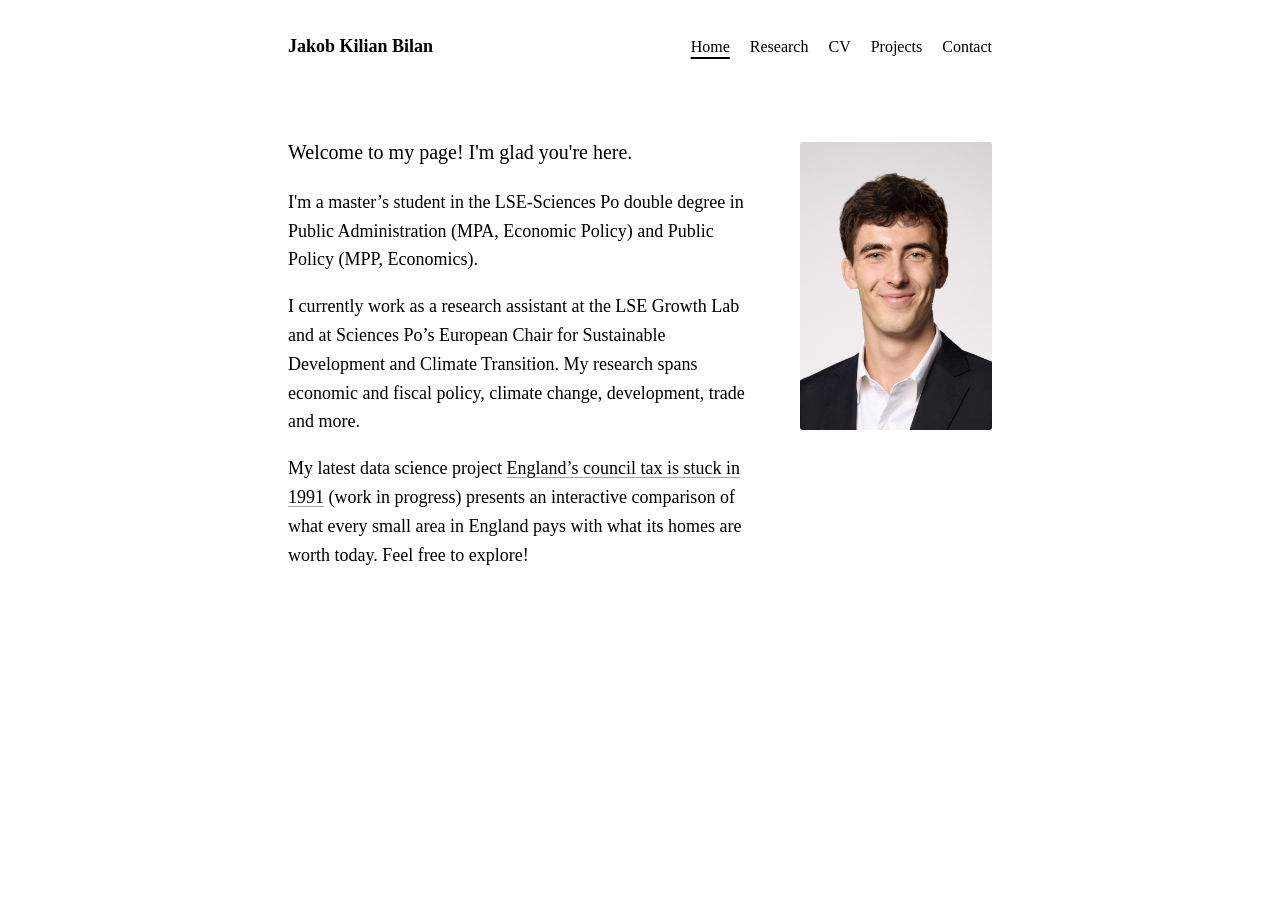
<file: index.html>
<!DOCTYPE html>
<html lang="en">

<head>
    <meta charset="utf-8">
    <meta name="viewport" content="width=device-width, initial-scale=1">
    <title>Jakob Kilian Bilan | MPP Economics, MPA Economic Policy</title>
    <meta name="description" content="Jakob Kilian Bilan studies in the LSE–Sciences Po Double Master’s in Public Policy (MPP, Economics) and Public Administration (MPA, Economic Policy). He works as a research assistant at the LSE Growth Lab and Sciences Po’s European Chair for Sustainable Development and Climate Transition.">
    <meta name="author" content="Jakob Kilian Bilan">
    <link rel="canonical" href="https://jakobbilan.github.io/">
    <meta property="og:type" content="profile">
    <meta property="og:site_name" content="Jakob Kilian Bilan">
    <meta property="og:title" content="Jakob Kilian Bilan">
    <meta property="og:description" content="Jakob Kilian Bilan studies in the LSE–Sciences Po Double Master’s in Public Policy (MPP, Economics) and Public Administration (MPA, Economic Policy). He works as a research assistant at the LSE Growth Lab and Sciences Po’s European Chair for Sustainable Development and Climate Transition.">
    <meta property="og:url" content="https://jakobbilan.github.io/">
    <meta property="og:image" content="https://jakobbilan.github.io/assets/social/site-card.png">
    <meta property="og:image:width" content="1200">
    <meta property="og:image:height" content="630">
    <meta property="og:image:alt" content="Jakob Kilian Bilan (LSE MPA in Economic Policy, Sciences Po MPP in Economics)">
    <meta property="og:locale" content="en_GB">
    <meta name="twitter:card" content="summary_large_image">
    <link rel="icon" href="favicon.ico" sizes="48x48">
    <link rel="icon" href="assets/icons/favicon.svg" type="image/svg+xml">
    <link rel="icon" href="assets/icons/favicon-96.png" type="image/png" sizes="96x96">
    <link rel="apple-touch-icon" href="assets/icons/apple-touch-icon.png">
    <meta name="theme-color" content="#ffffff">
    <script type="application/ld+json">
    {
      "@context": "https://schema.org",
      "@graph": [
        {
          "@type": "Person",
          "@id": "https://jakobbilan.github.io/#person",
          "name": "Jakob Kilian Bilan",
          "alternateName": "Jakob Bilan",
          "givenName": "Jakob",
          "familyName": "Bilan",
          "url": "https://jakobbilan.github.io/",
          "image": "https://jakobbilan.github.io/Jakob_Bilan_LSE.jpg",
          "description": "Jakob Kilian Bilan studies in the LSE–Sciences Po Double Master’s in Public Policy (MPP, Economics) and Public Administration (MPA, Economic Policy). He works as a research assistant at the LSE Growth Lab and Sciences Po’s European Chair for Sustainable Development and Climate Transition.",
          "jobTitle": "Research Assistant",
          "worksFor": [
            {
              "@type": "Organization",
              "name": "LSE Growth Lab",
              "url": "https://www.lse.ac.uk/school-of-public-policy/research/lse-growth-lab"
            },
            {
              "@type": "Organization",
              "name": "European Chair for Sustainable Development and Climate Transition, Sciences Po",
              "url": "https://www.sciencespo.fr/psia/chair-sustainable-development/"
            }
          ],
          "affiliation": [
            {
              "@type": "CollegeOrUniversity",
              "name": "London School of Economics and Political Science",
              "url": "https://www.lse.ac.uk/"
            },
            {
              "@type": "CollegeOrUniversity",
              "name": "Sciences Po",
              "url": "https://www.sciencespo.fr/"
            }
          ],
          "alumniOf": {
            "@type": "CollegeOrUniversity",
            "name": "Freie Universität Berlin",
            "url": "https://www.fu-berlin.de/"
          },
          "knowsAbout": [
            "Economic policy",
            "Climate economics",
            "Climate policy",
            "International development",
            "Public finance",
            "Data visualisation"
          ],
          "sameAs": [
            "https://www.linkedin.com/in/jakob-kilian-bilan-1225412a6/",
            "https://github.com/jakobbilan"
          ]
        },
        {
          "@type": "WebSite",
          "@id": "https://jakobbilan.github.io/#website",
          "url": "https://jakobbilan.github.io/",
          "name": "Jakob Kilian Bilan",
          "inLanguage": "en",
          "publisher": {
            "@id": "https://jakobbilan.github.io/#person"
          },
          "alternateName": "Jakob Bilan"
        },
        {
          "@type": "ProfilePage",
          "@id": "https://jakobbilan.github.io/#page",
          "url": "https://jakobbilan.github.io/",
          "name": "Jakob Kilian Bilan",
          "mainEntity": {
            "@id": "https://jakobbilan.github.io/#person"
          },
          "isPartOf": {
            "@id": "https://jakobbilan.github.io/#website"
          }
        }
      ]
    }
    </script>
    <link rel="stylesheet" href="style.css">
    <style>
        /* Home page only: the name in the header is also the page heading, so it keeps the header's size */
        .home-name {
            margin: 0;
            font-size: inherit;
            font-weight: inherit;
            line-height: inherit;
        }

        /* Portrait, right-hand side. Phones: floats beside the opening lines, text wraps around it */
        main.home {
            display: flow-root;
        }

        .portrait {
            float: right;
            width: 36%;
            max-width: 9.5rem;
            margin: 1.55rem 0 0.75rem 1.25rem;
        }

        .portrait img {
            display: block;
            width: 100%;
            height: auto;
            border-radius: 3px;
        }

        /* Tablets and computers: text in the left column, portrait in its own column on the right */
        @media (min-width: 40rem) {
            main.home {
                display: grid;
                grid-template-columns: minmax(0, 1fr) 12rem;
                column-gap: 2.75rem;
                align-items: start;
            }

            main.home > .intro {
                grid-column: 1;
                grid-row: 1;
            }

            main.home > .portrait {
                grid-column: 2;
                grid-row: 1;
                float: none;
                width: auto;
                max-width: none;
                margin: 1.6rem 0 0;
            }
        }
    </style>
</head>

<body>
    <!-- Site header, same on every page; on this page the name is also the main heading -->
    <header>
        <h1 class="home-name"><a class="site-name" href="index.html">Jakob Kilian Bilan</a></h1>
        <nav>
            <a href="index.html" aria-current="page">Home</a>
            <a href="research.html">Research</a>
            <a href="cv.html">CV</a>
            <a href="projects.html">Projects</a>
            <a href="contact.html">Contact</a>
        </nav>
    </header>

    <main class="home">
        <figure class="portrait">
            <img src="Jakob_Bilan_LSE.jpg" alt="Portrait of Jakob Kilian Bilan" width="668" height="1001" fetchpriority="high" decoding="async">
        </figure>
        <div class="intro">
            <p class="lede">Welcome to my page! I'm glad you're here.</p>
            <p>I'm a master’s student in the LSE-Sciences Po double degree in Public Administration (MPA, Economic Policy) and Public Policy (MPP, Economics).</p>
            <p>I currently work as a research assistant at the LSE Growth Lab and at Sciences Po’s European Chair for Sustainable Development and Climate Transition. My research spans economic and fiscal policy, climate change, development, trade and more.</p>
            <p>My latest data science project <a href="project.html">England’s council tax is stuck in 1991</a> (work in progress) presents an interactive comparison of what every small area in England pays with what its homes are worth today. Feel free to explore!</p>
        </div>
    </main>
</body>
</html>
</file>
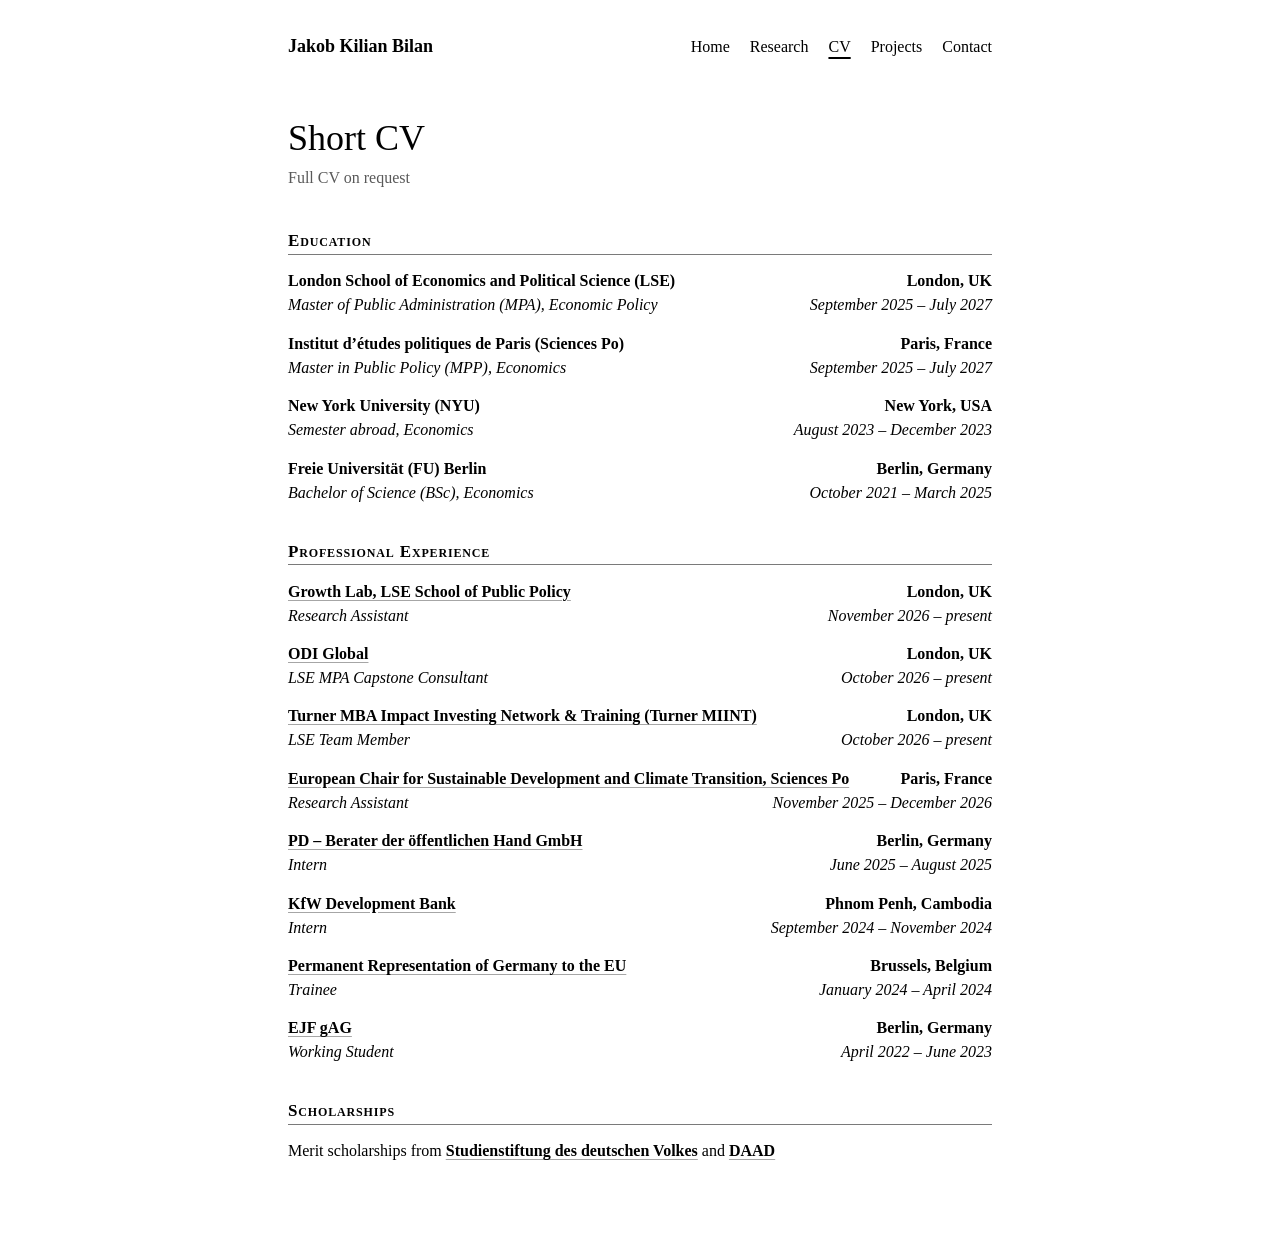
<file: cv.html>
<!DOCTYPE html>
<html lang="en">

<head>
    <meta charset="utf-8">
    <meta name="viewport" content="width=device-width, initial-scale=1">
    <title>CV | Jakob Kilian Bilan</title>
    <!-- Search and sharing -->
    <meta name="description" content="CV of Jakob Kilian Bilan: MPA in Economic Policy at LSE, MPP in Economics at Sciences Po, BSc in Economics from FU Berlin; research and policy roles.">
    <meta name="author" content="Jakob Kilian Bilan">
    <link rel="canonical" href="https://jakobbilan.github.io/cv.html">
    <meta property="og:type" content="profile">
    <meta property="og:site_name" content="Jakob Kilian Bilan">
    <meta property="og:title" content="CV">
    <meta property="og:description" content="CV of Jakob Kilian Bilan: MPA in Economic Policy at LSE, MPP in Economics at Sciences Po, BSc in Economics from FU Berlin; research and policy roles.">
    <meta property="og:url" content="https://jakobbilan.github.io/cv.html">
    <meta property="og:image" content="https://jakobbilan.github.io/assets/social/site-card.png">
    <meta property="og:image:width" content="1200">
    <meta property="og:image:height" content="630">
    <meta property="og:image:alt" content="Jakob Kilian Bilan: economic policy, LSE and Sciences Po">
    <meta property="og:locale" content="en_GB">
    <meta name="twitter:card" content="summary_large_image">
    <link rel="icon" href="favicon.ico" sizes="48x48">
    <link rel="icon" href="assets/icons/favicon.svg" type="image/svg+xml">
    <link rel="icon" href="assets/icons/favicon-96.png" type="image/png" sizes="96x96">
    <link rel="apple-touch-icon" href="assets/icons/apple-touch-icon.png">
    <meta name="theme-color" content="#ffffff">
    <script type="application/ld+json">
    {
      "@context": "https://schema.org",
      "@graph": [
        {
          "@type": "Person",
          "@id": "https://jakobbilan.github.io/#person",
          "name": "Jakob Kilian Bilan",
          "url": "https://jakobbilan.github.io/",
          "sameAs": [
            "https://www.linkedin.com/in/jakob-kilian-bilan-1225412a6/",
            "https://github.com/jakobbilan"
          ]
        },
        {
          "@type": "WebPage",
          "@id": "https://jakobbilan.github.io/cv.html#page",
          "url": "https://jakobbilan.github.io/cv.html",
          "name": "CV",
          "isPartOf": {
            "@id": "https://jakobbilan.github.io/#website"
          },
          "about": {
            "@id": "https://jakobbilan.github.io/#person"
          }
        }
      ]
    }
    </script>
    <link rel="stylesheet" href="style.css">
</head>

<body>
    <!-- Site header, same on every page; aria-current marks this page in the menu -->
    <header>
        <a class="site-name" href="index.html">Jakob Kilian Bilan</a>
        <nav>
            <a href="index.html">Home</a>
            <a href="research.html">Research</a>
            <a href="cv.html" aria-current="page">CV</a>
            <a href="projects.html">Projects</a>
            <a href="contact.html">Contact</a>
        </nav>
    </header>

    <!-- Each entry: organisation | place (bold), then role | dates (italic) -->
    <main class="cv">
        <!-- Page title with a grey note beneath, as on the portfolio page -->
        <hgroup>
            <h1>Short CV</h1>
            <p>Full CV on request</p>
        </hgroup>

        <section>
            <h2>Education</h2>

            <div class="entry">
                <div class="line org"><span>London School of Economics and Political Science (LSE)</span><span>London, UK</span></div>
                <div class="line role"><span>Master of Public Administration (MPA), Economic Policy</span><span>September 2025 – July 2027</span></div>
            </div>

            <div class="entry">
                <div class="line org"><span>Institut d’études politiques de Paris (Sciences Po)</span><span>Paris, France</span></div>
                <div class="line role"><span>Master in Public Policy (MPP), Economics</span><span>September 2025 – July 2027</span></div>
            </div>

            <div class="entry">
                <div class="line org"><span>New York University (NYU)</span><span>New York, USA</span></div>
                <div class="line role"><span>Semester abroad, Economics</span><span>August 2023 – December 2023</span></div>
            </div>

            <div class="entry">
                <div class="line org"><span>Freie Universität (FU) Berlin</span><span>Berlin, Germany</span></div>
                <div class="line role"><span>Bachelor of Science (BSc), Economics</span><span>October 2021 – March 2025</span></div>
            </div>
        </section>

        <section>
            <h2>Professional Experience</h2>

            <div class="entry">
                <div class="line org"><a href="https://www.lse.ac.uk/school-of-public-policy/research/lse-growth-lab">Growth Lab, LSE School of Public Policy</a><span>London, UK</span></div>
                <div class="line role"><span>Research Assistant</span><span>November 2026 – present</span></div>
            </div>

            <div class="entry">
                <div class="line org"><a href="https://odi.org/">ODI Global</a><span>London, UK</span></div>
                <div class="line role"><span>LSE MPA Capstone Consultant</span><span>October 2026 – present</span></div>
            </div>

            <div class="entry">
                <div class="line org"><a href="https://www.turnermiint.org/">Turner MBA Impact Investing Network &amp; Training (Turner MIINT)</a><span>London, UK</span></div>
                <div class="line role"><span>LSE Team Member</span><span>October 2026 – present</span></div>
            </div>

            <div class="entry">
                <div class="line org"><a href="https://www.sciencespo.fr/psia/chair-sustainable-development/">European Chair for Sustainable Development and Climate Transition, Sciences Po</a><span>Paris, France</span></div>
                <div class="line role"><span>Research Assistant</span><span>November 2025 – December 2026</span></div>
            </div>

            <div class="entry">
                <div class="line org"><a href="https://www.pd-g.de/en/">PD – Berater der öffentlichen Hand GmbH</a><span>Berlin, Germany</span></div>
                <div class="line role"><span>Intern</span><span>June 2025 – August 2025</span></div>
            </div>

            <div class="entry">
                <div class="line org"><a href="https://www.kfw-entwicklungsbank.de/International-financing/KfW-Entwicklungsbank/">KfW Development Bank</a><span>Phnom Penh, Cambodia</span></div>
                <div class="line role"><span>Intern</span><span>September 2024 – November 2024</span></div>
            </div>

            <div class="entry">
                <div class="line org"><a href="https://bruessel-eu.diplo.de/eu-en">Permanent Representation of Germany to the EU</a><span>Brussels, Belgium</span></div>
                <div class="line role"><span>Trainee</span><span>January 2024 – April 2024</span></div>
            </div>

            <div class="entry">
                <div class="line org"><a href="https://www.ejf.de/">EJF gAG</a><span>Berlin, Germany</span></div>
                <div class="line role"><span>Working Student</span><span>April 2022 – June 2023</span></div>
            </div>
        </section>

        <section>
            <h2>Scholarships</h2>
            <p>Merit scholarships from <a href="https://www.studienstiftung.de/en"><strong>Studienstiftung des deutschen Volkes</strong></a> and <a href="https://www.daad.de/en/"><strong>DAAD</strong></a></p>
        </section>
    </main>
</body>
</html>
</file>
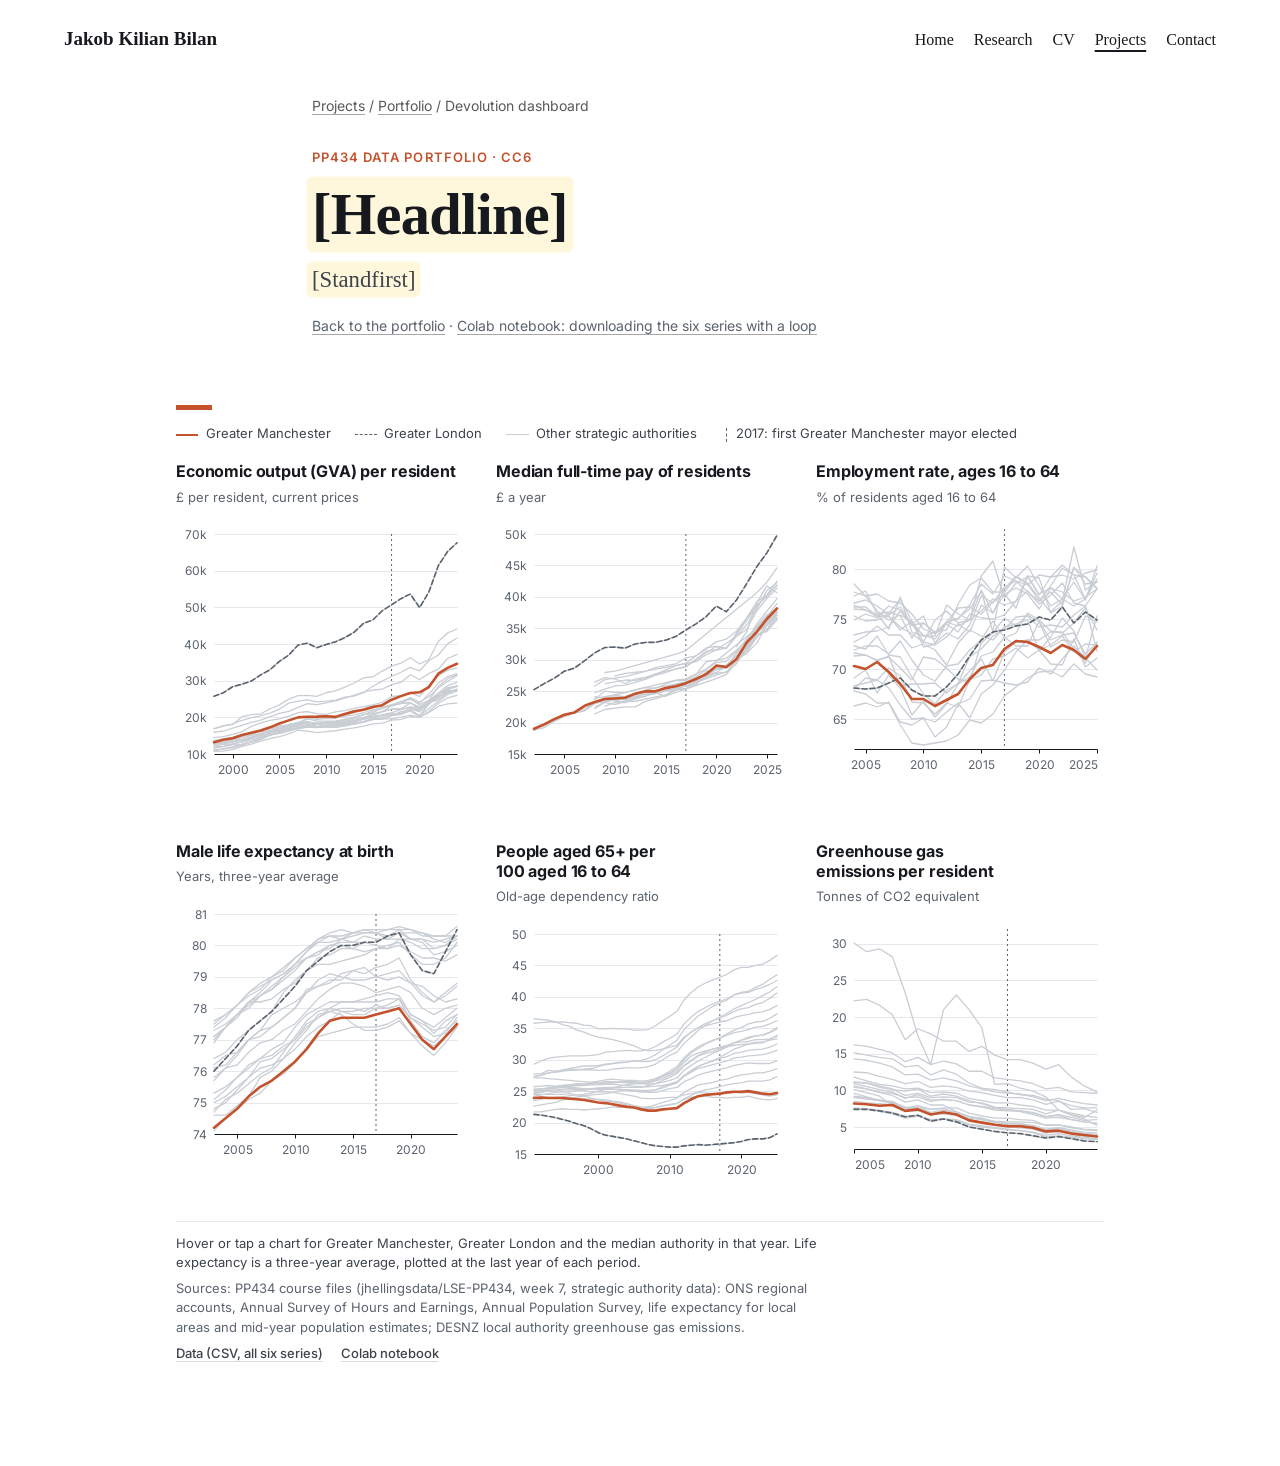
<file: DevolutionDashboard.html>
<!DOCTYPE html>
<html lang="en-GB">
<head>
    <meta charset="utf-8">
    <meta name="viewport" content="width=device-width, initial-scale=1">
    <title>Devolution dashboard | Jakob Kilian Bilan</title>
    <meta name="description" content="PP434 portfolio, CC6: Greater Manchester among England's strategic authorities, six indicators.">
    <meta name="author" content="Jakob Kilian Bilan">
    <link rel="canonical" href="https://jakobbilan.github.io/DevolutionDashboard.html">
    <link rel="icon" href="favicon.ico" sizes="48x48">
    <link rel="icon" href="assets/icons/favicon.svg" type="image/svg+xml">
    <link rel="icon" href="assets/icons/favicon-96.png" type="image/png" sizes="96x96">
    <link rel="apple-touch-icon" href="assets/icons/apple-touch-icon.png">
    <meta name="theme-color" content="#ffffff">
    <link rel="preload" href="project/fonts/inter-latin-wght-normal.woff2" as="font" type="font/woff2" crossorigin>
    <!-- Same design as the project page: site styles, project styles, then the portfolio's additions -->
    <link rel="stylesheet" href="style.css">
    <link rel="stylesheet" href="project/css/project.css">
    <link rel="stylesheet" href="css/portfolio.css">
    <!-- Vega, Vega-Lite and vega-embed: the project page's pinned copies, served from this repository -->
    <script src="project/vendor/vega-5.33.1.min.js" defer></script>
    <script src="project/vendor/vega-lite-5.23.0.min.js" defer></script>
    <script src="project/vendor/vega-embed-6.29.0.min.js" defer></script>
</head>
<body class="project-page">
    <div class="progress" aria-hidden="true"></div>
    <!-- Site header, same on every page; aria-current marks Projects, the parent page -->
    <header>
        <a class="site-name" href="index.html">Jakob Kilian Bilan</a>
        <nav>
            <a href="index.html">Home</a>
            <a href="research.html">Research</a>
            <a href="cv.html">CV</a>
            <a href="projects.html" aria-current="true">Projects</a>
            <a href="contact.html">Contact</a>
        </nav>
    </header>
    <main class="project portfolio" id="top">
        <div class="hero">
            <p class="breadcrumb"><a href="projects.html">Projects</a> / <a href="portfolio.html">Portfolio</a> / Devolution dashboard</p>
            <p class="kicker">PP434 data portfolio · CC6</p>
            <h1><span class="draft">[Headline]</span></h1>
            <p class="standfirst"><span class="draft">[Standfirst]</span></p>
            <p class="byline"><a href="portfolio.html#cc6">Back to the portfolio</a> ·
                <a href="https://colab.research.google.com/drive/1u_sDdEF_oGuNeZIoCYr9Q37NAkil97ks?usp=sharing" class="notebook">Colab notebook: downloading the six series with a loop</a></p>
        </div>
        <figure class="chart wide dash" aria-label="Six indicators for England's strategic authorities">
            <p class="dash-key">
                <span><span class="swatch"></span>Greater Manchester</span>
                <span><span class="swatch london"></span>Greater London</span>
                <span><span class="swatch others"></span>Other strategic authorities</span>
                <span><span class="swatch mayor"></span>2017: first Greater Manchester mayor elected</span>
            </p>
            <!-- Six places for charts, c1 to c6, filled by the loop below -->
            <div class="dash-grid">
                <div class="dash-cell">
                    <div class="chart-head">
                        <h3 class="chart-title" id="title-c1"></h3>
                        <p class="chart-subtitle" id="unit-c1"></p>
                    </div>
                    <div class="chart-body" id="c1" data-height="220 220" role="img" aria-labelledby="title-c1"></div>
                </div>
                <div class="dash-cell">
                    <div class="chart-head">
                        <h3 class="chart-title" id="title-c2"></h3>
                        <p class="chart-subtitle" id="unit-c2"></p>
                    </div>
                    <div class="chart-body" id="c2" data-height="220 220" role="img" aria-labelledby="title-c2"></div>
                </div>
                <div class="dash-cell">
                    <div class="chart-head">
                        <h3 class="chart-title" id="title-c3"></h3>
                        <p class="chart-subtitle" id="unit-c3"></p>
                    </div>
                    <div class="chart-body" id="c3" data-height="220 220" role="img" aria-labelledby="title-c3"></div>
                </div>
                <div class="dash-cell">
                    <div class="chart-head">
                        <h3 class="chart-title" id="title-c4"></h3>
                        <p class="chart-subtitle" id="unit-c4"></p>
                    </div>
                    <div class="chart-body" id="c4" data-height="220 220" role="img" aria-labelledby="title-c4"></div>
                </div>
                <div class="dash-cell">
                    <div class="chart-head">
                        <h3 class="chart-title" id="title-c5"></h3>
                        <p class="chart-subtitle" id="unit-c5"></p>
                    </div>
                    <div class="chart-body" id="c5" data-height="220 220" role="img" aria-labelledby="title-c5"></div>
                </div>
                <div class="dash-cell">
                    <div class="chart-head">
                        <h3 class="chart-title" id="title-c6"></h3>
                        <p class="chart-subtitle" id="unit-c6"></p>
                    </div>
                    <div class="chart-body" id="c6" data-height="220 220" role="img" aria-labelledby="title-c6"></div>
                </div>
            </div>
            <footer class="chart-foot">
                <p class="chart-key">Hover or tap a chart for Greater Manchester, Greater London and the median authority in that year. Life expectancy is a three-year average, plotted at the last year of each period.</p>
                <p>Sources: PP434 course files (jhellingsdata/LSE-PP434, week 7, strategic authority data): ONS regional accounts, Annual Survey of Hours and Earnings, Annual Population Survey, life expectancy for local areas and mid-year population estimates; DESNZ local authority greenhouse gas emissions.</p>
                <p class="chart-actions">
                    <a href="data/cc9_strategic_authorities.csv" download>Data (CSV, all six series)</a>
                    <a href="https://colab.research.google.com/drive/1u_sDdEF_oGuNeZIoCYr9Q37NAkil97ks?usp=sharing">Colab notebook</a>
                </p>
            </footer>
        </figure>
    </main>
    <script>
        // 1. WHERE THE SIX JSON FILES ARE: raw GitHub links to the files saved by the Python loop,
        //    with the local data folder as a fallback.
        const RAW_BASE = "https://raw.githubusercontent.com/jakobbilan/jakobbilan.github.io/main/data/devolution/";
        const LOCAL_BASE = "data/devolution/";

        // 2. THE LIST TO LOOP OVER: one entry per chart
        const SERIES = [
            { file: "gva_per_head.json",         title: "Economic output (GVA) per resident",    unit: "£ per resident, current prices" },
            { file: "pay_fulltime.json",         title: "Median full-time pay of residents",     unit: "£ a year" },
            { file: "employment_rate.json",      title: "Employment rate, ages 16 to 64",        unit: "% of residents aged 16 to 64" },
            { file: "life_expectancy_male.json", title: "Male life expectancy at birth",         unit: "Years, three-year average" },
            { file: "old_age_dependency.json",   title: "People aged 65+ per 100 aged 16 to 64", unit: "Old-age dependency ratio" },
            { file: "emissions_per_head.json",   title: "Greenhouse gas emissions per resident", unit: "Tonnes of CO2 equivalent" }
        ];

        // 3. A TEMPLATE CHART, the same for every series except the data link. Its look (fonts, axes, colours)
        //    comes from the project's theme, project/charts/theme.json, as on the project page.
        const TEMPLATE = {
            "$schema": "https://vega.github.io/schema/vega-lite/v5.json",
            "description": "Line chart of one indicator for England's strategic authorities: Greater Manchester in red, Greater London dashed grey, the others light grey, and a marker at 2017, the first Greater Manchester mayoral election. Hovering shows Greater Manchester, Greater London and the median authority for the nearest year.",
            "width": "container",
            "height": 220,
            "data": { "url": "", "format": { "type": "json", "property": "data" } },
            "encoding": {
                "x": { "field": "year", "type": "quantitative", "title": null, "scale": { "zero": false, "nice": false },
                       "axis": { "format": "d", "tickCount": 4 } },
                "y": { "field": "value", "type": "quantitative", "scale": { "zero": false },
                       "axis": { "labelExpr": "abs(datum.value) >= 10000 ? format(datum.value / 1000, ',.0f') + 'k' : format(datum.value, ',')",
                                 "tickCount": 5, "minExtent": 34 } }
            },
            "layer": [
                { "data": { "values": [{ "year": 2017 }] },
                  "mark": { "type": "rule", "color": "#5b636d", "strokeDash": [2, 3], "strokeWidth": 1 },
                  "encoding": { "y": null } },
                { "mark": { "type": "line", "color": "#c9ced4", "strokeWidth": 1.3 },
                  "encoding": { "detail": { "field": "geo_id" } } },
                { "transform": [{ "filter": "datum.geo_id == 'MSA022'" }],
                  "mark": { "type": "line", "color": "#5b636d", "strokeWidth": 1.6, "strokeDash": [5, 3] } },
                { "transform": [{ "filter": "datum.geo_id == 'MSA001'" }],
                  "mark": { "type": "line", "color": "#c4532d", "strokeWidth": 2.6 } },
                { "transform": [
                    { "joinaggregate": [{ "op": "median", "field": "value", "as": "median" }], "groupby": ["year"] },
                    { "filter": "datum.geo_id == 'MSA001' || datum.geo_id == 'MSA022'" },
                    { "pivot": "geo_id", "value": "value", "groupby": ["year", "date", "median"] },
                    { "calculate": "{'title': datum.date, 'Greater Manchester': format(datum.MSA001, ',.3~r'), 'Greater London': format(datum.MSA022, ',.3~r'), 'Median authority': format(datum.median, ',.3~r')}", "as": "card" }],
                  "mark": { "type": "rule", "color": "#16191d", "strokeWidth": 1 },
                  "params": [{ "name": "hover", "select": { "type": "point", "fields": ["year"], "nearest": true, "on": "pointerover", "clear": "pointerout" } }],
                  "encoding": { "y": null,
                                "opacity": { "condition": { "param": "hover", "empty": false, "value": 1 }, "value": 0 },
                                "tooltip": { "field": "card", "type": "nominal" } } }
            ]
        };

        // Same embed options as the project page: no menu, £ number formats, the project's tooltip style
        const OPTIONS = {
            renderer: "svg",
            actions: false,
            formatLocale: { decimal: ".", thousands: ",", grouping: [3], currency: ["£", ""] },
            tooltip: { theme: "custom" }
        };

        // Use the raw GitHub files if they can be reached, otherwise the local folder
        async function pickBase() {
            try {
                const response = await fetch(RAW_BASE + SERIES[0].file, { method: "HEAD" });
                if (response.ok) return RAW_BASE;
            } catch (err) { /* offline or blocked */ }
            console.warn("Raw GitHub files not reachable; using " + LOCAL_BASE);
            return LOCAL_BASE;
        }

        // 4. THE LOOP: one embed call, run once per series (six times)
        async function drawDashboard() {
            const base = await pickBase();
            const theme = await fetch("project/charts/theme.json").then(r => (r.ok ? r.json() : {})).catch(() => ({}));
            for (let i = 0; i < SERIES.length; i++) {
                const spec = structuredClone(TEMPLATE);              // a fresh copy for each chart
                spec.data.url = base + SERIES[i].file;
                document.getElementById(`title-c${i + 1}`).textContent = SERIES[i].title;
                document.getElementById(`unit-c${i + 1}`).textContent = SERIES[i].unit;
                vegaEmbed(`#c${i + 1}`, spec, Object.assign({ config: theme }, OPTIONS))
                    .catch(err => console.error(`chart ${i + 1}`, err));
            }
        }

        // Tooltips on touch screens close on scroll and with Escape, as on the project page
        function hideTooltips() {
            document.querySelectorAll("#vg-tooltip-element.visible, .vg-tooltip.visible").forEach(tip => tip.classList.remove("visible"));
        }
        window.addEventListener("scroll", hideTooltips, { passive: true });
        document.addEventListener("keydown", event => { if (event.key === "Escape") hideTooltips(); });

        // the Vega scripts load with "defer", so start once the page is parsed
        document.addEventListener("DOMContentLoaded", drawDashboard);

        // For the author, in the browser console: text still marked as draft
        document.addEventListener("DOMContentLoaded", () => {
            const drafts = document.querySelectorAll(".draft");
            if (drafts.length) console.warn(drafts.length + " passages still marked as draft:", [...drafts].map(d => d.textContent.trim()).join(" "));
        });
    </script>
</body>
</html>
</file>
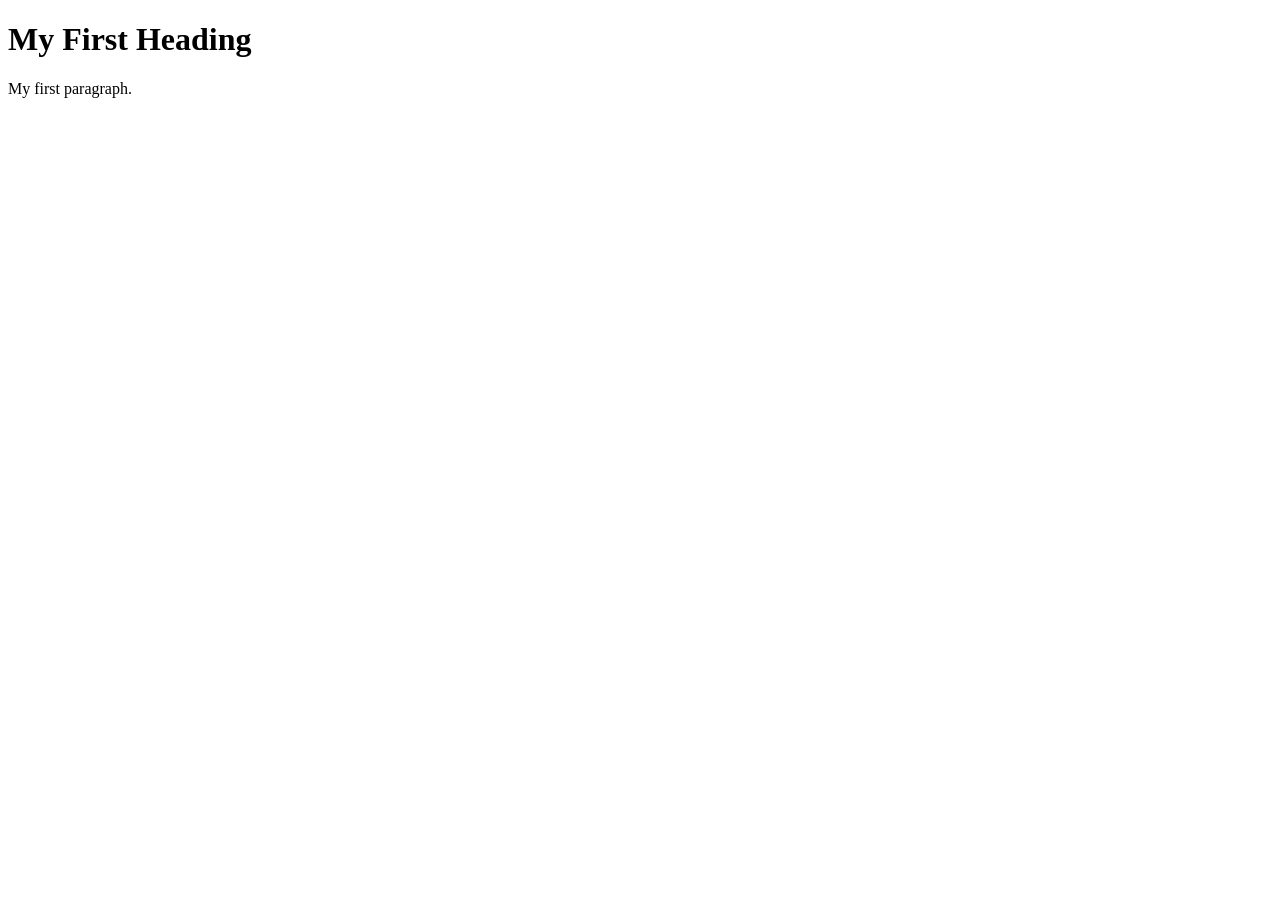
<file: Example1.html>
<!DOCTYPE html>
<html>

<!-- Richard Davies, Data Science -->

<!-- Commenting you code is vital, vital, vital -->
<!-- This is how you add comments to HTML -->

<!-- You can also include
multi - line comments
if you find that useful -->

<!-- To comment something out, use the short-cut CTRL & the "/" key (command + "/" on Mac)-->

<!-- HTML files have two fundamental parts. (1) The head, (2) The body -->

<!-- The head contains things that you do not see on the page -->

<head>
    <title>Page Title</title>
</head>

<!-- The body contains thigs you see -->
<!-- Most elements both open and close, with the content in the middle -->
<!-- Indenting is optional, but helps with readability -->
<body>
    <h1>My First Heading</h1>
    <p>My first paragraph.</p>
</body>
</html>
</file>
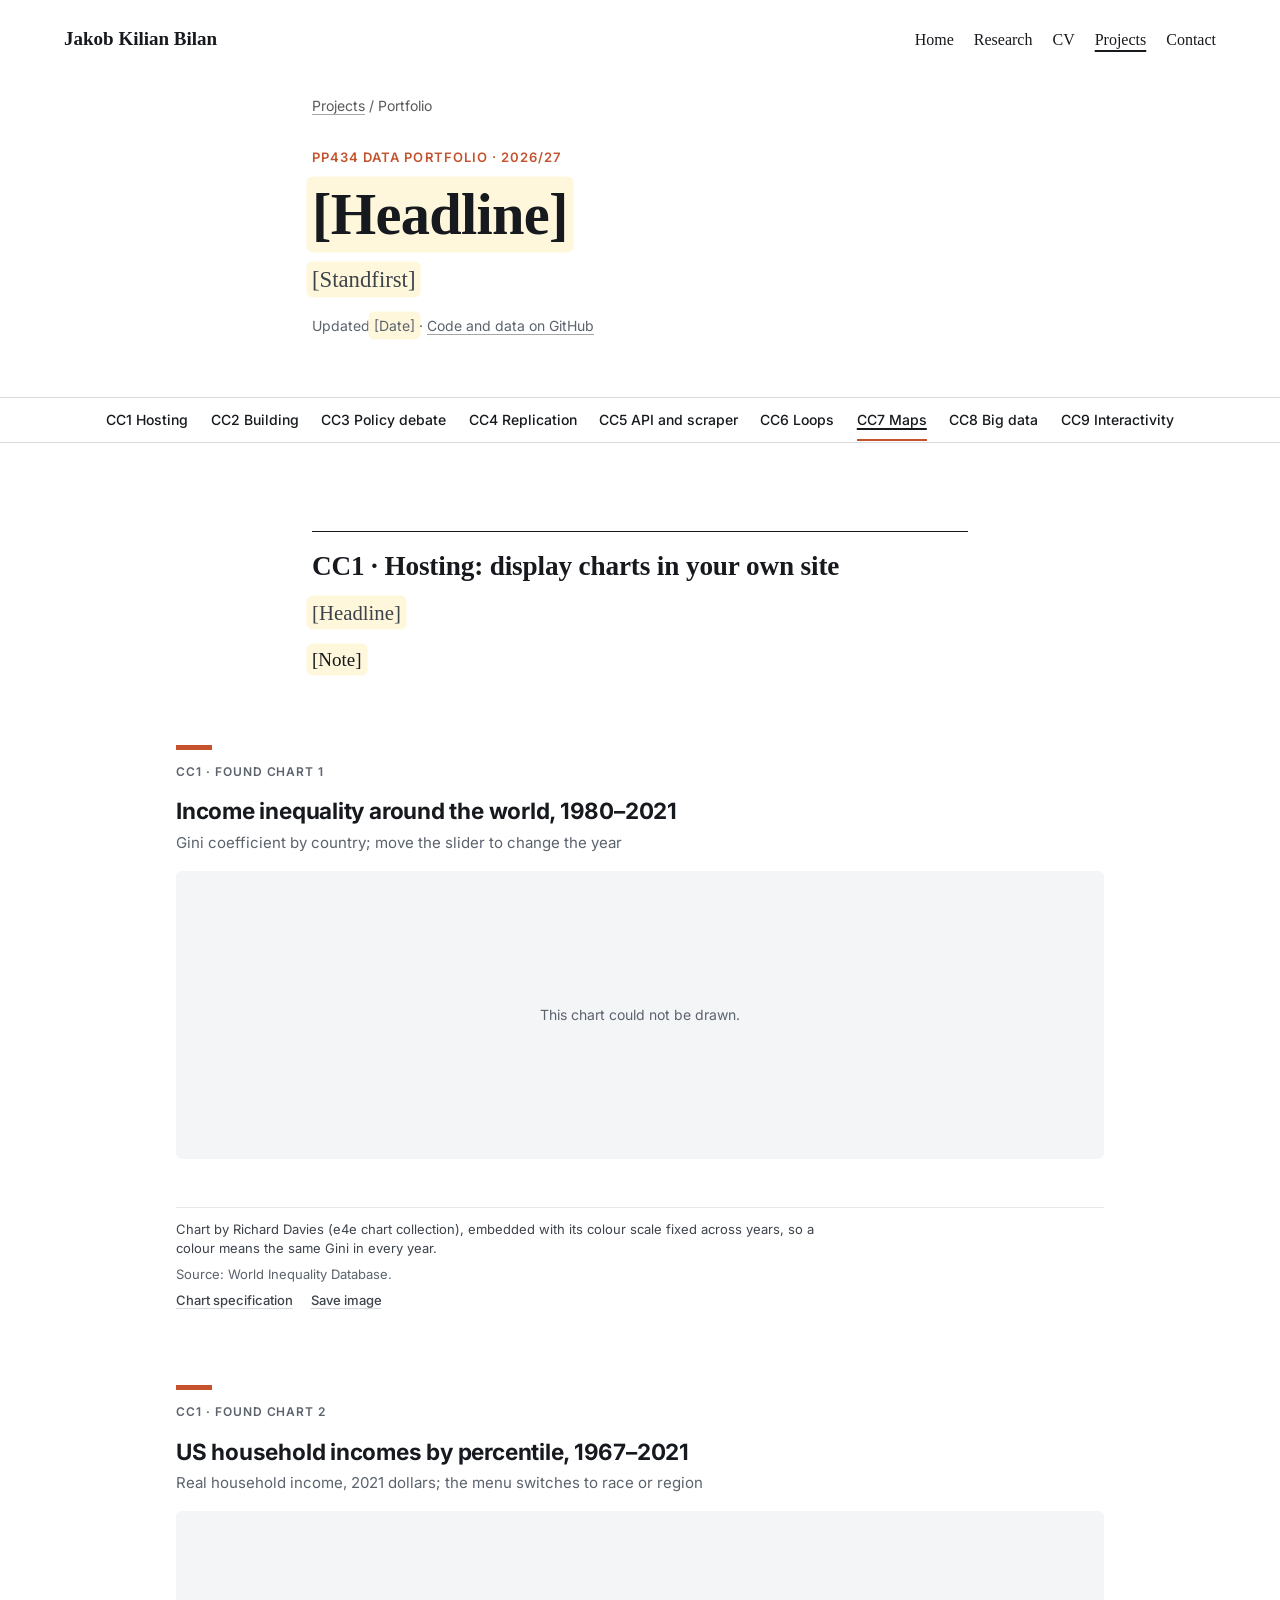
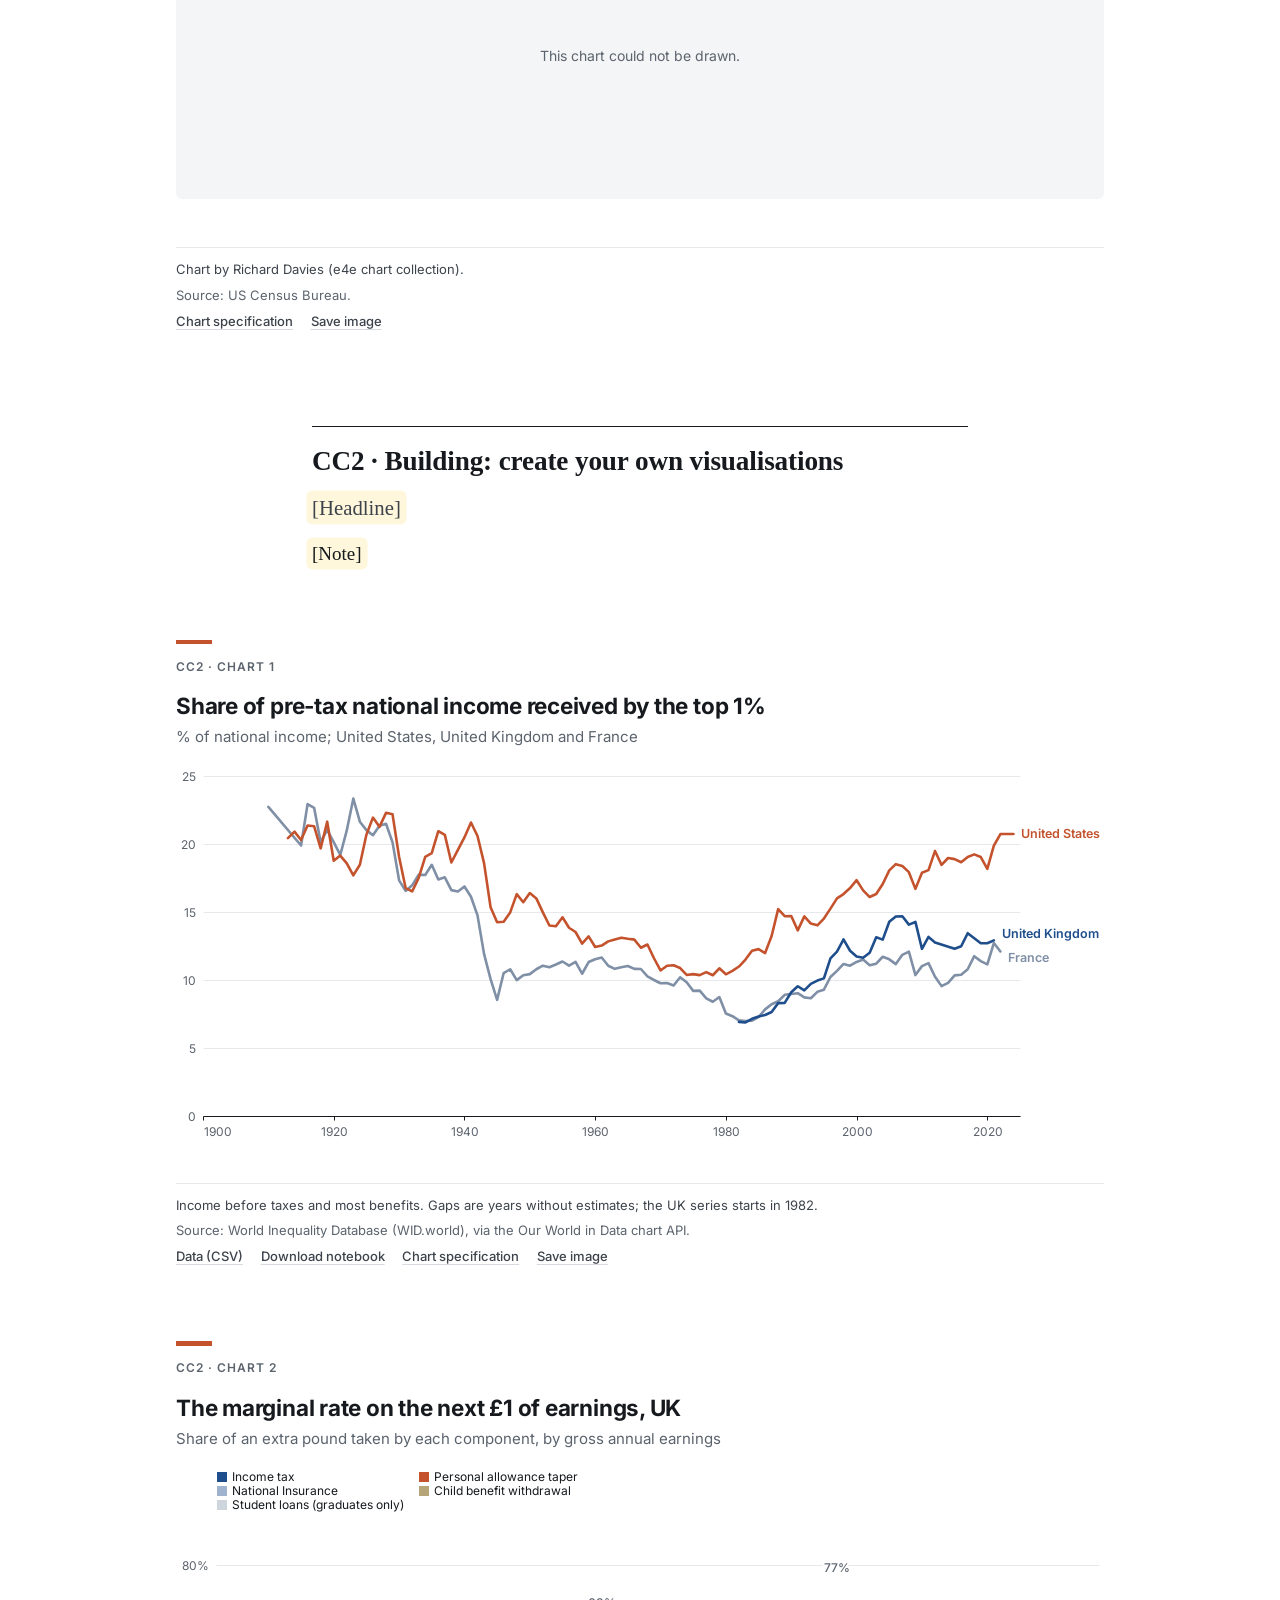
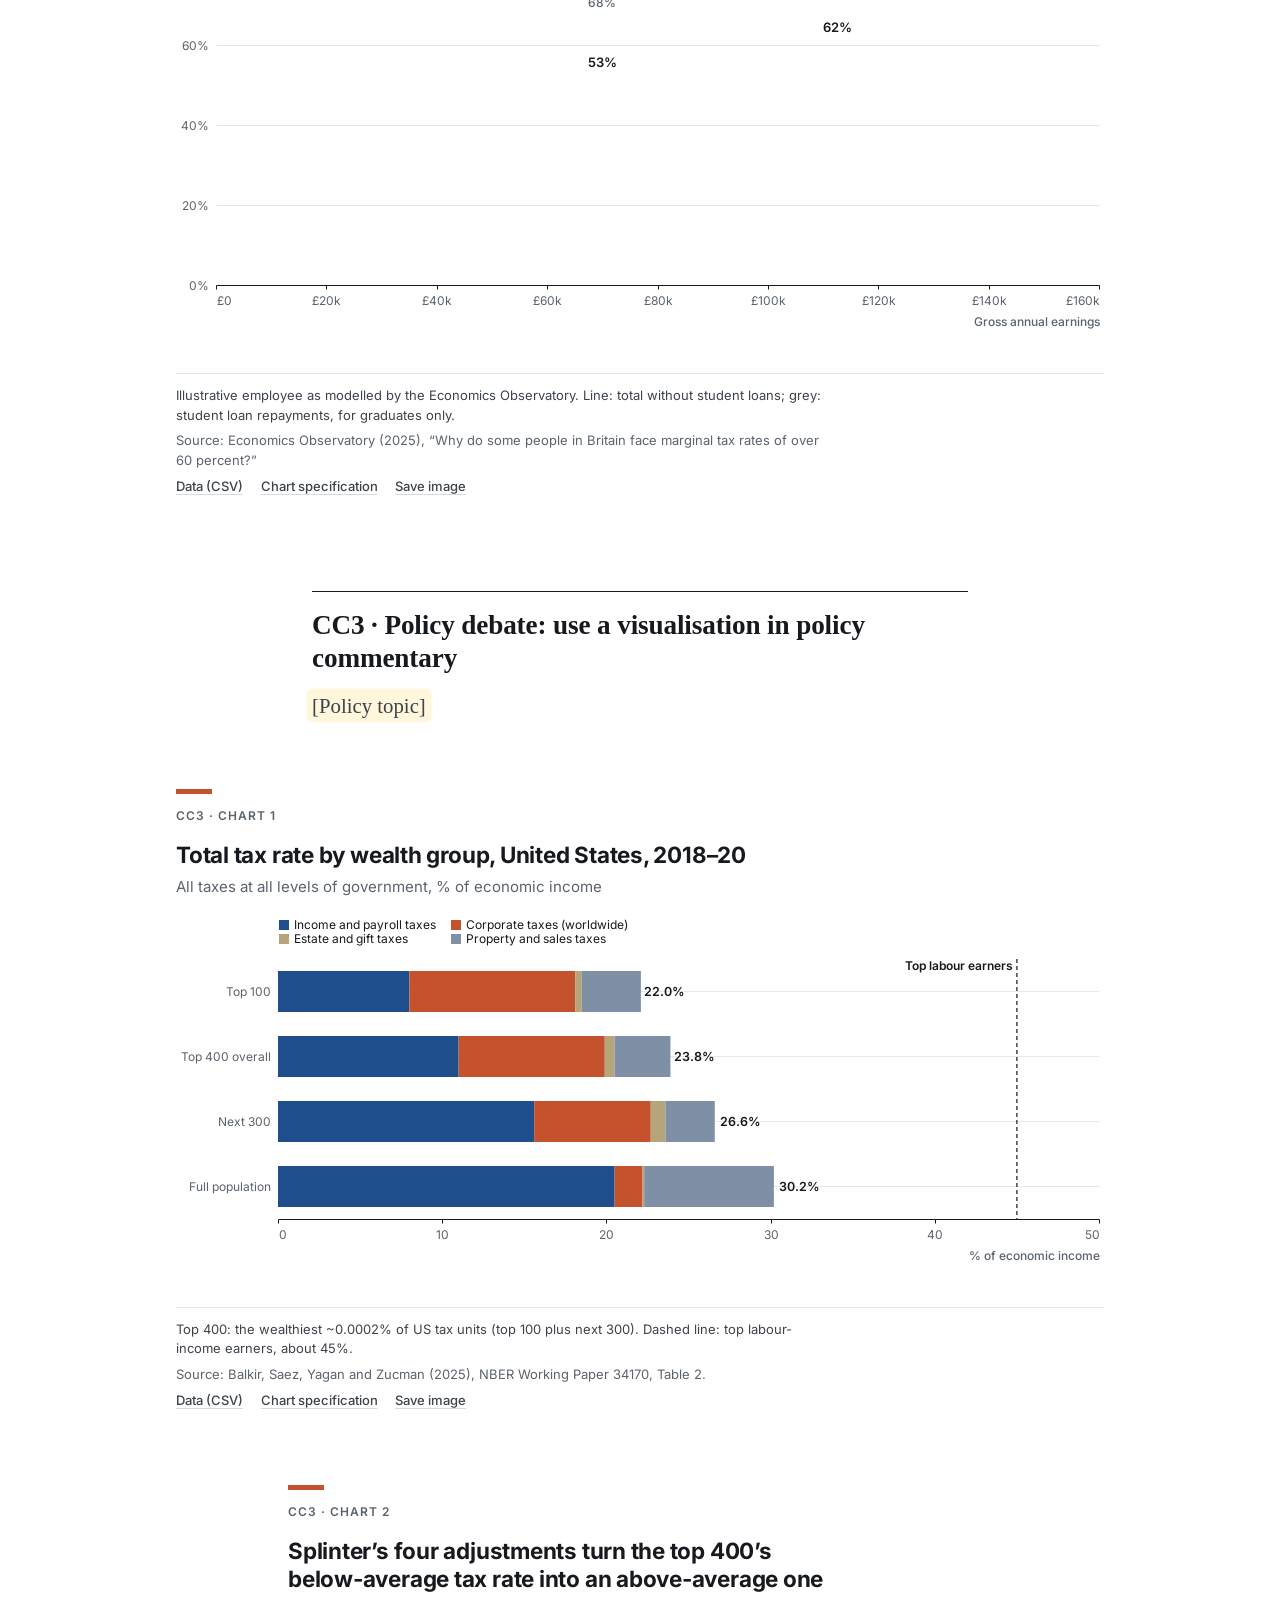
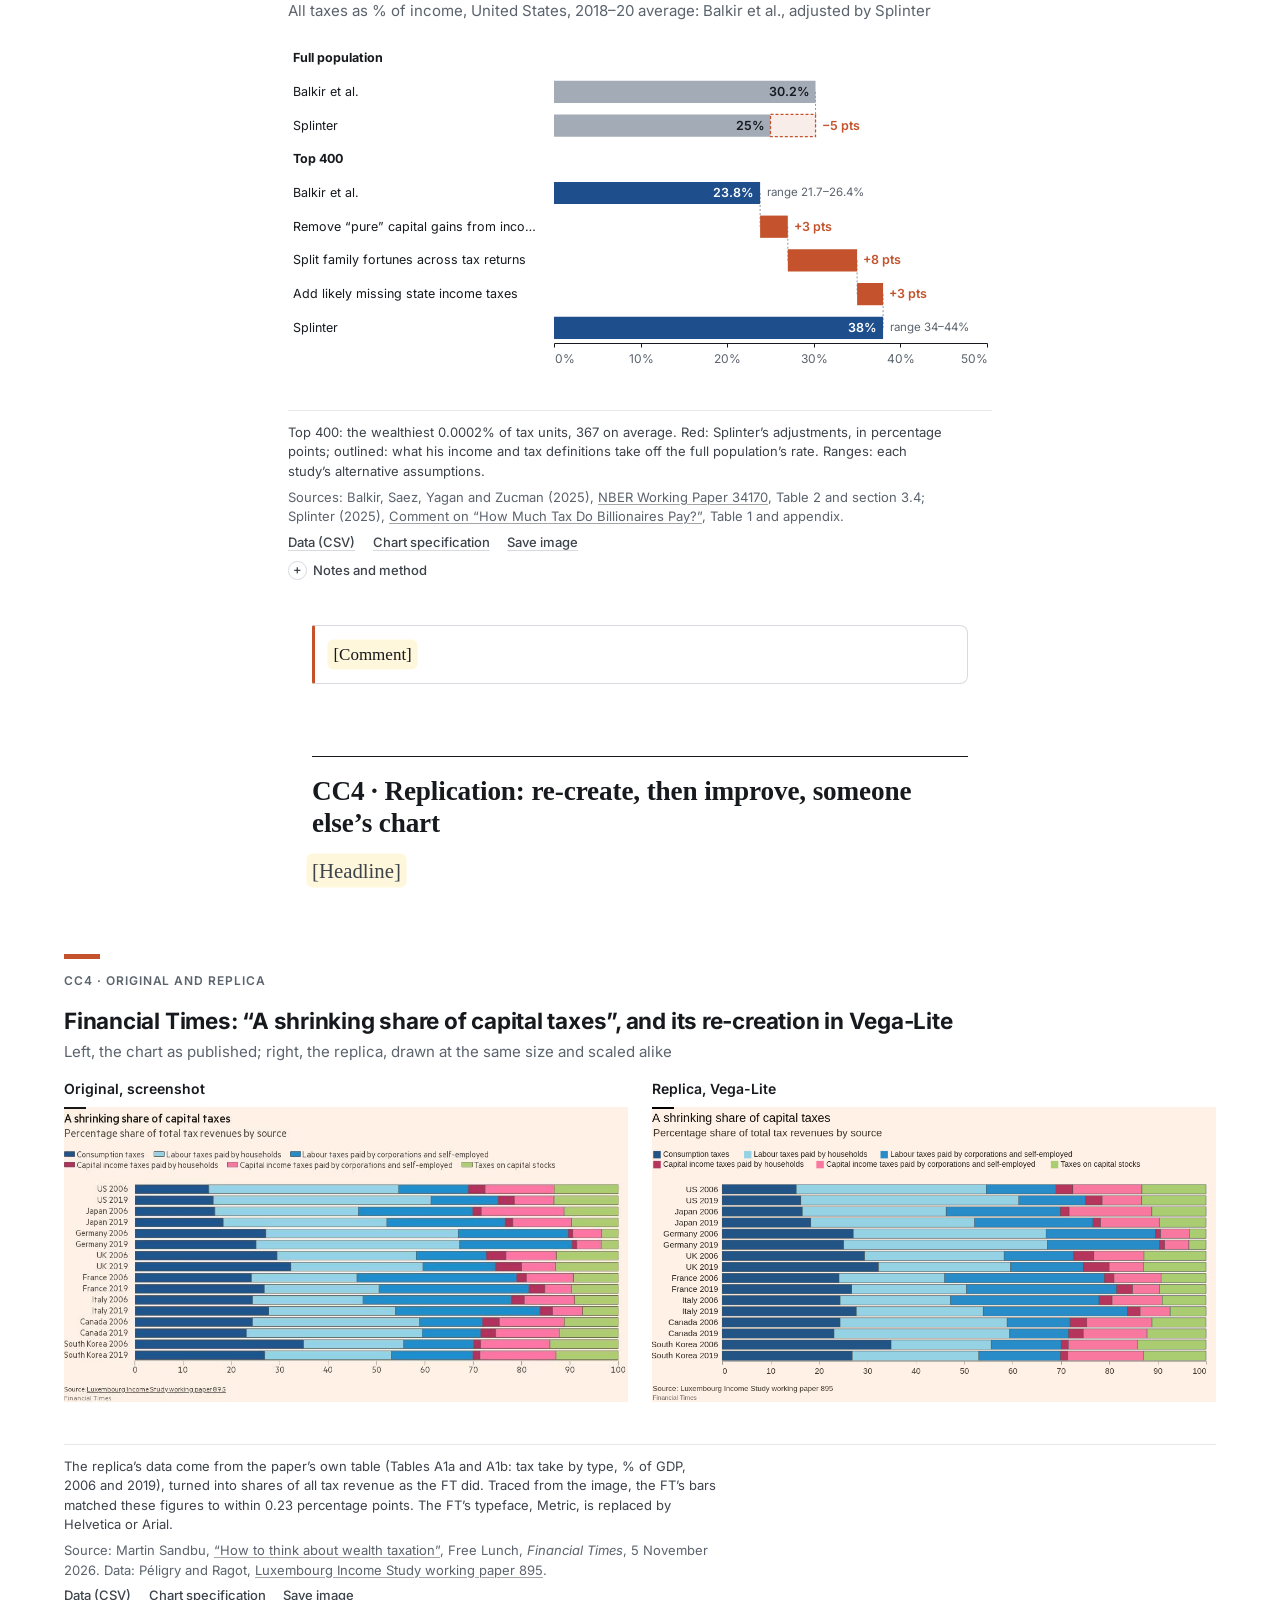
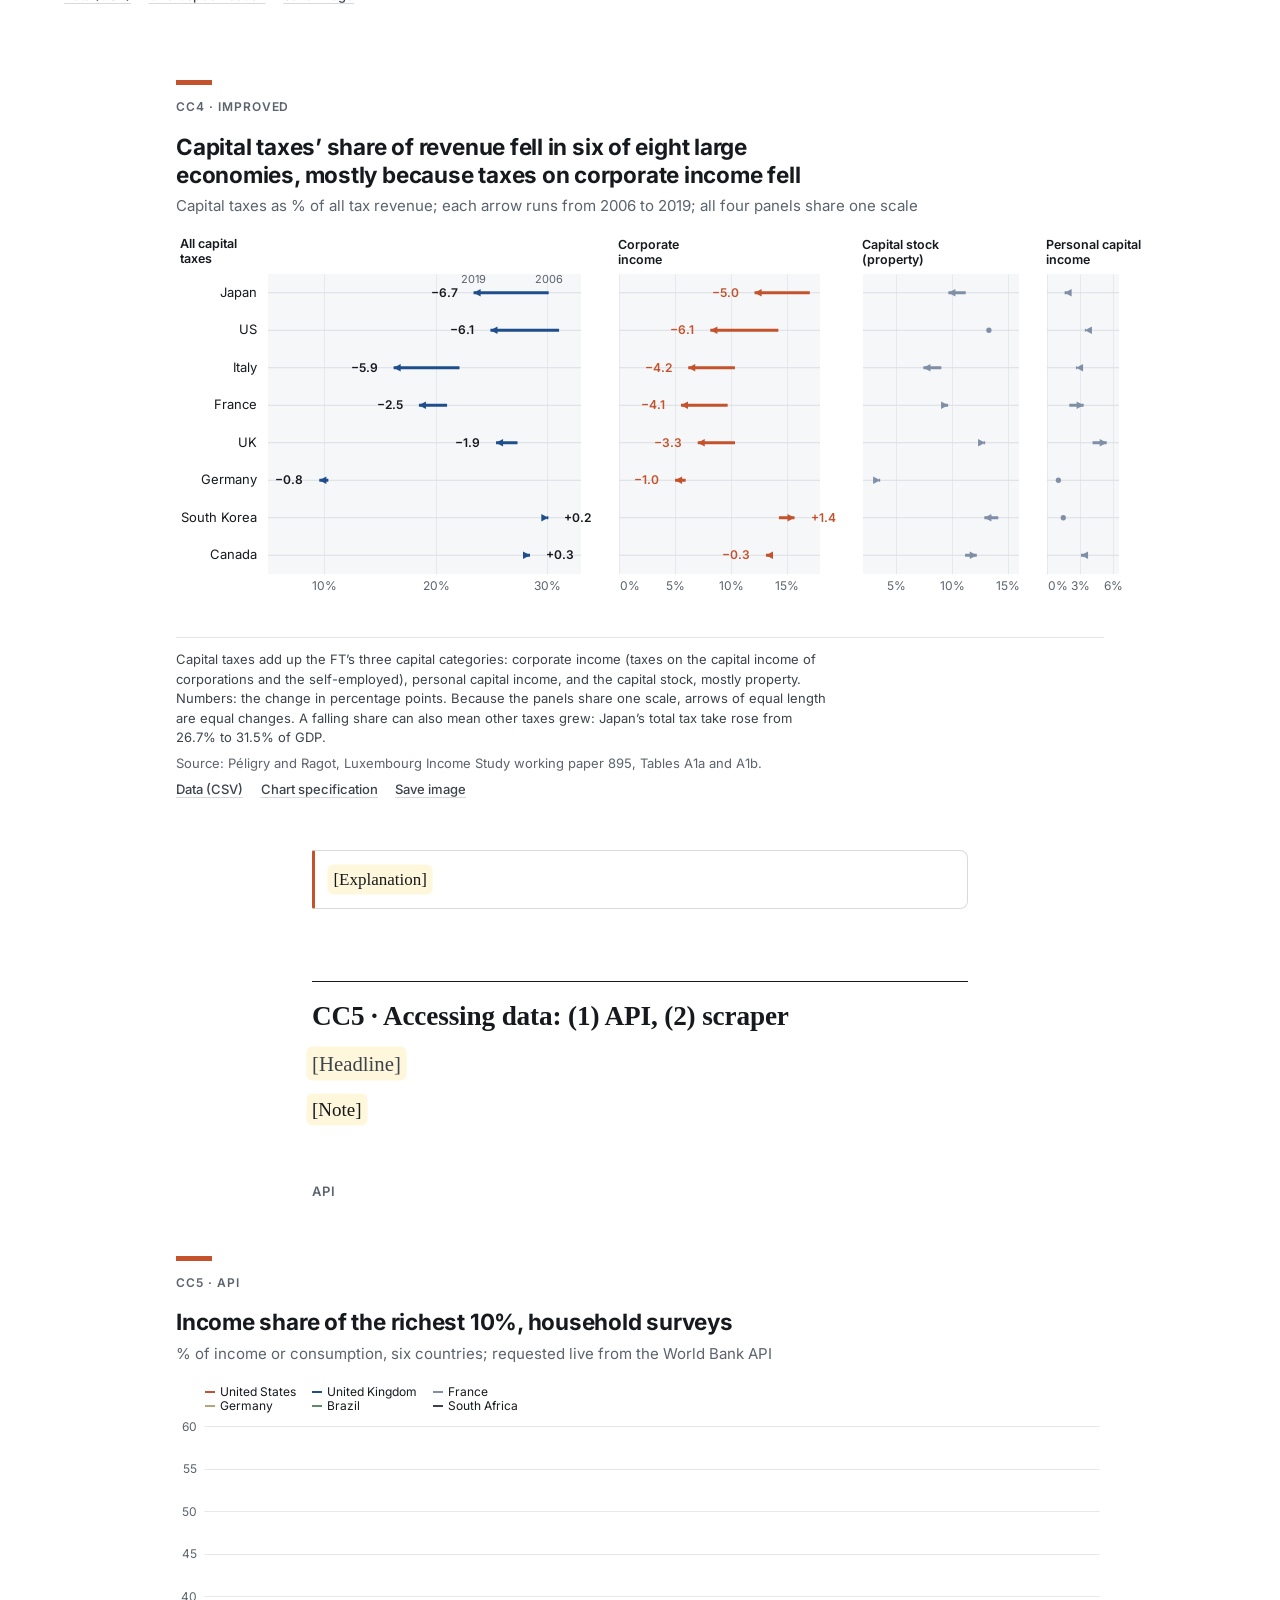
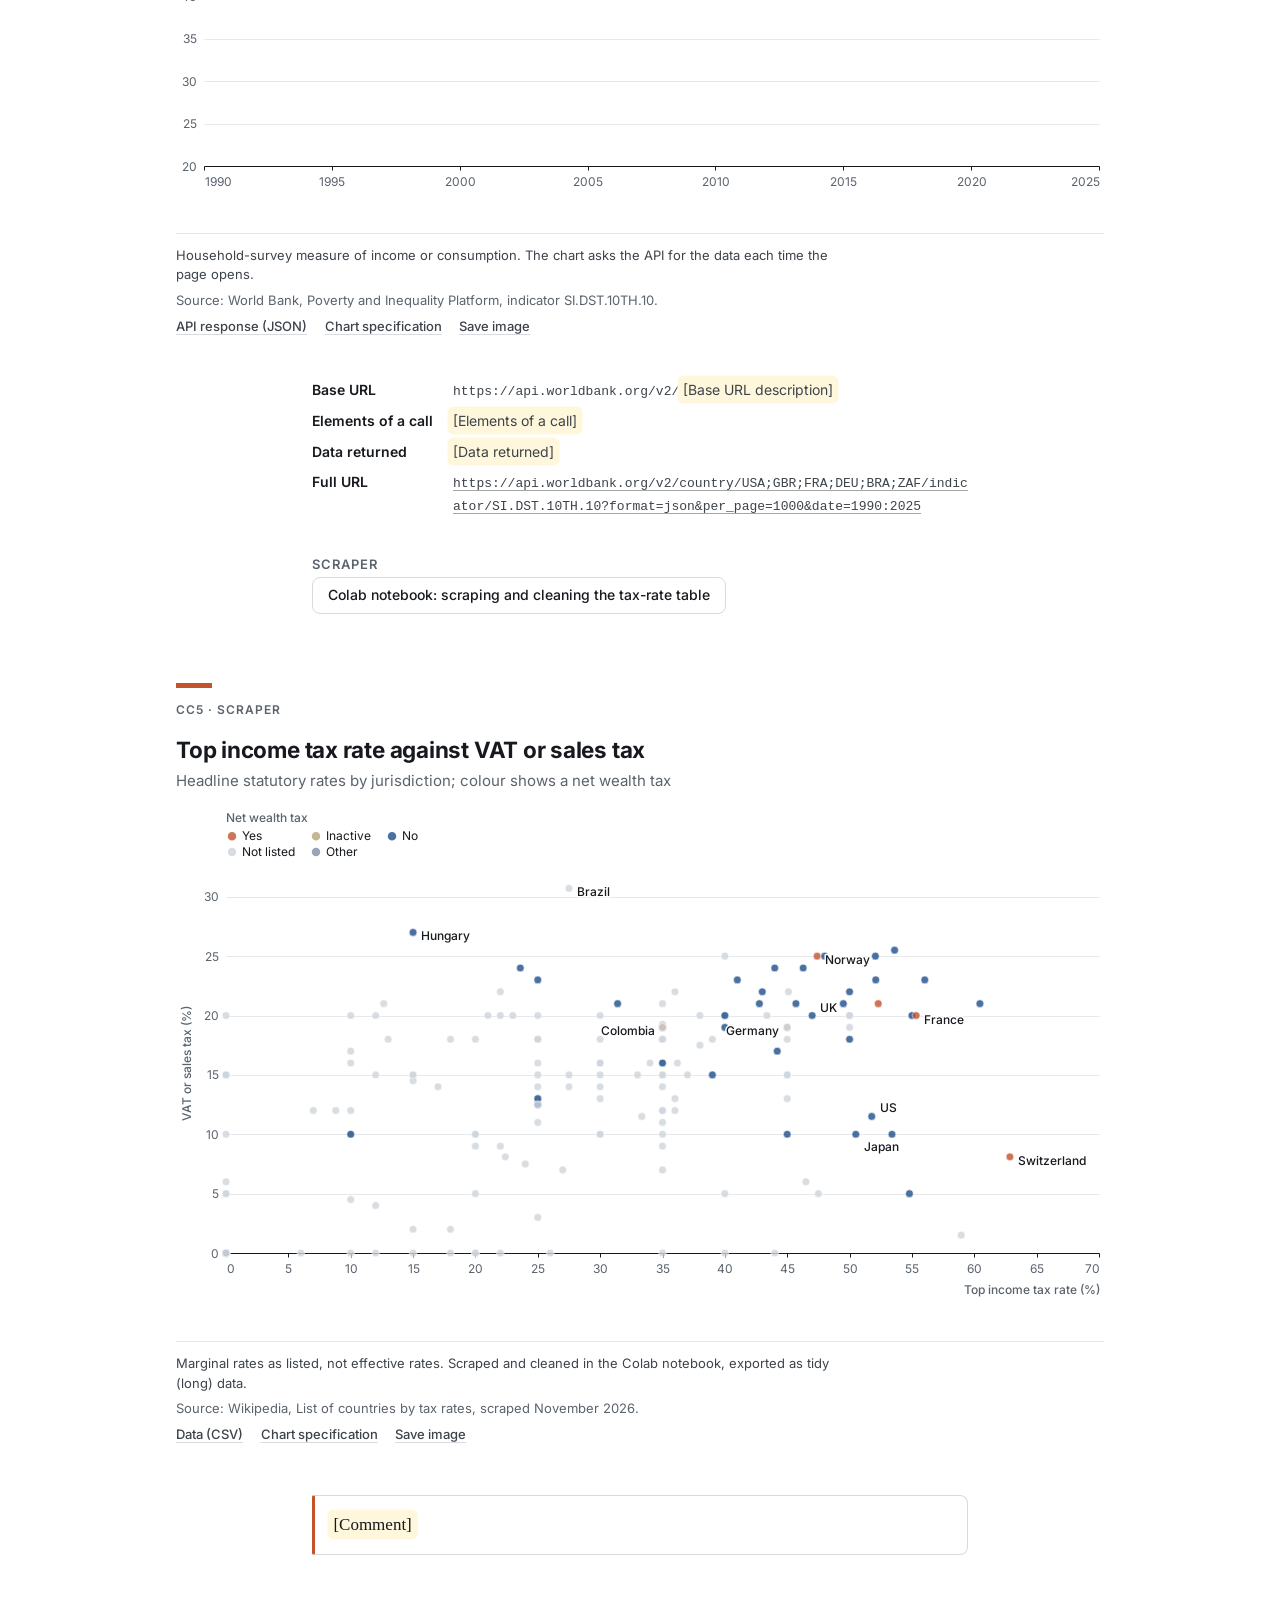
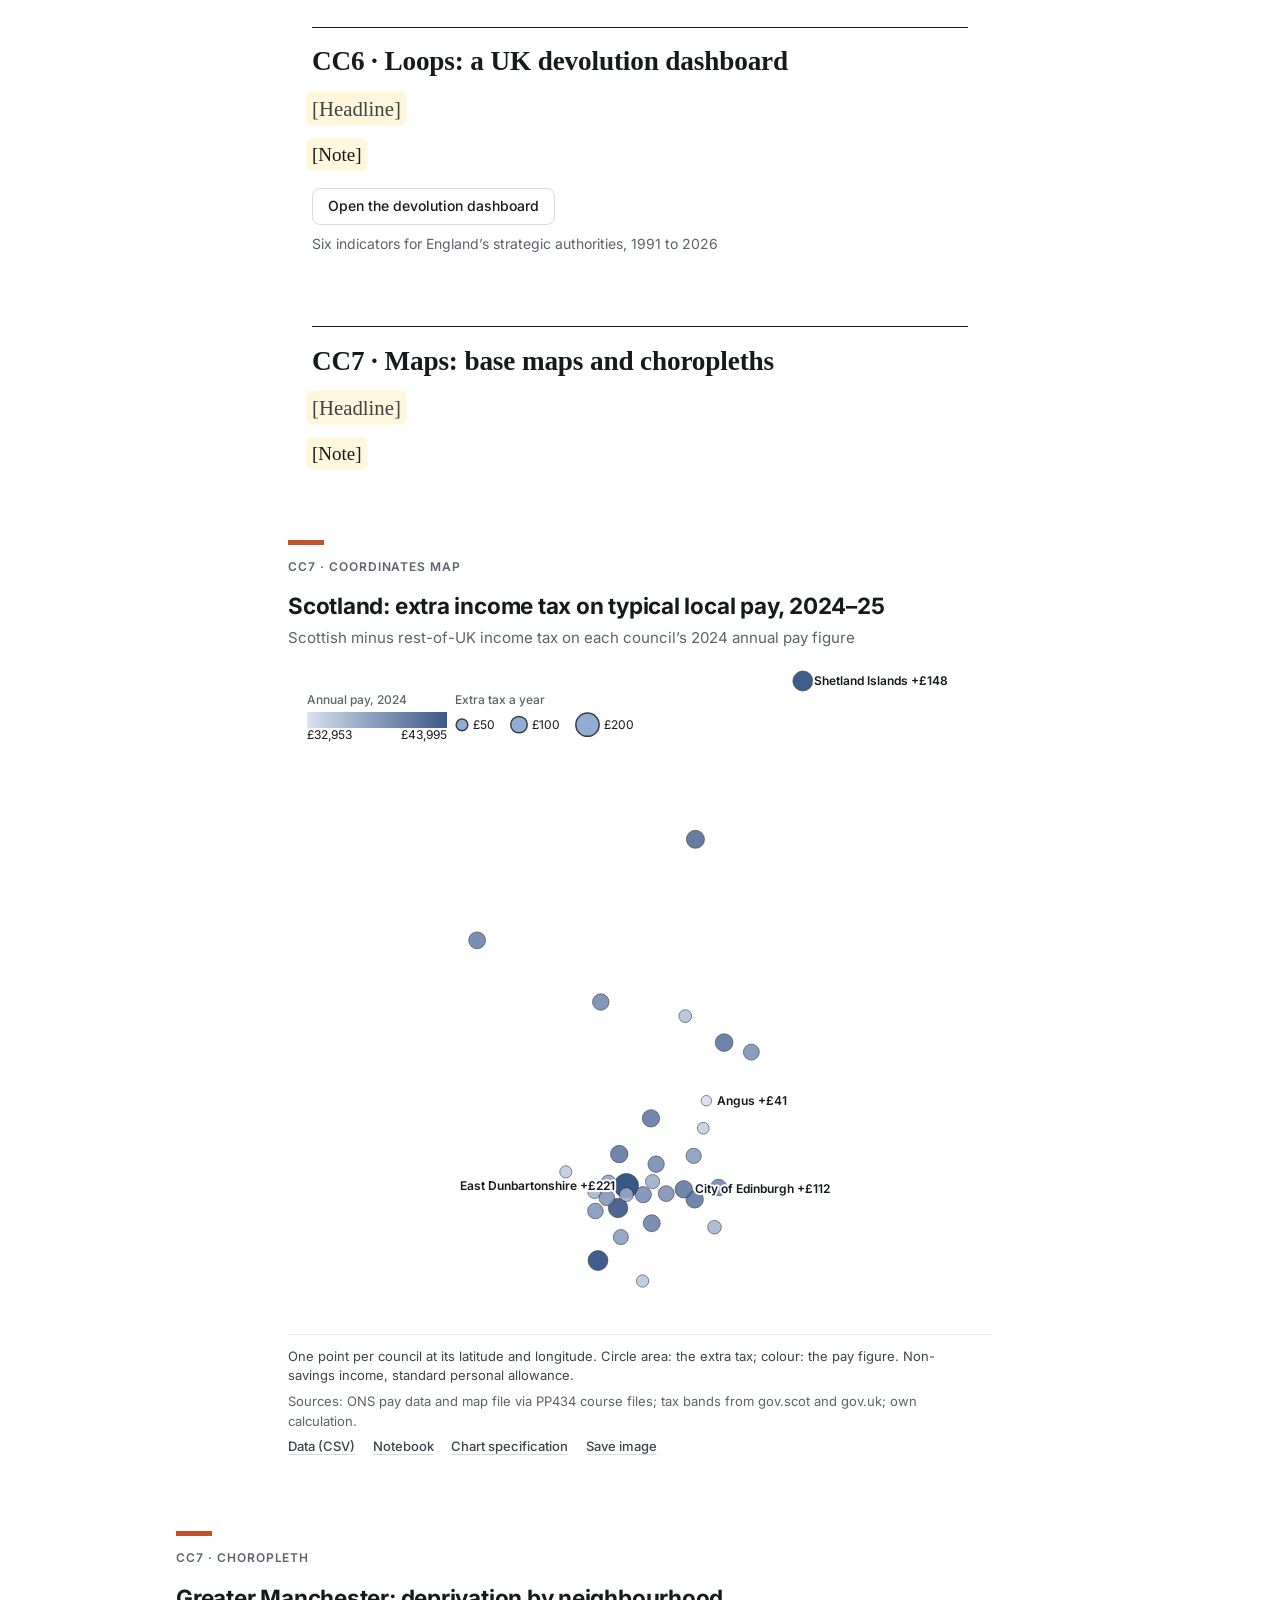
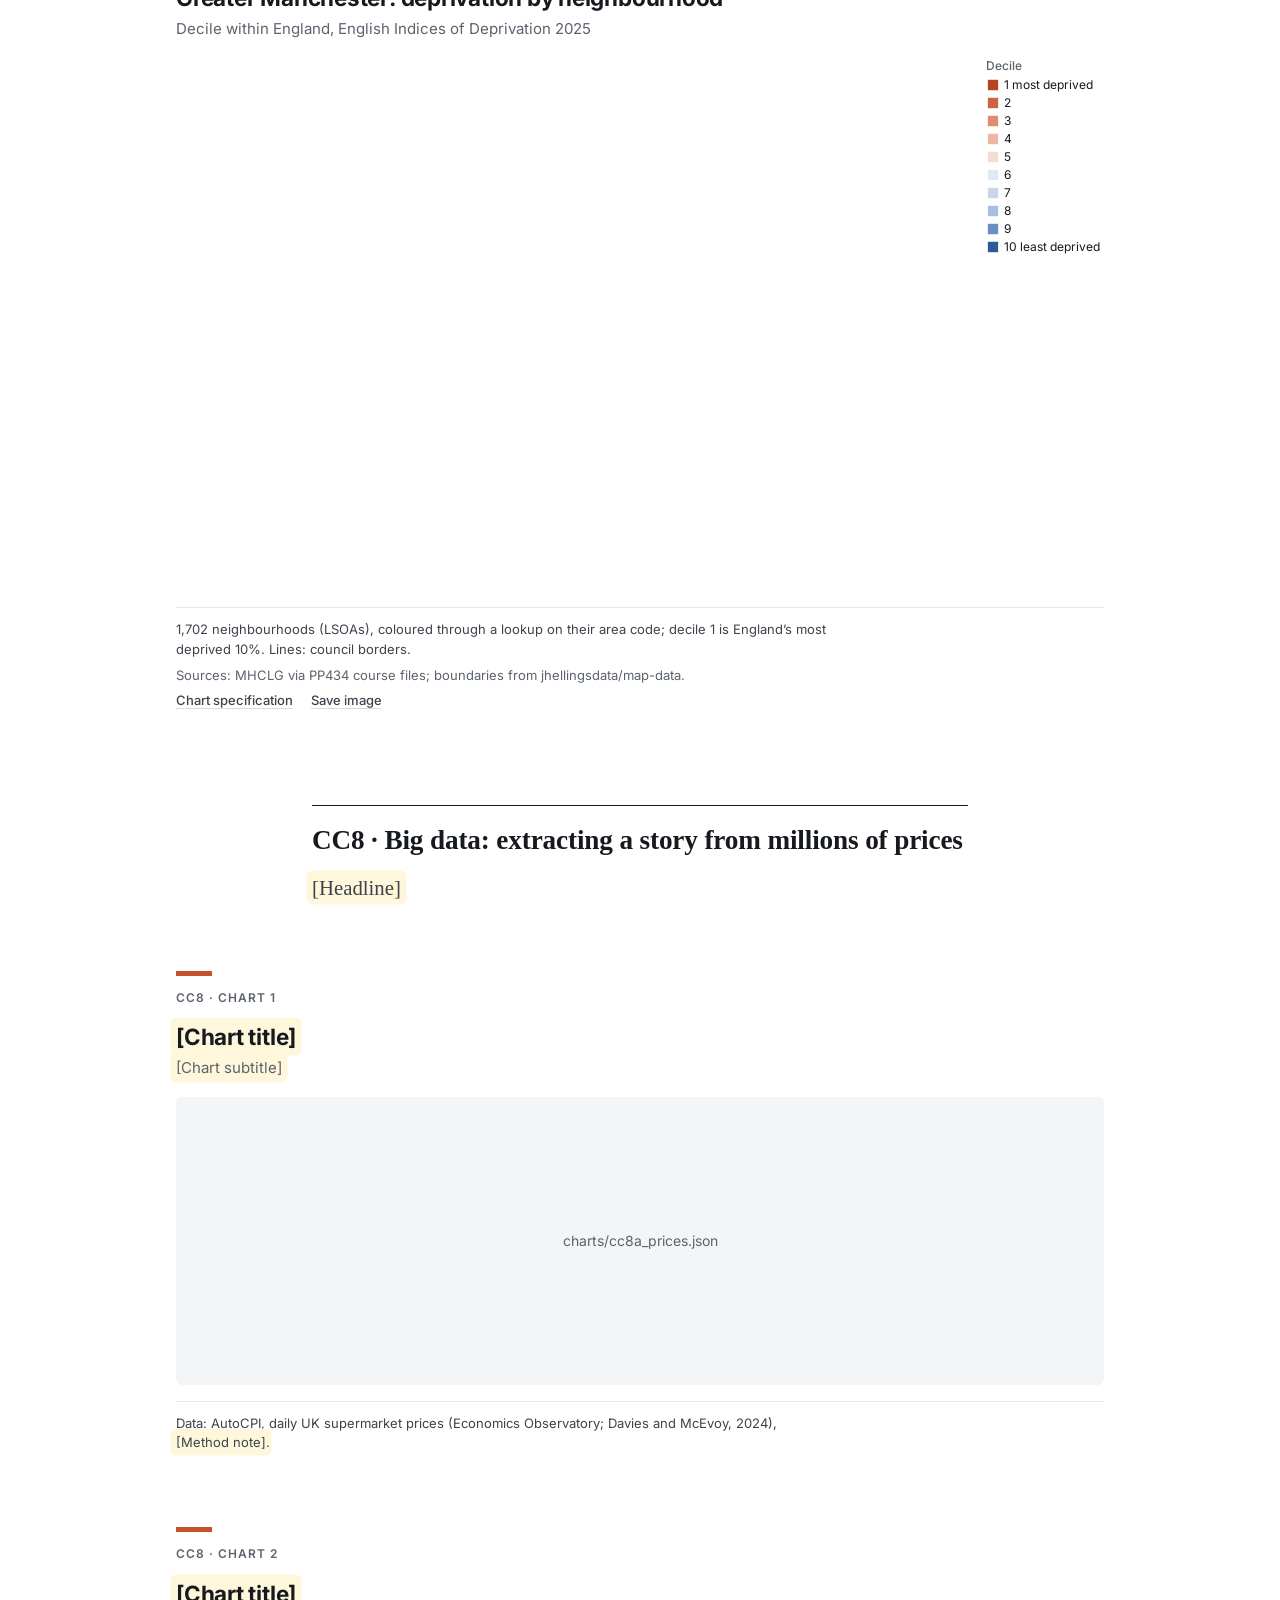
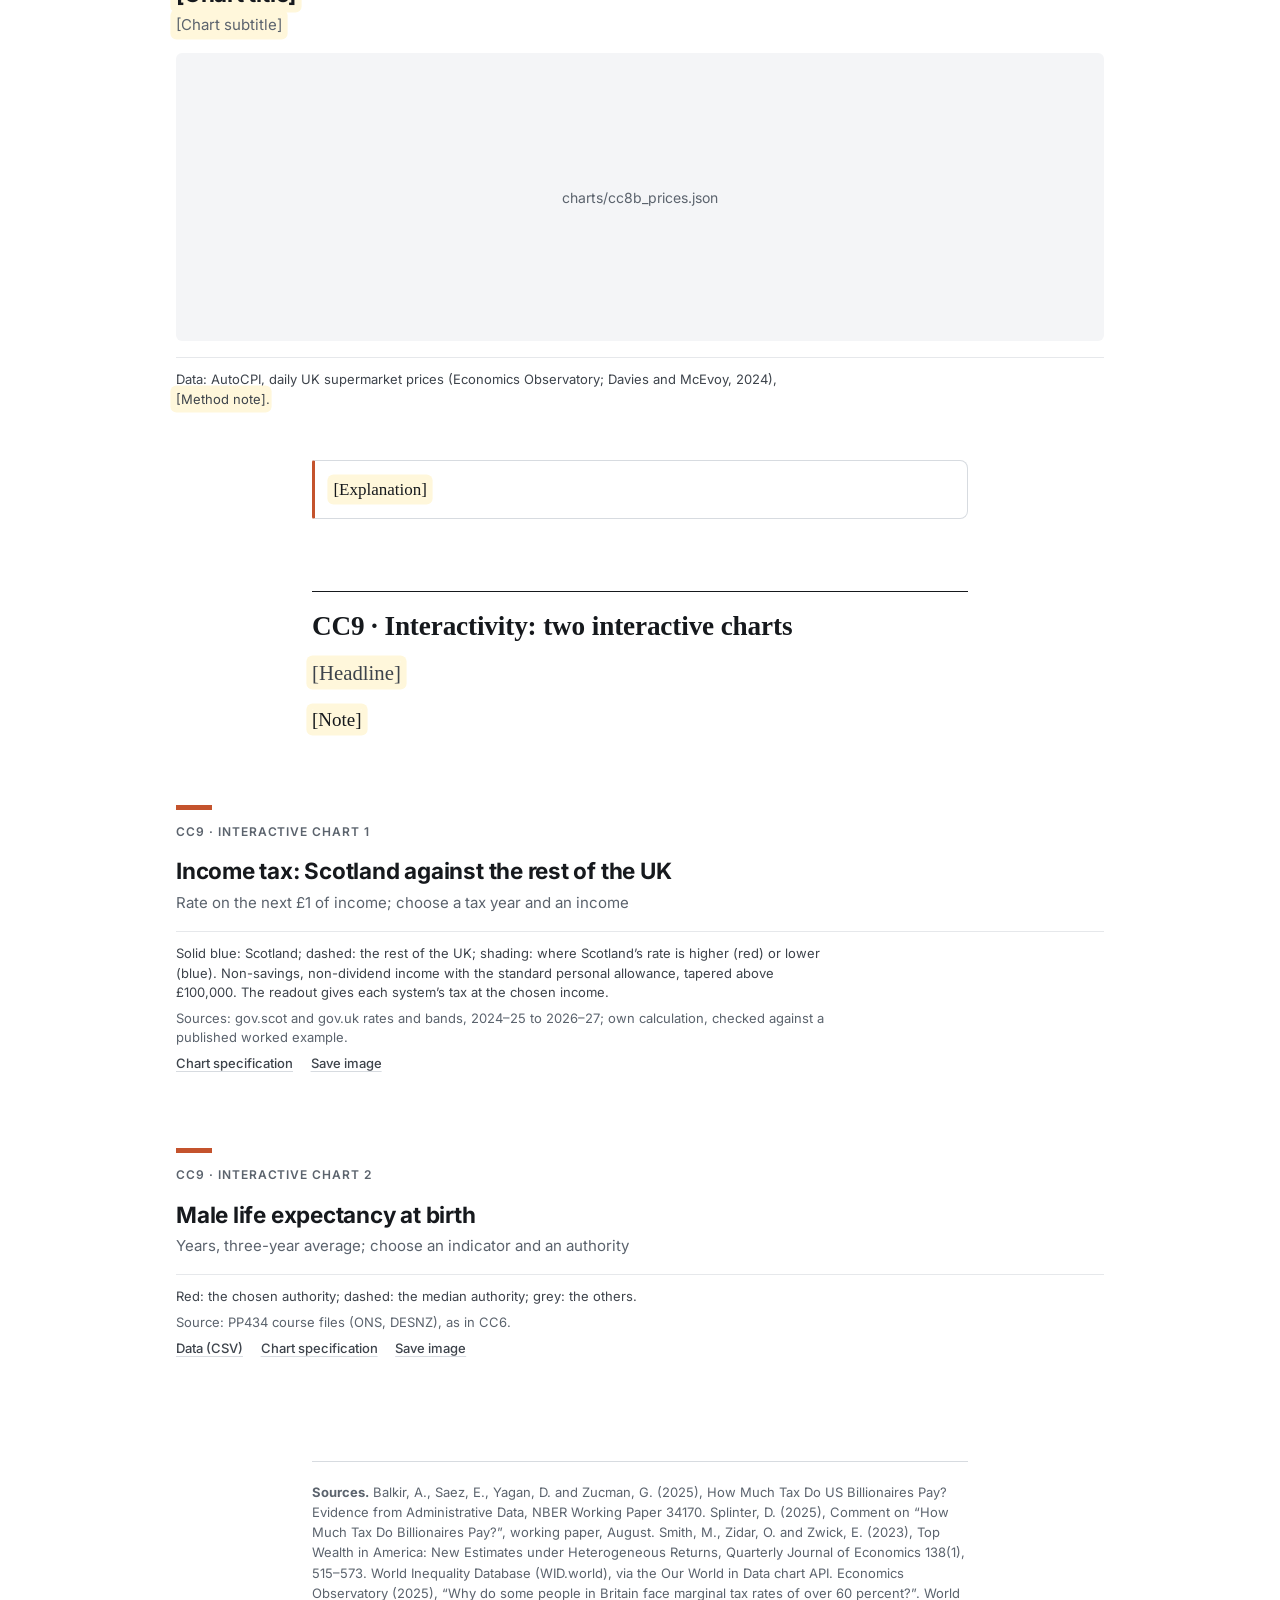
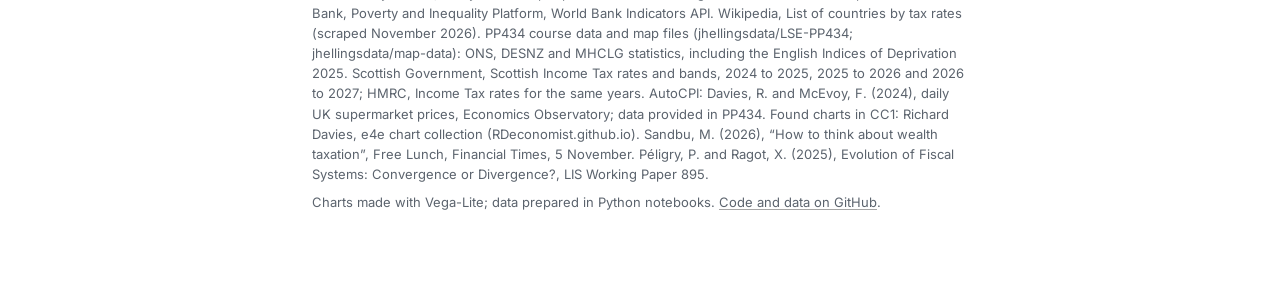
<file: portfolio.html>
<!DOCTYPE html>
<html lang="en-GB">
<head>
    <meta charset="utf-8">
    <meta name="viewport" content="width=device-width, initial-scale=1">
    <title>Data science portfolio | Jakob Kilian Bilan</title>
    <meta name="description" content="PP434 data science portfolio: coding challenges on tax progressivity and inequality.">
    <meta name="author" content="Jakob Kilian Bilan">
    <link rel="canonical" href="https://jakobbilan.github.io/portfolio.html">
    <link rel="icon" href="favicon.ico" sizes="48x48">
    <link rel="icon" href="assets/icons/favicon.svg" type="image/svg+xml">
    <link rel="icon" href="assets/icons/favicon-96.png" type="image/png" sizes="96x96">
    <link rel="apple-touch-icon" href="assets/icons/apple-touch-icon.png">
    <meta name="theme-color" content="#ffffff">
    <link rel="preload" href="project/fonts/inter-latin-wght-normal.woff2" as="font" type="font/woff2" crossorigin>
    <!-- Same design as the project page: site styles, project styles, then the portfolio's additions -->
    <link rel="stylesheet" href="style.css">
    <link rel="stylesheet" href="project/css/project.css">
    <link rel="stylesheet" href="css/portfolio.css">
    <!-- Vega, Vega-Lite and vega-embed: the project page's pinned copies, served from this repository -->
    <script src="project/vendor/vega-5.33.1.min.js" defer></script>
    <script src="project/vendor/vega-lite-5.23.0.min.js" defer></script>
    <script src="project/vendor/vega-embed-6.29.0.min.js" defer></script>
    <script src="js/portfolio.js" defer></script>
</head>
<body class="project-page">
    <div class="progress" aria-hidden="true"></div>
    <!-- Site header, same on every page; aria-current marks Projects, the parent page -->
    <header>
        <a class="site-name" href="index.html">Jakob Kilian Bilan</a>
        <nav>
            <a href="index.html">Home</a>
            <a href="research.html">Research</a>
            <a href="cv.html">CV</a>
            <a href="projects.html" aria-current="true">Projects</a>
            <a href="contact.html">Contact</a>
        </nav>
    </header>
    <main class="project portfolio" id="top">
        <!-- Opening: breadcrumb, kicker, headline, standfirst, byline (as on the project page) -->
        <div class="hero">
            <p class="breadcrumb"><a href="projects.html">Projects</a> / Portfolio</p>
            <p class="kicker">PP434 data portfolio · 2026/27</p>
            <h1><span class="draft">[Headline]</span></h1>
            <p class="standfirst"><span class="draft">[Standfirst]</span></p>
            <p class="byline">Updated <span class="draft">[Date]</span> ·
                <a href="https://github.com/jakobbilan/jakobbilan.github.io">Code and data on GitHub</a></p>
        </div>
        <!-- Challenge links, pinned to the top while reading -->
        <nav class="contents full" aria-label="Coding challenges">
            <ol>
                <li><a href="#cc1">CC1 Hosting</a></li>
                <li><a href="#cc2">CC2 Building</a></li>
                <li><a href="#cc3">CC3 Policy debate</a></li>
                <li><a href="#cc4">CC4 Replication</a></li>
                <li><a href="#cc5">CC5 API and scraper</a></li>
                <li><a href="#cc6">CC6 Loops</a></li>
                <li><a href="#cc7">CC7 Maps</a></li>
                <li><a href="#cc8">CC8 Big data</a></li>
                <li><a href="#cc9">CC9 Interactivity</a></li>
                <li hidden><a href="#cc10">CC10</a></li>
            </ol>
        </nav>
        <section id="cc1" aria-labelledby="cc1-title">
            <h2 id="cc1-title">CC1 · Hosting: display charts in your own site</h2>
            <p class="lead"><span class="draft">[Headline]</span></p>
            <p><span class="draft">[Note]</span></p>
        <figure class="chart wide" id="figure-cc1-1" aria-labelledby="title-figure-cc1-1">
            <div class="chart-head">
                <p class="chart-number">CC1 · Found chart 1</p>
                <h3 class="chart-title" id="title-figure-cc1-1">Income inequality around the world, 1980–2021</h3>
                <p class="chart-subtitle">Gini coefficient by country; move the slider to change the year</p>
            </div>
            <div class="chart-body" id="cc1a" data-spec="https://raw.githubusercontent.com/RDeconomist/RDeconomist.github.io/main/charts/e4e/ch3_Work/chart3_X_inequalityGINImapSlider.json" data-height="320 220" data-fix="gini"
                role="img" aria-label="World map of Gini coefficients by country with a year slider."></div>
            <footer class="chart-foot">
                <p class="chart-key">Chart by Richard Davies (e4e chart collection), embedded with its colour scale fixed across years, so a colour means the same Gini in every year.</p>
                <p>Source: World Inequality Database.</p>
                <p class="chart-actions">
                    <a href="https://github.com/RDeconomist/RDeconomist.github.io/blob/main/charts/e4e/ch3_Work/chart3_X_inequalityGINImapSlider.json">Chart specification</a>
                    <button type="button" data-save="cc1a">Save image</button>
                </p>
            </footer>
        </figure>
        <figure class="chart wide" id="figure-cc1-2" aria-labelledby="title-figure-cc1-2">
            <div class="chart-head">
                <p class="chart-number">CC1 · Found chart 2</p>
                <h3 class="chart-title" id="title-figure-cc1-2">US household incomes by percentile, 1967–2021</h3>
                <p class="chart-subtitle">Real household income, 2021 dollars; the menu switches to race or region</p>
            </div>
            <div class="chart-body" id="cc1b" data-spec="https://raw.githubusercontent.com/RDeconomist/RDeconomist.github.io/main/charts/e4e/ch3_Work/chart3_12_usIncomesOverTime.json" data-height="320 280" data-fix="incomes"
                role="img" aria-label="Line chart of US household incomes at the 20th, 40th, 60th, 80th and 95th percentiles and the median, 1967 to 2021."></div>
            <footer class="chart-foot">
                <p class="chart-key">Chart by Richard Davies (e4e chart collection).</p>
                <p>Source: US Census Bureau.</p>
                <p class="chart-actions">
                    <a href="https://github.com/RDeconomist/RDeconomist.github.io/blob/main/charts/e4e/ch3_Work/chart3_12_usIncomesOverTime.json">Chart specification</a>
                    <button type="button" data-save="cc1b">Save image</button>
                </p>
            </footer>
        </figure>
        </section>
        <section id="cc2" aria-labelledby="cc2-title">
            <h2 id="cc2-title">CC2 · Building: create your own visualisations</h2>
            <p class="lead"><span class="draft">[Headline]</span></p>
            <p><span class="draft">[Note]</span></p>
        <figure class="chart wide" id="figure-cc2-1" aria-labelledby="title-figure-cc2-1">
            <div class="chart-head">
                <p class="chart-number">CC2 · Chart 1</p>
                <h3 class="chart-title" id="title-figure-cc2-1">Share of pre-tax national income received by the top 1%</h3>
                <p class="chart-subtitle">% of national income; United States, United Kingdom and France</p>
            </div>
            <div class="chart-body" id="cc2a" data-spec="charts/cc2a_wid_top1_pretax.json" data-height="340 280" data-needs="data/cc2a_wid_top1_pretax.csv"
                role="img" aria-label="Line chart of the top 1% share of pre-tax national income in the United States, the United Kingdom and France since 1910."></div>
            <footer class="chart-foot">
                <p class="chart-key">Income before taxes and most benefits. Gaps are years without estimates; the UK series starts in 1982.</p>
                <p>Source: World Inequality Database (WID.world), via the Our World in Data chart API.</p>
                <p class="chart-actions">
                    <a href="data/cc2a_wid_top1_pretax.csv" download>Data (CSV)</a>
                    <a href="notebooks/cc2a_wid_download.ipynb">Download notebook</a>
                    <a href="charts/cc2a_wid_top1_pretax.json">Chart specification</a>
                    <button type="button" data-save="cc2a">Save image</button>
                </p>
            </footer>
        </figure>
        <figure class="chart wide" id="figure-cc2-2" aria-labelledby="title-figure-cc2-2">
            <div class="chart-head">
                <p class="chart-number">CC2 · Chart 2</p>
                <h3 class="chart-title" id="title-figure-cc2-2">The marginal rate on the next £1 of earnings, UK</h3>
                <p class="chart-subtitle">Share of an extra pound taken by each component, by gross annual earnings</p>
            </div>
            <div class="chart-body" id="cc2b" data-spec="charts/cc2b_uk_marginal_rates.json" data-height="360 320"
                role="img" aria-label="Stacked step chart of UK marginal rates by gross earnings, by component, with peaks at 53% and 62% without student loans."></div>
            <footer class="chart-foot">
                <p class="chart-key">Illustrative employee as modelled by the Economics Observatory. Line: total without student loans; grey: student loan repayments, for graduates only.</p>
                <p>Source: Economics Observatory (2025), “Why do some people in Britain face marginal tax rates of over 60 percent?”</p>
                <p class="chart-actions">
                    <a href="https://github.com/EconomicsObservatory/ECOvisualisations/blob/main/articles/2025-11-19-why-do-some-people-in-britain-face-marginal-tax-rates-of-over-60-percent/data/fig1_marginal_rates.csv">Data (CSV)</a>
                    <a href="charts/cc2b_uk_marginal_rates.json">Chart specification</a>
                    <button type="button" data-save="cc2b">Save image</button>
                </p>
            </footer>
        </figure>
        </section>
        <section id="cc3" aria-labelledby="cc3-title">
            <h2 id="cc3-title">CC3 · Policy debate: use a visualisation in policy commentary</h2>
            <p class="lead" data-maxwords="25"><span class="draft">[Policy topic]</span></p>
        <figure class="chart wide" id="figure-cc3-1" aria-labelledby="title-figure-cc3-1">
            <div class="chart-head">
                <p class="chart-number">CC3 · Chart 1</p>
                <h3 class="chart-title" id="title-figure-cc3-1">Total tax rate by wealth group, United States, 2018–20</h3>
                <p class="chart-subtitle">All taxes at all levels of government, % of economic income</p>
            </div>
            <div class="chart-body" id="cc3a" data-spec="charts/cc3a_bsyz_components.json" data-height="260 300"
                role="img" aria-label="Stacked bars of US total tax rates by wealth group: top 100, top 400, next 300 and full population."></div>
            <footer class="chart-foot">
                <p class="chart-key">Top 400: the wealthiest ~0.0002% of US tax units (top 100 plus next 300). Dashed line: top labour-income earners, about 45%.</p>
                <p>Source: Balkir, Saez, Yagan and Zucman (2025), NBER Working Paper 34170, Table 2.</p>
                <p class="chart-actions">
                    <a href="data/cc3_bsyz_effective_tax_rates.csv" download>Data (CSV)</a>
                    <a href="charts/cc3a_bsyz_components.json">Chart specification</a>
                    <button type="button" data-save="cc3a">Save image</button>
                </p>
            </footer>
        </figure>
        <figure class="chart wide size-s" id="figure-cc3-2" aria-labelledby="title-figure-cc3-2">
            <div class="chart-head">
                <p class="chart-number">CC3 · Chart 2</p>
                <h3 class="chart-title" id="title-figure-cc3-2">Splinter’s four adjustments turn the top 400’s below-average tax rate into an above-average one</h3>
                <p class="chart-subtitle">All taxes as % of income, United States, 2018–20 average: Balkir et al., adjusted by Splinter</p>
            </div>
            <div class="chart-body" id="cc3b" data-spec="charts/cc3b_splinter_bridge.json" data-height="300 380"
                role="img" aria-label="Bridge chart of total tax rates, United States, 2018–20. Full population: 30.2% in Balkir et al., 25% in Splinter, who counts transfers as income and refundable credits as negative taxes. Top 400: 23.8% in Balkir et al. (range 21.7–26.4%); Splinter adds 3 points for removing pure capital gains from income, 8 for splitting family fortunes across tax returns and 3 for likely missing state income taxes, reaching 38% (range 34–44%)."></div>
            <footer class="chart-foot">
                <p class="chart-key">Top 400: the wealthiest 0.0002% of tax units, 367 on average. Red: Splinter’s adjustments, in percentage points; outlined: what his income and tax definitions take off the full population’s rate. Ranges: each study’s alternative assumptions.</p>
                <p>Sources: Balkir, Saez, Yagan and Zucman (2025), <a href="https://www.nber.org/papers/w34170">NBER Working Paper 34170</a>, Table 2 and section 3.4; Splinter (2025), <a href="https://www.davidsplinter.com/BillionaireTaxRate.pdf">Comment on “How Much Tax Do Billionaires Pay?”</a>, Table 1 and appendix.</p>
                <p class="chart-actions">
                    <a href="data/cc3_splinter_bridge.csv" download>Data (CSV)</a>
                    <a href="charts/cc3b_splinter_bridge.json">Chart specification</a>
                    <button type="button" data-save="cc3b">Save image</button>
                </p>
                <details class="chart-notes">
                    <summary>Notes and method</summary>
                    <p>Both studies divide all taxes, at every level of government, by income, averaged over 2018–20. Balkir et al. measure income as national income, which counts company profits as their owners’ income, plus half of realized capital gains. Splinter starts from their figures and makes four adjustments (his Table 1): three to the top 400, one to the full population.</p>
                    <p>“Pure” capital gains are realized gains from rising share prices that Balkir et al. judge not to reflect retained profits, so they count them as income. Splinter treats them as double counting of profits and removes them (about $20bn of the top 400’s $166bn a year) but keeps the tax paid on them. Balkir et al. (note 10) report that removing the gains and the tax on them together leaves rates virtually unchanged.</p>
                    <p>Family fortunes: Splinter argues that Forbes estimates cover whole families; Smith, Zidar and Zwick (2023) count 2,370 adults possibly represented in the 400 entries. In his reading, Balkir et al. assign each fortune to a single tax unit; his baseline gives the top tax units 39% less income and 21% less tax. Other splits he considers add 4 to 13 points instead of 8.</p>
                    <p>State income taxes: from 2018 the federal deduction for state and local taxes was capped at $10,000. Between 2014–17 and 2018–20 the top 400’s reported state income taxes fell 22% in real terms while their ordinary taxable income rose 22%. Splinter assumes these taxes grew with that income: $17bn rather than $11bn.</p>
                    <p>Full population: Splinter adds government transfers such as Social Security to income and subtracts refundable tax credits from taxes, which lowers the rate from 30% to 25%; the top 400 are unaffected.</p>
                    <p>Splinter reports whole percentages: 24, 27, 35 and 38% for the top 400, 30 and 25% for the full population. The bars run between these levels, starting from Balkir et al.’s 23.8% and 30.2%. Ranges: Balkir et al.’s sensitivity tests (share of capital gains counted, business returns) give 21.7–26.4%; Splinter’s alternative family splits give 34–44%. Neither rate counts charitable giving.</p>
                </details>
            </footer>
        </figure>
            <p class="comment" data-maxwords="25"><span class="draft">[Comment]</span></p>
        </section>
        <section id="cc4" aria-labelledby="cc4-title">
            <h2 id="cc4-title">CC4 · Replication: re-create, then improve, someone else’s chart</h2>
            <p class="lead"><span class="draft">[Headline]</span></p>
        <figure class="chart wide size-l" id="figure-cc4-1" aria-labelledby="title-figure-cc4-1">
            <div class="chart-head">
                <p class="chart-number">CC4 · Original and replica</p>
                <h3 class="chart-title" id="title-figure-cc4-1">Financial Times: “A shrinking share of capital taxes”, and its re-creation in Vega-Lite</h3>
                <p class="chart-subtitle">Left, the chart as published; right, the replica, drawn at the same size and scaled alike</p>
            </div>
            <div class="cc4-pair">
                <div>
                    <p class="panel-title">Original, screenshot</p>
                    <div class="chart-status" data-image="img/cc4_original.png" data-alt="Financial Times chart, A shrinking share of capital taxes: percentage share of total tax revenues by source for the US, Japan, Germany, the UK, France, Italy, Canada and South Korea in 2006 and 2019, as 100% stacked bars in six colours.">Screenshot of the original chart: img/cc4_original.png</div>
                </div>
                <div>
                    <p class="panel-title">Replica, Vega-Lite</p>
                    <div class="chart-body" id="cc4a" data-spec="charts/cc4a_replica.json" data-renderer="canvas"
                        role="img" aria-label="Replica of the FT chart: 100% stacked bars of tax revenue by source, eight countries, 2006 and 2019."></div>
                </div>
            </div>
            <footer class="chart-foot">
                <p class="chart-key">The replica’s data come from the paper’s own table (Tables A1a and A1b: tax take by type, % of GDP, 2006 and 2019), turned into shares of all tax revenue as the FT did. Traced from the image, the FT’s bars matched these figures to within 0.23 percentage points. The FT’s typeface, Metric, is replaced by Helvetica or Arial.</p>
                <p>Source: Martin Sandbu, <a href="https://www.ft.com/content/3d00ef8c-eec3-4afa-a35f-5ea333bf8bfe">“How to think about wealth taxation”</a>, Free Lunch, <i>Financial Times</i>, 5 November 2026. Data: Péligry and Ragot, <a href="https://www.lisdatacenter.org/wps/liswps/895.pdf">Luxembourg Income Study working paper 895</a>.</p>                <p class="chart-actions">
                    <a href="data/cc4_ft_tax_shares.csv" download>Data (CSV)</a>
                    <a href="charts/cc4a_replica.json">Chart specification</a>
                    <button type="button" data-save="cc4a">Save image</button>
                </p>
            </footer>
        </figure>
        <figure class="chart wide" id="figure-cc4-3" aria-labelledby="title-figure-cc4-3">
            <div class="chart-head">
                <p class="chart-number">CC4 · Improved</p>
                <h3 class="chart-title" id="title-figure-cc4-3">Capital taxes’ share of revenue fell in six of eight large economies, mostly because taxes on corporate income fell</h3>
                <p class="chart-subtitle">Capital taxes as % of all tax revenue; each arrow runs from 2006 to 2019; all four panels share one scale</p>
            </div>
            <div class="chart-body" id="cc4b" data-spec="charts/cc4b_improved.json"
                role="img" aria-label="Arrow chart of capital taxes as a share of all tax revenue in eight countries, from 2006 to 2019, in four panels on one scale: all capital taxes, corporate income, capital stock and personal capital income; sorted by the change in all capital taxes, which fell in six countries, with corporate income falling in seven."></div>
            <footer class="chart-foot">
                <p class="chart-key">Capital taxes add up the FT’s three capital categories: corporate income (taxes on the capital income of corporations and the self-employed), personal capital income, and the capital stock, mostly property. Numbers: the change in percentage points. Because the panels share one scale, arrows of equal length are equal changes. A falling share can also mean other taxes grew: Japan’s total tax take rose from 26.7% to 31.5% of GDP.</p>
                <p>Source: Péligry and Ragot, Luxembourg Income Study working paper 895, Tables A1a and A1b.</p>
                <p class="chart-actions">
                    <a href="data/cc4_ft_tax_shares.csv" download>Data (CSV)</a>
                    <a href="charts/cc4b_improved.json">Chart specification</a>
                    <button type="button" data-save="cc4b">Save image</button>
                </p>
            </footer>
        </figure>
            <p class="comment" data-maxwords="25"><span class="draft">[Explanation]</span></p>
        </section>
        <section id="cc5" aria-labelledby="cc5-title">
            <h2 id="cc5-title">CC5 · Accessing data: (1) API, (2) scraper</h2>
            <p class="lead"><span class="draft">[Headline]</span></p>
            <p><span class="draft">[Note]</span></p>
            <h3 class="part">API</h3>
        <figure class="chart wide" id="figure-cc5-1" aria-labelledby="title-figure-cc5-1">
            <div class="chart-head">
                <p class="chart-number">CC5 · API</p>
                <h3 class="chart-title" id="title-figure-cc5-1">Income share of the richest 10%, household surveys</h3>
                <p class="chart-subtitle">% of income or consumption, six countries; requested live from the World Bank API</p>
            </div>
            <div class="chart-body" id="cc5a" data-spec="charts/cc5a_worldbank_top10_live.json" data-height="340 300"
                role="img" aria-label="Line chart of the income share of the richest 10% in six countries from household surveys, loaded live from the World Bank API."></div>
            <footer class="chart-foot">
                <p class="chart-key">Household-survey measure of income or consumption. The chart asks the API for the data each time the page opens.</p>
                <p>Source: World Bank, Poverty and Inequality Platform, indicator SI.DST.10TH.10.</p>
                <p class="chart-actions">
                    <a href="https://api.worldbank.org/v2/country/USA;GBR;FRA;DEU;BRA;ZAF/indicator/SI.DST.10TH.10?format=json&amp;per_page=1000&amp;date=1990:2025">API response (JSON)</a>
                    <a href="charts/cc5a_worldbank_top10_live.json">Chart specification</a>
                    <button type="button" data-save="cc5a">Save image</button>
                </p>
            </footer>
        </figure>
            <dl class="api">
                <dt>Base URL</dt>
                <dd><code>https://api.worldbank.org/v2/</code> <span class="draft">[Base URL description]</span></dd>
                <dt>Elements of a call</dt>
                <dd><span class="draft">[Elements of a call]</span></dd>
                <dt>Data returned</dt>
                <dd><span class="draft">[Data returned]</span></dd>
                <dt>Full URL</dt>
                <dd><a href="https://api.worldbank.org/v2/country/USA;GBR;FRA;DEU;BRA;ZAF/indicator/SI.DST.10TH.10?format=json&amp;per_page=1000&amp;date=1990:2025"><code>https://api.worldbank.org/v2/country/USA;GBR;FRA;DEU;BRA;ZAF/indicator/SI.DST.10TH.10?format=json&amp;per_page=1000&amp;date=1990:2025</code></a></dd>
            </dl>
            <h3 class="part">Scraper</h3>
            <p class="link-row"><a class="button-link" href="https://colab.research.google.com/drive/1Hdq6PdRL7Kv3r65Rr5o3wexZfhqOa6se?usp=sharing">Colab notebook: scraping and cleaning the tax-rate table</a></p>
        <figure class="chart wide" id="figure-cc5-2" aria-labelledby="title-figure-cc5-2">
            <div class="chart-head">
                <p class="chart-number">CC5 · Scraper</p>
                <h3 class="chart-title" id="title-figure-cc5-2">Top income tax rate against VAT or sales tax</h3>
                <p class="chart-subtitle">Headline statutory rates by jurisdiction; colour shows a net wealth tax</p>
            </div>
            <div class="chart-body" id="cc5b" data-spec="charts/cc5b_tax_rates_scraped.json" data-height="380 340" data-needs="data/cc5_tax_rates_tidy.csv"
                role="img" aria-label="Scatter plot of top income tax rates against VAT or sales tax rates for about 170 jurisdictions, coloured by net wealth tax."></div>
            <footer class="chart-foot">
                <p class="chart-key">Marginal rates as listed, not effective rates. Scraped and cleaned in the Colab notebook, exported as tidy (long) data.</p>
                <p>Source: Wikipedia, List of countries by tax rates, scraped November 2026.</p>
                <p class="chart-actions">
                    <a href="data/cc5_tax_rates_tidy.csv" download>Data (CSV)</a>
                    <a href="charts/cc5b_tax_rates_scraped.json">Chart specification</a>
                    <button type="button" data-save="cc5b">Save image</button>
                </p>
            </footer>
        </figure>
            <p class="comment" data-maxwords="25"><span class="draft">[Comment]</span></p>
        </section>
        <section id="cc6" aria-labelledby="cc6-title">
            <h2 id="cc6-title">CC6 · Loops: a UK devolution dashboard</h2>
            <p class="lead"><span class="draft">[Headline]</span></p>
            <p><span class="draft">[Note]</span></p>
            <p class="link-row"><a class="button-link" href="DevolutionDashboard.html">Open the devolution dashboard</a>
                Six indicators for England’s strategic authorities, 1991 to 2026</p>
        </section>
        <section id="cc7" aria-labelledby="cc7-title">
            <h2 id="cc7-title">CC7 · Maps: base maps and choropleths</h2>
            <p class="lead"><span class="draft">[Headline]</span></p>
            <p><span class="draft">[Note]</span></p>
        <figure class="chart wide size-s" id="figure-cc7-1" aria-labelledby="title-figure-cc7-1">
            <div class="chart-head">
                <p class="chart-number">CC7 · Coordinates map</p>
                <h3 class="chart-title" id="title-figure-cc7-1">Scotland: extra income tax on typical local pay, 2024–25</h3>
                <p class="chart-subtitle">Scottish minus rest-of-UK income tax on each council’s 2024 annual pay figure</p>
            </div>
            <div class="chart-body" id="cc7a" data-spec="charts/cc7a_scotland_income_tax_points.json" data-height="600 460"
                role="img" aria-label="Map of Scotland with one circle per council, sized by the extra income tax under Scottish bands and coloured by pay."></div>
            <footer class="chart-foot">
                <p class="chart-key">One point per council at its latitude and longitude. Circle area: the extra tax; colour: the pay figure. Non-savings income, standard personal allowance.</p>
                <p>Sources: ONS pay data and map file via PP434 course files; tax bands from gov.scot and gov.uk; own calculation.</p>
                <p class="chart-actions">
                    <a href="data/cc7_scotland_councils.csv" download>Data (CSV)</a>
                    <a href="notebooks/cc7_scotland_points.ipynb">Notebook</a>
                    <a href="charts/cc7a_scotland_income_tax_points.json">Chart specification</a>
                    <button type="button" data-save="cc7a">Save image</button>
                </p>
            </footer>
        </figure>
        <figure class="chart wide" id="figure-cc7-2" aria-labelledby="title-figure-cc7-2">
            <div class="chart-head">
                <p class="chart-number">CC7 · Choropleth</p>
                <h3 class="chart-title" id="title-figure-cc7-2">Greater Manchester: deprivation by neighbourhood</h3>
                <p class="chart-subtitle">Decile within England, English Indices of Deprivation 2025</p>
            </div>
            <div class="chart-body" id="cc7b" data-spec="charts/cc7b_gm_deprivation.json" data-height="500 380"
                role="img" aria-label="Choropleth of Greater Manchester's 1,702 neighbourhoods coloured by deprivation decile, with council borders."></div>
            <footer class="chart-foot">
                <p class="chart-key">1,702 neighbourhoods (LSOAs), coloured through a lookup on their area code; decile 1 is England’s most deprived 10%. Lines: council borders.</p>
                <p>Sources: MHCLG via PP434 course files; boundaries from jhellingsdata/map-data.</p>
                <p class="chart-actions">
                    <a href="charts/cc7b_gm_deprivation.json">Chart specification</a>
                    <button type="button" data-save="cc7b">Save image</button>
                </p>
            </footer>
        </figure>
        </section>
        <section id="cc8" aria-labelledby="cc8-title">
            <h2 id="cc8-title">CC8 · Big data: extracting a story from millions of prices</h2>
            <p class="lead"><span class="draft">[Headline]</span></p>
        <figure class="chart wide" id="figure-cc8-1" aria-labelledby="title-figure-cc8-1">
            <div class="chart-head">
                <p class="chart-number">CC8 · Chart 1</p>
                <h3 class="chart-title" id="title-figure-cc8-1"><span class="draft">[Chart title]</span></h3>
                <p class="chart-subtitle"><span class="draft">[Chart subtitle]</span></p>
            </div>
            <div class="chart-body" id="cc8a" data-spec="charts/cc8a_prices.json" data-needs="charts/cc8a_prices.json" data-height="360 300">
                <div class="chart-status">charts/cc8a_prices.json</div>
            </div>
            <footer class="chart-foot">
                <p class="chart-key">Data: AutoCPI, daily UK supermarket prices (Economics Observatory; Davies and McEvoy, 2024), <span class="draft">[Method note]</span>.</p>
            </footer>
        </figure>
        <figure class="chart wide" id="figure-cc8-2" aria-labelledby="title-figure-cc8-2">
            <div class="chart-head">
                <p class="chart-number">CC8 · Chart 2</p>
                <h3 class="chart-title" id="title-figure-cc8-2"><span class="draft">[Chart title]</span></h3>
                <p class="chart-subtitle"><span class="draft">[Chart subtitle]</span></p>
            </div>
            <div class="chart-body" id="cc8b" data-spec="charts/cc8b_prices.json" data-needs="charts/cc8b_prices.json" data-height="360 300">
                <div class="chart-status">charts/cc8b_prices.json</div>
            </div>
            <footer class="chart-foot">
                <p class="chart-key">Data: AutoCPI, daily UK supermarket prices (Economics Observatory; Davies and McEvoy, 2024), <span class="draft">[Method note]</span>.</p>
            </footer>
        </figure>
            <p class="comment" data-maxwords="50"><span class="draft">[Explanation]</span></p>
        </section>
        <section id="cc9" aria-labelledby="cc9-title">
            <h2 id="cc9-title">CC9 · Interactivity: two interactive charts</h2>
            <p class="lead"><span class="draft">[Headline]</span></p>
            <p><span class="draft">[Note]</span></p>
        <figure class="chart wide" id="figure-cc9-1" aria-labelledby="title-figure-cc9-1">
            <div class="chart-head">
                <p class="chart-number">CC9 · Interactive chart 1</p>
                <h3 class="chart-title" id="title-figure-cc9-1">Income tax: Scotland against the rest of the UK</h3>
                <p class="chart-subtitle">Rate on the next £1 of income; choose a tax year and an income</p>
            </div>
            <div class="chart-body" id="cc9a" data-spec="charts/cc9a_scotland_tax_calculator.json" data-height="360 320"
                role="img" aria-label="Step chart of marginal income tax rates by income in Scotland and the rest of the UK, with a tax-year menu and an income slider."></div>
            <footer class="chart-foot">
                <p class="chart-key">Solid blue: Scotland; dashed: the rest of the UK; shading: where Scotland’s rate is higher (red) or lower (blue). Non-savings, non-dividend income with the standard personal allowance, tapered above £100,000. The readout gives each system’s tax at the chosen income.</p>
                <p>Sources: gov.scot and gov.uk rates and bands, 2024–25 to 2026–27; own calculation, checked against a published worked example.</p>
                <p class="chart-actions">
                    <a href="charts/cc9a_scotland_tax_calculator.json">Chart specification</a>
                    <button type="button" data-save="cc9a">Save image</button>
                </p>
            </footer>
        </figure>
        <figure class="chart wide" id="figure-cc9-2" aria-labelledby="title-figure-cc9-2">
            <div class="chart-head">
                <p class="chart-number">CC9 · Interactive chart 2</p>
                <h3 class="chart-title" id="title-figure-cc9-2">Male life expectancy at birth</h3>
                <p class="chart-subtitle">Years, three-year average; choose an indicator and an authority</p>
            </div>
            <div class="chart-body" id="cc9b" data-spec="charts/cc9b_strategic_authority_explorer.json" data-height="360 320"
                role="img" aria-label="Line chart of one indicator for England's strategic authorities, with menus for the indicator and the highlighted authority."></div>
            <footer class="chart-foot">
                <p class="chart-key">Red: the chosen authority; dashed: the median authority; grey: the others.</p>
                <p>Source: PP434 course files (ONS, DESNZ), as in CC6.</p>
                <p class="chart-actions">
                    <a href="data/cc9_strategic_authorities.csv" download>Data (CSV)</a>
                    <a href="charts/cc9b_strategic_authority_explorer.json">Chart specification</a>
                    <button type="button" data-save="cc9b">Save image</button>
                </p>
            </footer>
        </figure>
        </section>
        <section id="cc10" aria-labelledby="cc10-title" hidden>
            <h2 id="cc10-title">CC10 · <span class="draft">[Challenge title]</span></h2>
            <p class="lead"><span class="draft">[Headline]</span></p>
            <p><span class="draft">[Note]</span></p>
        </section>
        <footer class="page-foot">
            <p><strong>Sources.</strong> Balkir, A., Saez, E., Yagan, D. and Zucman, G. (2025), How Much Tax Do US Billionaires Pay? Evidence from Administrative Data, NBER Working Paper 34170.
                Splinter, D. (2025), Comment on “How Much Tax Do Billionaires Pay?”, working paper, August.
                Smith, M., Zidar, O. and Zwick, E. (2023), Top Wealth in America: New Estimates under Heterogeneous Returns, Quarterly Journal of Economics 138(1), 515–573.
                World Inequality Database (WID.world), via the Our World in Data chart API.
                Economics Observatory (2025), “Why do some people in Britain face marginal tax rates of over 60 percent?”.
                World Bank, Poverty and Inequality Platform, World Bank Indicators API.
                Wikipedia, List of countries by tax rates (scraped November 2026).
                PP434 course data and map files (jhellingsdata/LSE-PP434; jhellingsdata/map-data): ONS, DESNZ and MHCLG statistics, including the English Indices of Deprivation 2025.
                Scottish Government, Scottish Income Tax rates and bands, 2024 to 2025, 2025 to 2026 and 2026 to 2027; HMRC, Income Tax rates for the same years.
                AutoCPI: Davies, R. and McEvoy, F. (2024), daily UK supermarket prices, Economics Observatory; data provided in PP434.
                Found charts in CC1: Richard Davies, e4e chart collection (RDeconomist.github.io).
                Sandbu, M. (2026), “How to think about wealth taxation”, Free Lunch, Financial Times, 5 November.
                Péligry, P. and Ragot, X. (2025), Evolution of Fiscal Systems: Convergence or Divergence?, LIS Working Paper 895.</p>
            <p>Charts made with Vega-Lite; data prepared in Python notebooks. <a href="https://github.com/jakobbilan/jakobbilan.github.io">Code and data on GitHub</a>.</p>
        </footer>
    </main>
</body>
</html>
</file>
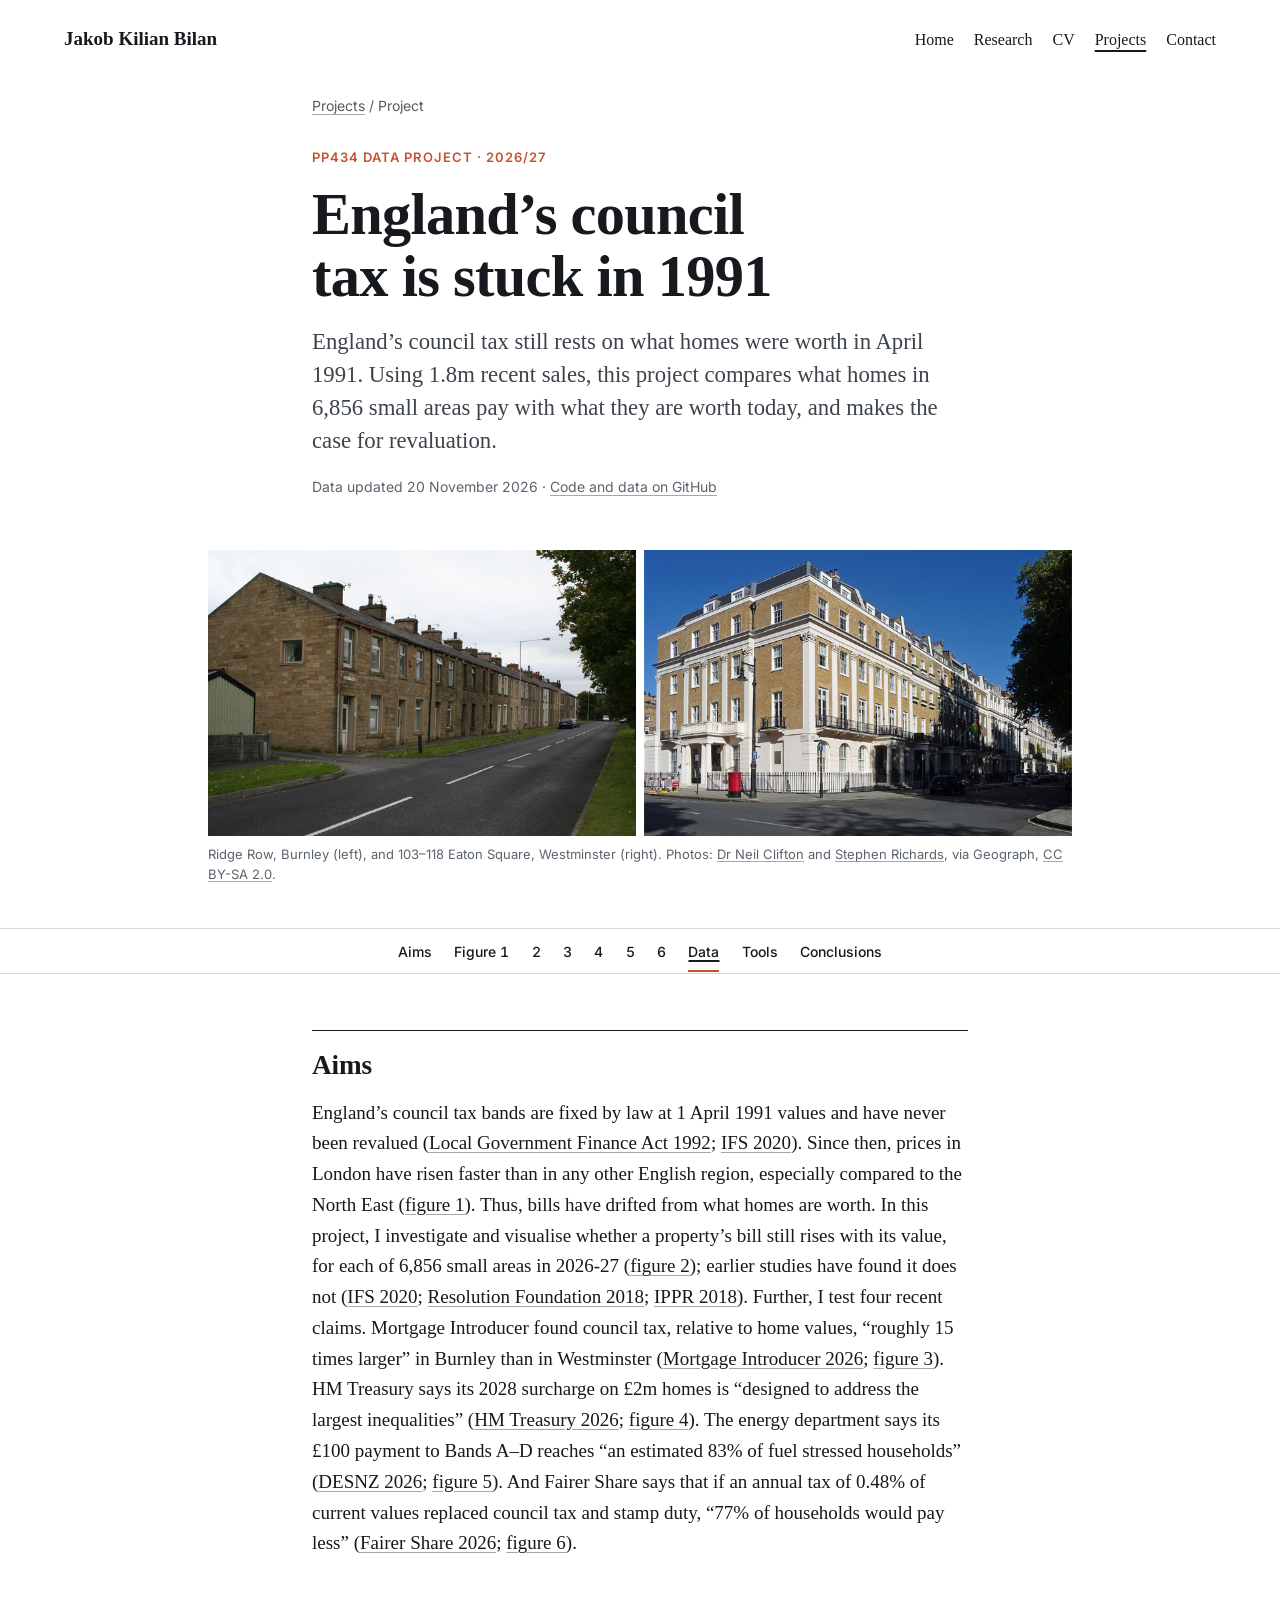
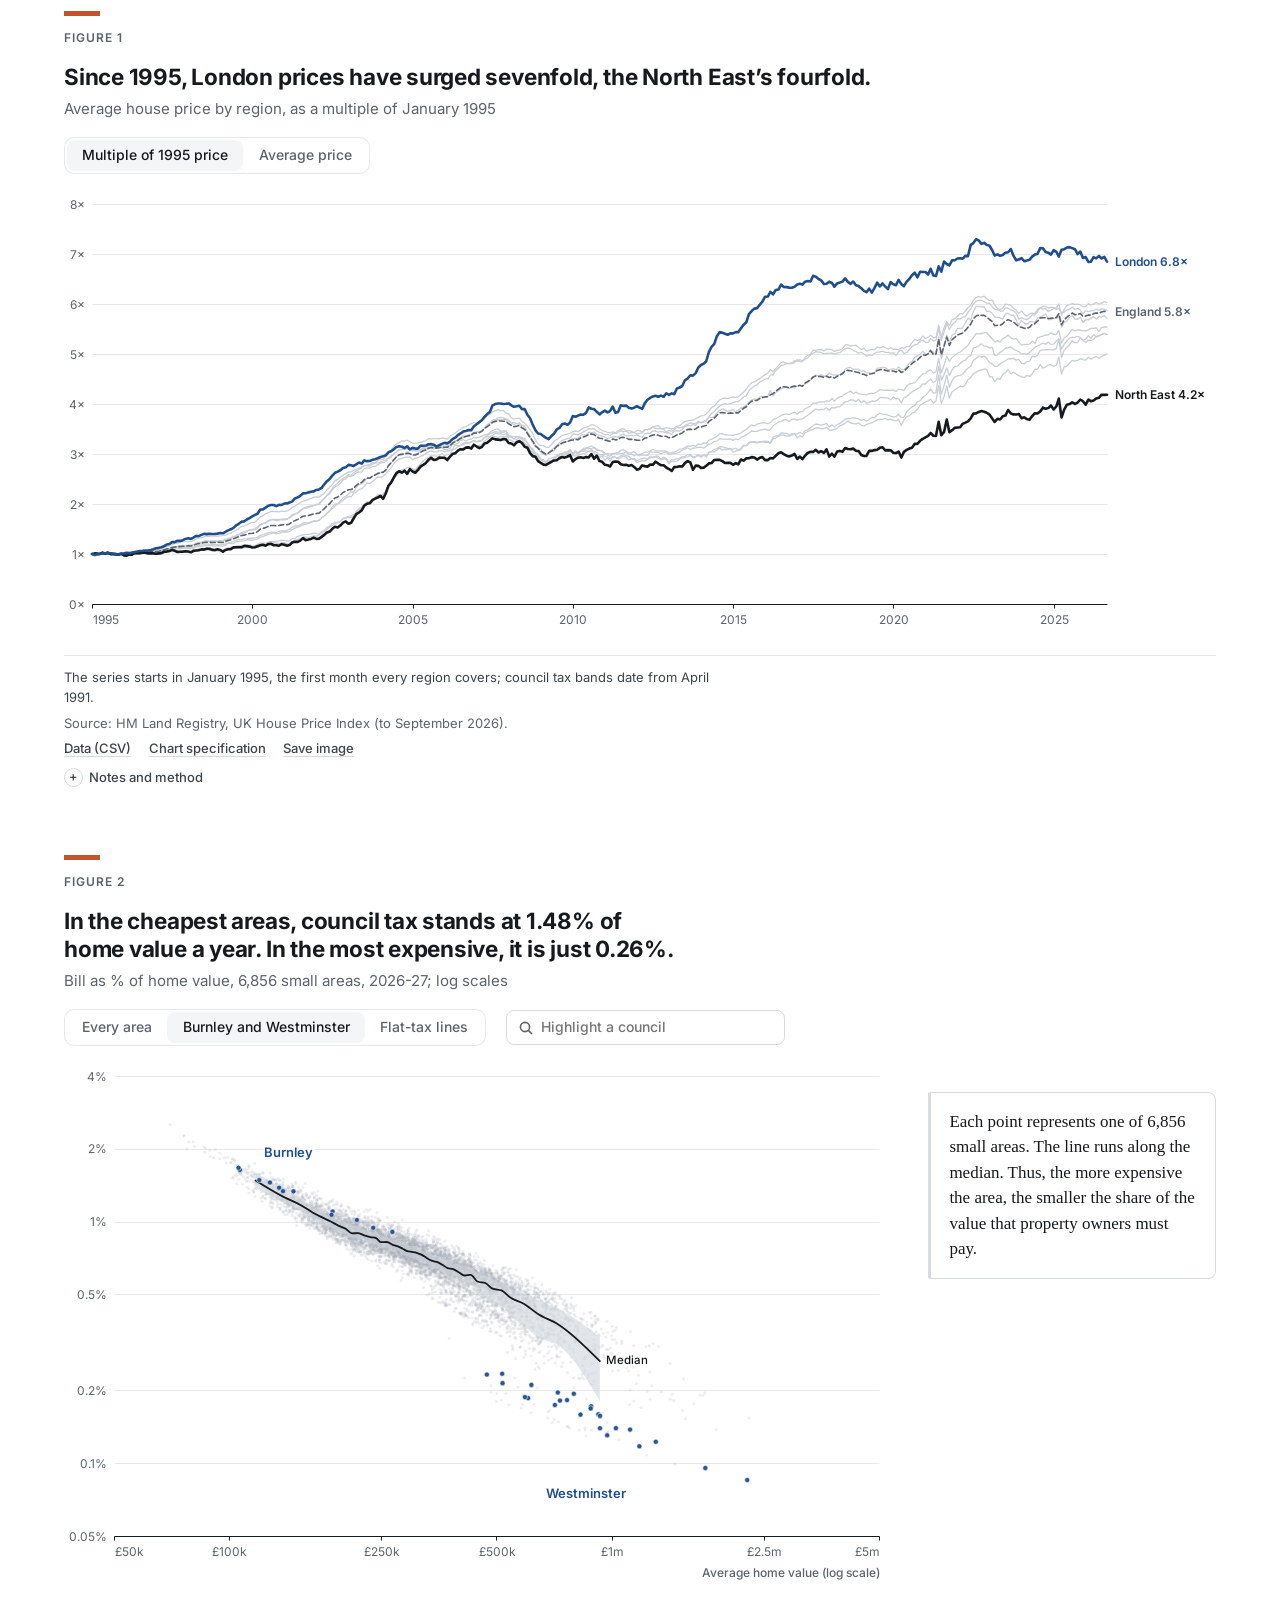
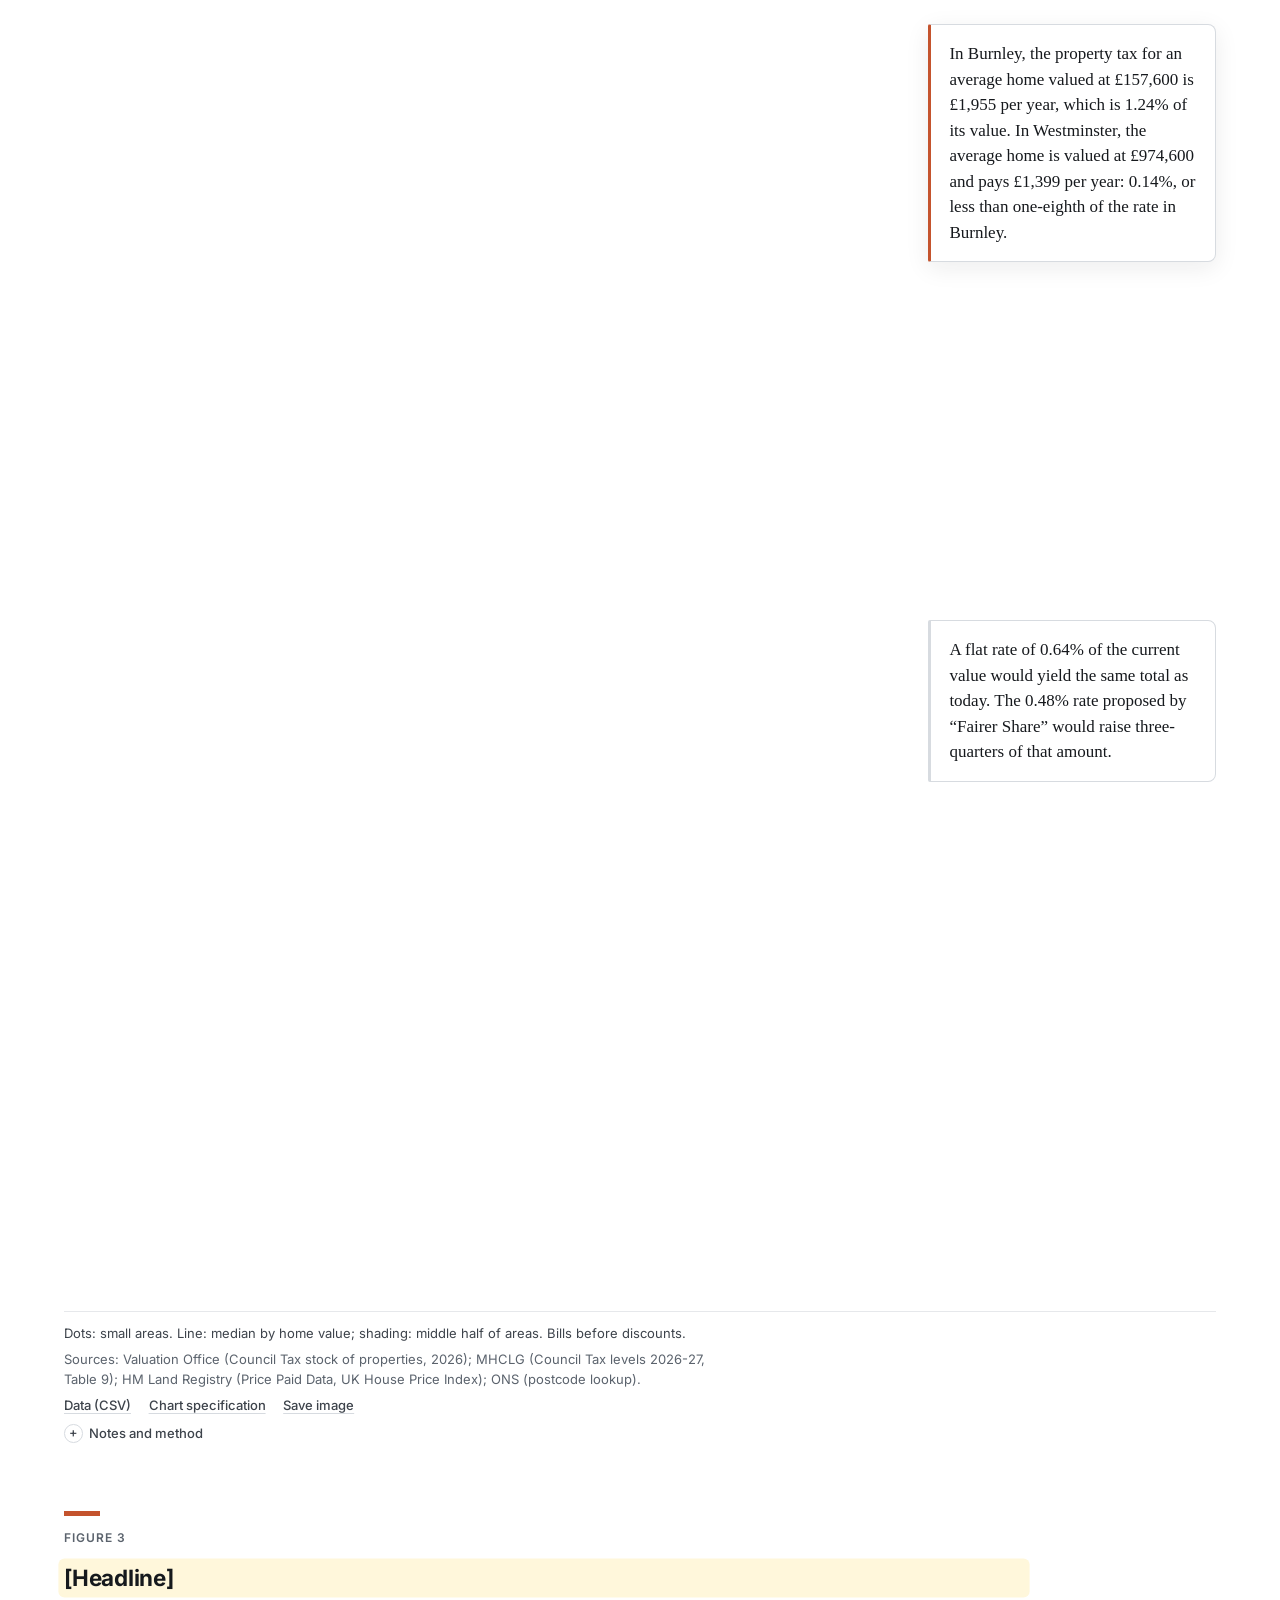
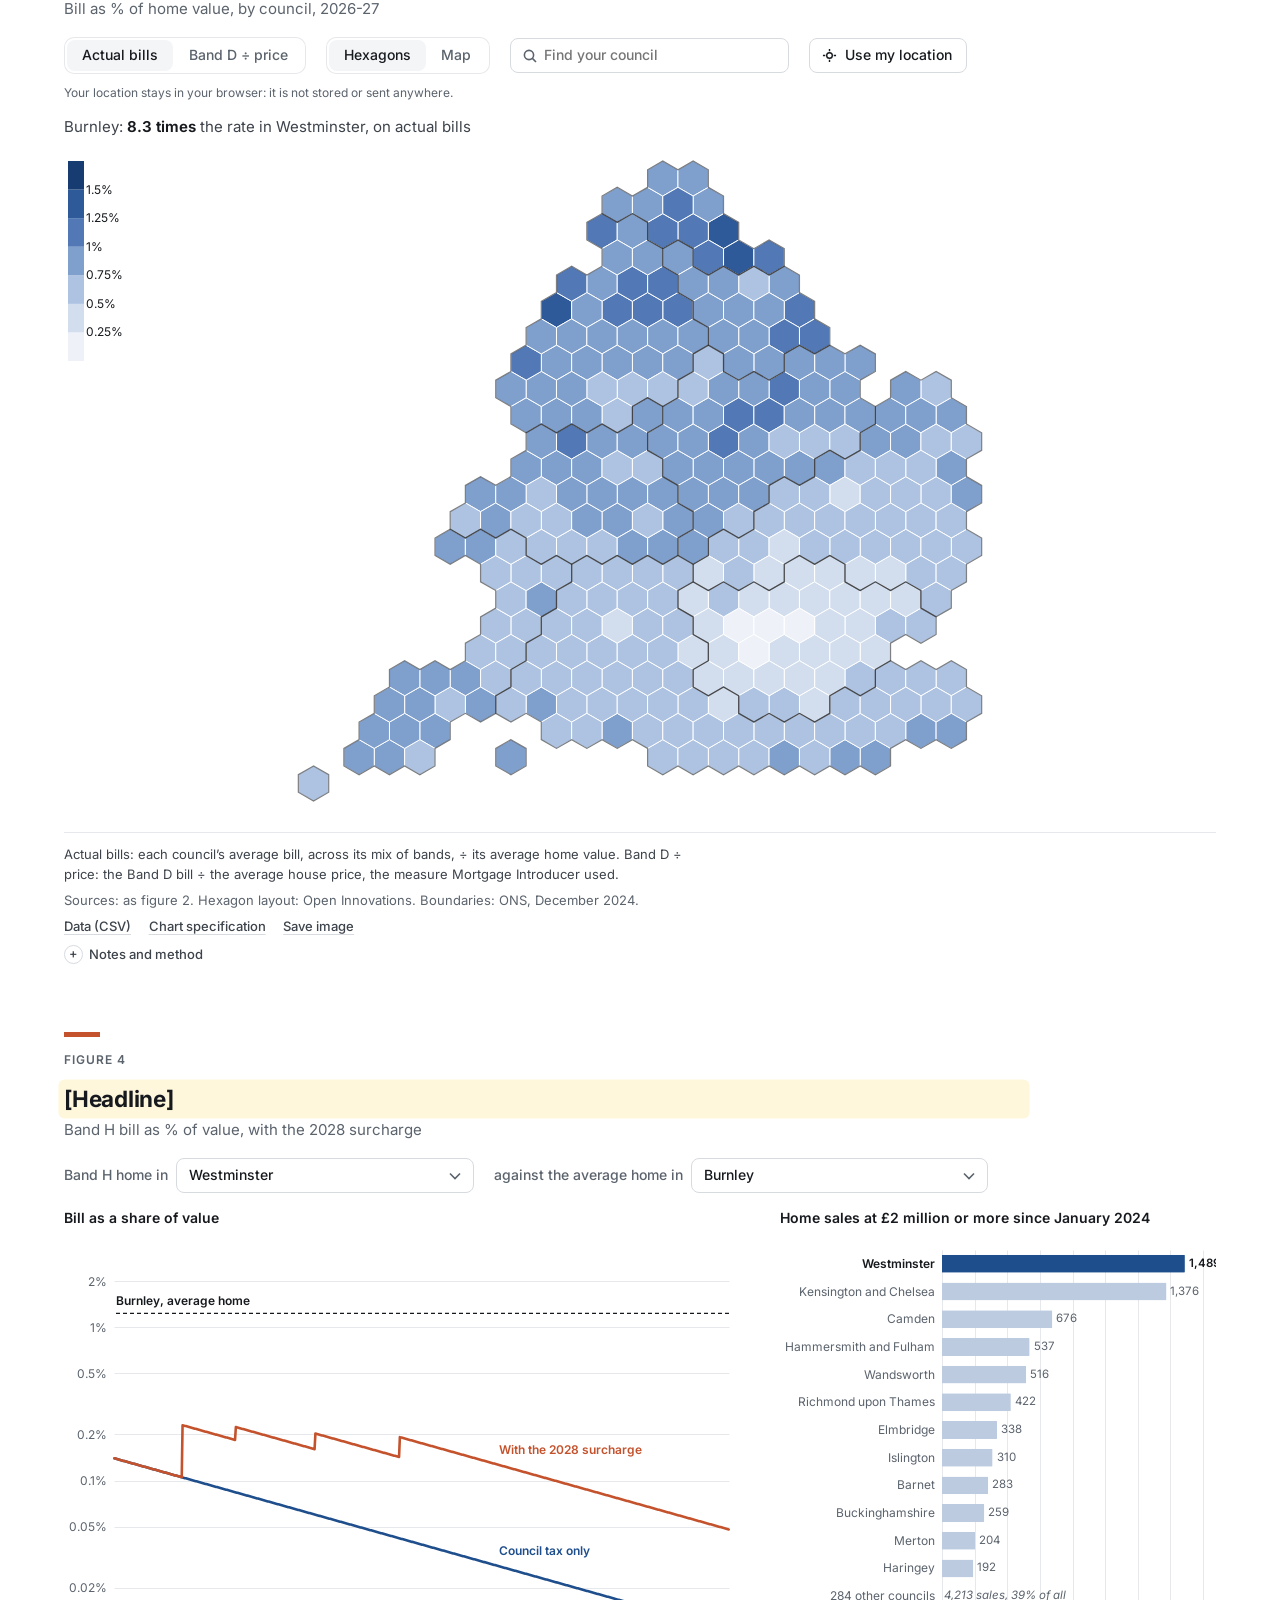
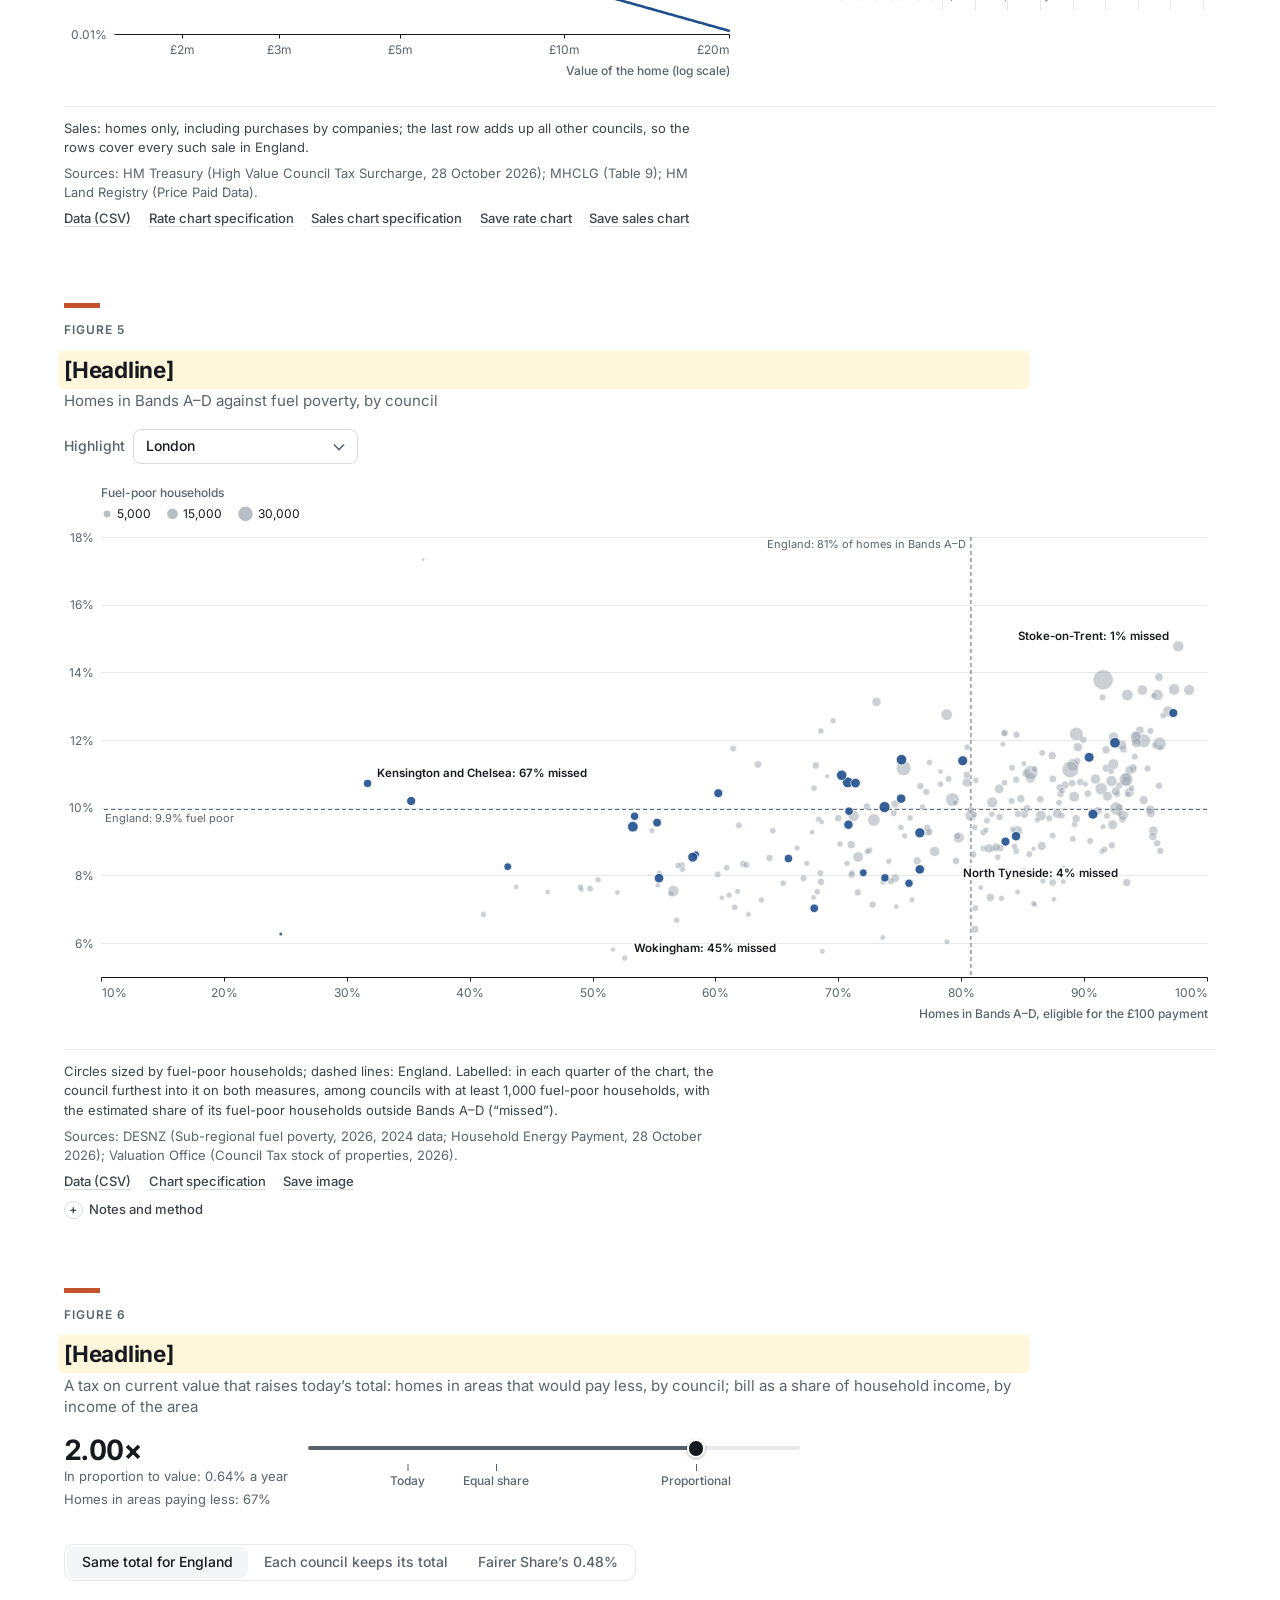
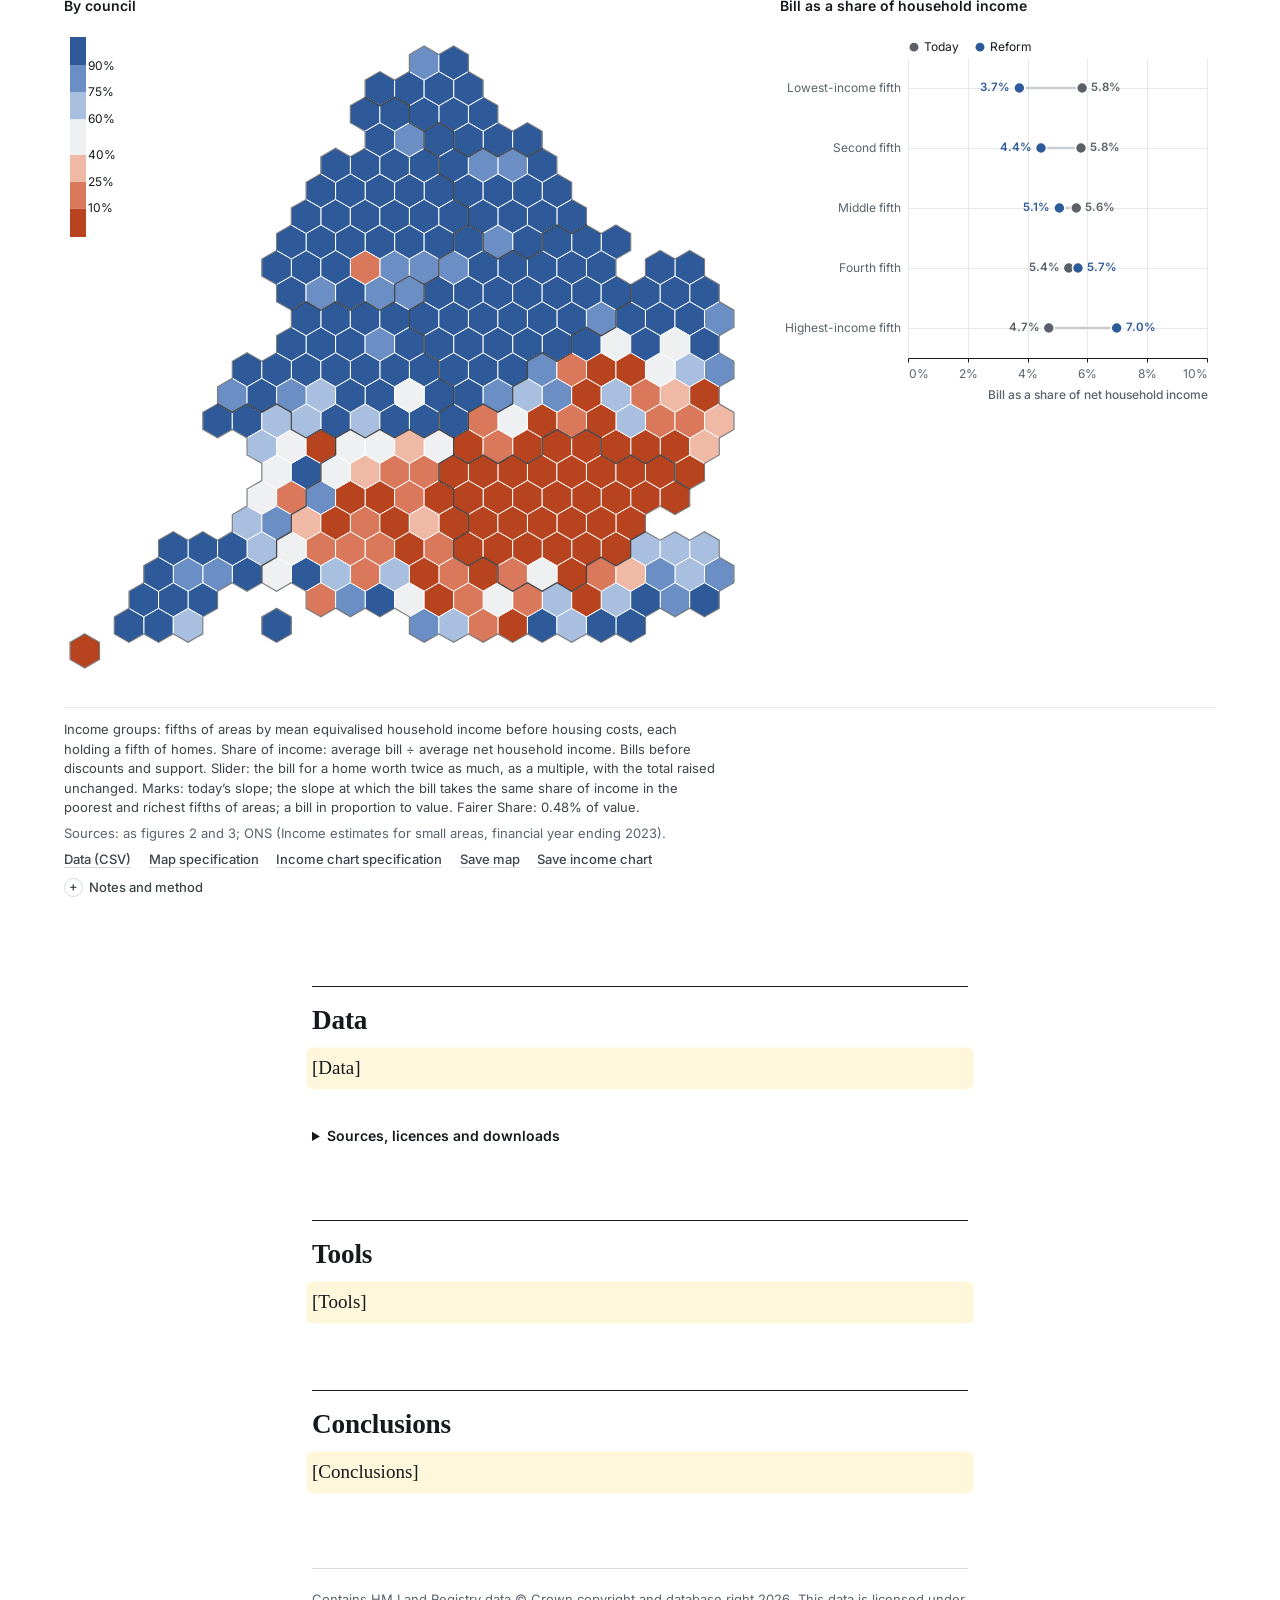
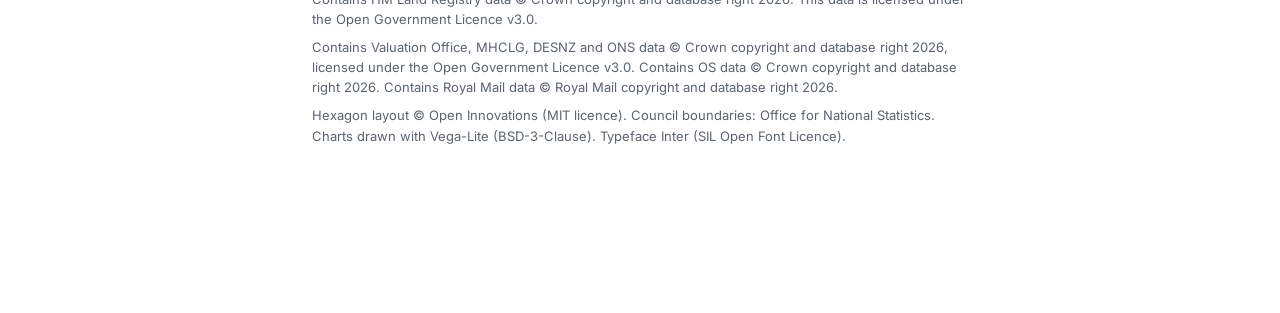
<file: project.html>
<!DOCTYPE html>
<html lang="en-GB">

<head>
    <meta charset="utf-8">
    <meta name="viewport" content="width=device-width, initial-scale=1">
    <title>England’s council tax is stuck in 1991 | Jakob Kilian Bilan</title>
    <!-- Search and sharing -->
    <meta name="description" content="Interactive data project: what every small area in England pays in council tax, still based on 1991 values, against what its homes are worth today.">
    <meta name="author" content="Jakob Kilian Bilan">
    <link rel="canonical" href="https://jakobbilan.github.io/project.html">
    <meta property="og:type" content="article">
    <meta property="og:site_name" content="Jakob Kilian Bilan">
    <meta property="og:title" content="England’s council tax is stuck in 1991">
    <meta property="og:description" content="Interactive data project: what every small area in England pays in council tax, still based on 1991 values, against what its homes are worth today.">
    <meta property="og:url" content="https://jakobbilan.github.io/project.html">
    <meta property="og:image" content="https://jakobbilan.github.io/assets/social/project-card.png">
    <meta property="og:image:width" content="1200">
    <meta property="og:image:height" content="630">
    <meta property="og:image:alt" content="England’s council tax is stuck in 1991: hexagon map of council tax as a share of home value">
    <meta property="og:locale" content="en_GB">
    <meta name="twitter:card" content="summary_large_image">
    <link rel="icon" href="favicon.ico" sizes="48x48">
    <link rel="icon" href="assets/icons/favicon.svg" type="image/svg+xml">
    <link rel="icon" href="assets/icons/favicon-96.png" type="image/png" sizes="96x96">
    <link rel="apple-touch-icon" href="assets/icons/apple-touch-icon.png">
    <meta name="theme-color" content="#ffffff">
    <script type="application/ld+json">
    {
      "@context": "https://schema.org",
      "@graph": [
        {
          "@type": "Person",
          "@id": "https://jakobbilan.github.io/#person",
          "name": "Jakob Kilian Bilan",
          "url": "https://jakobbilan.github.io/",
          "sameAs": [
            "https://www.linkedin.com/in/jakob-kilian-bilan-1225412a6/",
            "https://github.com/jakobbilan"
          ]
        },
        {
          "@type": "Article",
          "@id": "https://jakobbilan.github.io/project.html#article",
          "headline": "England’s council tax is stuck in 1991",
          "description": "Interactive data project: what every small area in England pays in council tax, still based on 1991 values, against what its homes are worth today.",
          "author": {
            "@id": "https://jakobbilan.github.io/#person"
          },
          "datePublished": "2026-11-03",
          "dateModified": "2026-11-03",
          "inLanguage": "en-GB",
          "image": "https://jakobbilan.github.io/assets/social/project-card.png",
          "mainEntityOfPage": "https://jakobbilan.github.io/project.html",
          "about": [
            "Council tax",
            "Property taxation",
            "Public finance",
            "England"
          ],
          "isPartOf": {
            "@id": "https://jakobbilan.github.io/#website"
          }
        },
        {
          "@type": "Dataset",
          "@id": "https://jakobbilan.github.io/project.html#dataset",
          "name": "Council tax against home values in England, by small area and council, 2026-27",
          "description": "Average council tax bill before discounts, average home value and the bill as a share of value for each of England’s 6,856 middle-layer super output areas and 296 councils, built from Valuation Office band counts, MHCLG Band D levels for 2026-27 and HM Land Registry sales from January 2024, indexed to current prices. Rebuilt automatically twice a month.",
          "creator": {
            "@id": "https://jakobbilan.github.io/#person"
          },
          "url": "https://jakobbilan.github.io/project.html",
          "isAccessibleForFree": true,
          "inLanguage": "en-GB",
          "keywords": [
            "council tax",
            "property tax",
            "house prices",
            "England",
            "MSOA",
            "local government finance",
            "revaluation"
          ],
          "spatialCoverage": {
            "@type": "Place",
            "name": "England"
          },
          "temporalCoverage": "2024-01/2026-08",
          "variableMeasured": [
            "Average council tax bill before discounts",
            "Average home value",
            "Council tax as a share of home value"
          ],
          "isBasedOn": [
            "https://www.gov.uk/government/statistics/council-tax-stock-of-properties-2026",
            "https://www.gov.uk/government/statistics/council-tax-levels-set-by-local-authorities-in-england-2026-to-2027",
            "https://www.gov.uk/government/statistical-data-sets/price-paid-data-downloads"
          ],
          "distribution": [
            {
              "@type": "DataDownload",
              "encodingFormat": "text/csv",
              "name": "By council",
              "contentUrl": "https://jakobbilan.github.io/project/data/councils.csv"
            },
            {
              "@type": "DataDownload",
              "encodingFormat": "text/csv",
              "name": "By small area (MSOA)",
              "contentUrl": "https://jakobbilan.github.io/project/data/msoa.csv"
            },
            {
              "@type": "DataDownload",
              "encodingFormat": "text/csv",
              "name": "Regional house prices since 1995",
              "contentUrl": "https://jakobbilan.github.io/project/data/regions.csv"
            },
            {
              "@type": "DataDownload",
              "encodingFormat": "text/csv",
              "name": "Rate by home value",
              "contentUrl": "https://jakobbilan.github.io/project/data/msoa_bins.csv"
            }
          ]
        }
      ]
    }
    </script>
    <link rel="preload" href="project/fonts/inter-latin-wght-normal.woff2" as="font" type="font/woff2" crossorigin>
    <link rel="stylesheet" href="style.css">
    <link rel="stylesheet" href="project/css/project.css">

    <!-- Vega, Vega-Lite and vega-embed, pinned and served from this repository -->
    <script src="project/vendor/vega-5.33.1.min.js" defer></script>
    <script src="project/vendor/vega-lite-5.23.0.min.js" defer></script>
    <script src="project/vendor/vega-embed-6.29.0.min.js" defer></script>
    <script src="project/js/project.js" defer></script>
</head>

<body class="project-page">
    <div class="progress" aria-hidden="true"></div>

    <!-- Site header, same on every page; aria-current marks Projects, the parent page -->
    <header>
        <a class="site-name" href="index.html">Jakob Kilian Bilan</a>
        <nav>
            <a href="index.html">Home</a>
            <a href="research.html">Research</a>
            <a href="cv.html">CV</a>
            <a href="projects.html" aria-current="true">Projects</a>
            <a href="contact.html">Contact</a>
        </nav>
    </header>

    <main class="project" id="top">
        <!-- Opening: kicker, headline, standfirst, byline -->
        <div class="hero">
            <p class="breadcrumb"><a href="projects.html">Projects</a> / Project</p>
            <p class="kicker">PP434 data project · 2026/27</p>
            <h1>England’s council tax is stuck in 1991</h1>
            <p class="standfirst">England’s council tax still rests on what homes were worth in April 1991. Using <span data-stat="facts.data.sales" data-format="millions">1.8m</span> recent sales, this project compares what homes in <span data-stat="facts.data.areas" data-format="int">6,856</span> small areas pay with what they are worth today, and makes the case for revaluation.</p>
            <p class="byline">Data updated <time data-stat="built" data-format="date">5 November 2026</time> ·
                <a href="https://github.com/jakobbilan/jakobbilan.github.io/tree/main/pipeline">Code and data on GitHub</a></p>
        </div>

        <!-- Lead photographs: an ordinary terrace in Burnley and a stucco terrace in Westminster. Both CC BY-SA 2.0
             via Geograph; the page crops them to one shape on screen, and the files themselves are unaltered -->
        <figure class="lead-photos wide">
            <div class="pair">
                <img src="project/img/ridge-row-burnley.jpg" width="640" height="427"
                    alt="A terrace of stone houses on Ridge Row, Burnley">
                <img src="project/img/eaton-square-westminster.jpg" width="640" height="493"
                    alt="The white stucco terrace at 103–118 Eaton Square, Belgravia, in the City of Westminster">
            </div>
            <figcaption>Ridge Row, Burnley (left), and 103–118 Eaton Square, Westminster (right). Photos:
                <a href="https://www.geograph.org.uk/photo/553489">Dr Neil Clifton</a> and
                <a href="https://www.geograph.org.uk/photo/4751908">Stephen Richards</a>, via Geograph,
                <a href="https://creativecommons.org/licenses/by-sa/2.0/">CC BY-SA 2.0</a>.</figcaption>
        </figure>

        <!-- Section links, pinned to the top while reading -->
        <nav class="contents full" aria-label="Sections">
            <ol>
                <li><a href="#aims">Aims</a></li>
                <li><a class="figure-link" href="#figure-1">Figure 1</a></li>
                <li><a class="figure-link" href="#figure-2">2</a></li>
                <li><a class="figure-link" href="#figure-3">3</a></li>
                <li><a class="figure-link" href="#figure-4">4</a></li>
                <li><a class="figure-link" href="#figure-5">5</a></li>
                <li><a class="figure-link" href="#figure-6">6</a></li>
                <li><a href="#data">Data</a></li>
                <li><a href="#tools">Tools</a></li>
                <li><a href="#conclusions">Conclusions</a></li>
            </ol>
        </nav>

        <section id="aims" aria-labelledby="aims-title">
            <h2 id="aims-title">Aims</h2>
<p>England’s council tax bands are fixed by law at 1 April 1991 values and have never been revalued (<a href="https://www.legislation.gov.uk/ukpga/1992/14/section/5/data.html">Local Government Finance Act 1992</a>; <a href="https://ifs.org.uk/sites/default/files/output_url_files/Summary-Revaluation-and-reform-bringing-council-tax-in-England-into-the-21st-century.pdf">IFS 2020</a>). Since then, prices in London have risen faster than in any other English region, especially compared to the North East (<a href="#figure-1">figure 1</a>). Thus, bills have drifted from what homes are worth. In this project, I investigate and visualise whether a property’s bill still rises with its value, for each of <span data-stat="england.msoas" data-format="int">6,856</span> small areas in <span data-stat="sources.levels.year">2026-27</span> (<a href="#figure-2">figure 2</a>); earlier studies have found it does not (<a href="https://ifs.org.uk/sites/default/files/output_url_files/Summary-Revaluation-and-reform-bringing-council-tax-in-England-into-the-21st-century.pdf">IFS 2020</a>; <a href="https://www.resolutionfoundation.org/press-releases/its-time-to-properly-abolish-the-poll-tax-by-scrapping-council-tax/">Resolution Foundation 2018</a>; <a href="https://trustforlondon.org.uk/research/poor-tax-council-tax-london-time-reform/">IPPR 2018</a>). Further, I test four recent claims. Mortgage Introducer found council tax, relative to home values, “roughly 15 times larger” in Burnley than in Westminster (<a href="https://www.mpamag.com/uk/news/general/council-tax-by-town-full-2026-rankings-vs-house-value/583878">Mortgage Introducer 2026</a>; <a href="#figure-3">figure 3</a>). HM Treasury says its 2028 surcharge on £2m homes is “designed to address the largest inequalities” (<a href="https://www.gov.uk/government/publications/high-value-council-tax-surcharge/high-value-council-tax-surcharge">HM Treasury 2026</a>; <a href="#figure-4">figure 4</a>). The energy department says its £100 payment to Bands A–D reaches “an estimated 83% of fuel stressed households” (<a href="https://www.gov.uk/government/news/what-the-autumn-budget-2026-means-for-your-energy-bills">DESNZ 2026</a>; <a href="#figure-5">figure 5</a>). And Fairer Share says that if an annual tax of 0.48% of current values replaced council tax and stamp duty, “77% of households would pay less” (<a href="https://www.lbc.co.uk/article/mansion-tax-broken-property-tax-system-budget-opinion-5HjdkRL_2/">Fairer Share 2026</a>; <a href="#figure-6">figure 6</a>).</p>
        </section>

        <!-- Figure 1: regional prices since the valuation date -->
        <section aria-label="Figure 1">
            <figure class="chart wide" id="figure-1" aria-labelledby="title-1">
                <div class="chart-head">
                    <p class="chart-number">Figure 1</p>
                    <h3 class="chart-title" id="title-1">Since 1995, London prices have surged sevenfold, the North East’s fourfold.</h3>
                    <p class="chart-subtitle">Average house price by region, as a multiple of <span data-stat="regions_base" data-format="month">January 1995</span></p>
                </div>
                <div class="controls">
                    <div class="segmented" role="group" aria-label="Measure" data-chart="chart-2" data-signal="measure">
                        <button type="button" data-value="multiple" aria-pressed="true">Multiple of <span data-stat="regions_base" data-format="year">1995</span> price</button>
                        <button type="button" data-value="price" aria-pressed="false">Average price</button>
                    </div>
                </div>
                <div class="chart-body" id="chart-2" data-spec="project/charts/02-regions.vl.json" data-height="400 300"
                    role="img" aria-label="Line chart of average house prices by English region, as multiples of their starting level, London highlighted against the North East."></div>
                <footer class="chart-foot">
                    <p class="chart-key">The series starts in <span data-stat="regions_base" data-format="month">January 1995</span>, the first month every region covers; council tax bands date from April 1991.</p>
                    <p>Source: HM Land Registry, UK House Price Index (to <span data-stat="price_month" data-format="month">August 2026</span>).</p>
                    <p class="chart-actions">
                        <a href="project/data/regions.csv" download>Data (CSV)</a>
                        <a href="project/charts/02-regions.vl.json">Chart specification</a>
                        <button type="button" data-save="chart-2">Save image</button>
                    </p>
                    <details class="chart-notes">
                        <summary>Notes and method</summary>
                        <p>Prices: UK House Price Index average prices for England and its nine regions, monthly (HM Land Registry). The index adjusts for the mix of homes sold, so it corrects for changes in what was sold to track actual price change; its averages are geometric means, which sit below the simple average of sale prices. Each line divides a region’s price by its own price in <span data-stat="regions_base" data-format="month">January 1995</span>; grey lines represent the other seven regions.</p>
                    </details>
                </footer>
            </figure>
        </section>

        <!-- Figure 2: the chart stays in view while three short notes scroll past and switch its layers.
             Only .scrolly-body pins the chart, so the footer below never slides over it. -->
        <section aria-label="Figure 2">
            <figure class="chart scrolly wide" id="figure-2" data-scrolly="chart-1" aria-labelledby="title-2">
                <div class="scrolly-body">
                    <div class="scrolly-graphic">
                        <div class="chart-head">
                            <p class="chart-number">Figure 2</p>
<h3 class="chart-title" id="title-2">In the cheapest areas, council tax stands at <span data-stat="facts.fig1.cheap_rate" data-format="pct2">1.49%</span> of home value a year. In the most expensive, it is just <span data-stat="facts.fig1.dear_rate" data-format="pct2">0.25%</span>.</h3>                            <p class="chart-subtitle">Bill as % of home value, <span data-stat="england.msoas" data-format="int">6,856</span> small areas, 2026-27; log scales</p>
                        </div>
                        <div class="controls">
                            <div class="segmented" role="group" aria-label="Layers" data-chart="chart-1" data-signal="step" data-type="number">
                                <button type="button" data-value="0" aria-pressed="false">Every area</button>
                                <button type="button" data-value="1" aria-pressed="false">Burnley and Westminster</button>
                                <button type="button" data-value="2" aria-pressed="true">Flat-tax lines</button>
                            </div>
                            <label class="field">
                                <span class="visually-hidden">Highlight a council</span>
                                <input type="search" list="council-list" placeholder="Highlight a council" autocomplete="off" data-council-search data-chart="chart-1">
                            </label>
                        </div>
                        <div class="chart-body" id="chart-1" data-spec="project/charts/01-staircase.vl.json" data-height="460 340" data-fit="scrolly" data-renderer="canvas"
                            role="img" aria-label="Scatter plot of council tax as a share of home value against home value for every small area in England, with the median, which falls as values rise."></div>
                    </div>

                    <div class="steps">
                        <div class="step" data-step="0"><div><p>Each point represents one of 6,856 small areas. The line runs along the median. Thus, the more expensive the area, the smaller the share of the value that property owners must pay.</p></div></div>
                        <div class="step" data-step="1"><div><p>In Burnley, the property tax for an average home valued at £157,600 is £1,955 per year, which is 1.24% of its value. In Westminster, the average home is valued at £974,600 and pays £1,399 per year: 0.14%, or less than one-eighth of the rate in Burnley.</p></div></div>
                        <div class="step" data-step="2"><div><p>A flat rate of 0.64% of the current value would yield the same total as today. The 0.48% rate proposed by “Fairer Share” would raise three-quarters of that amount.</p></div></div>
                    </div>
                </div>

                <footer class="chart-foot">
                    <p class="chart-key">Dots: small areas. Line: median by home value; shading: middle half of areas. Bills before discounts.</p>
                    <p>Sources: Valuation Office (Council Tax stock of properties, 2026); MHCLG (Council Tax levels 2026-27, Table 9); HM Land Registry (Price Paid Data, UK House Price Index); ONS (postcode lookup).</p>
                    <p class="chart-actions">
                        <a href="project/data/msoa.csv" download>Data (CSV)</a>
                        <a href="project/charts/01-staircase.vl.json">Chart specification</a>
                        <button type="button" data-save="chart-1">Save image</button>
                    </p>
                    <details class="chart-notes">
                        <summary>Notes and method</summary>
                        <p>Bills: each council’s <span data-stat="sources.levels.year">2026-27</span> Band D (MHCLG) times the statutory band ratios (Local Government Finance Act 1992), averaged over the area’s homes by band (Valuation Office), before discounts and council tax support. Values: median prices of standard sales, <span data-stat="sales_window.0" data-format="month">January 2024</span> to <span data-stat="sales_window.1" data-format="month">July 2026</span>, brought to <span data-stat="price_month" data-format="month">August 2026</span> prices by council and property type (HM Land Registry), weighted by the area’s mix of types. Line: median across 40 groups of areas with equal numbers of homes; shading: the middle half.</p>                    </details>
                </footer>
            </figure>
        </section>

        <!-- Figure 3: hexagon map, switching between two ways of measuring the burden -->
        <section aria-label="Figure 3">
            <figure class="chart wide" id="figure-3" aria-labelledby="title-3">
                <div class="chart-head">
                    <p class="chart-number">Figure 3</p>
                    <h3 class="chart-title draft" id="title-3">[Headline]</h3>
                    <p class="chart-subtitle">Bill as % of home value, by council, <span data-stat="sources.levels.year">2026-27</span></p>
                </div>
                <div class="controls">
                    <div class="segmented" role="group" aria-label="Measure" data-chart="chart-3" data-signal="method">
                        <button type="button" data-value="mix" aria-pressed="true">Actual bills</button>
                        <button type="button" data-value="press" aria-pressed="false">Band D ÷ price</button>
                    </div>
                    <div class="segmented" role="group" aria-label="View" data-chart="chart-3" data-signal="shape">
                        <button type="button" data-value="hex" aria-pressed="true">Hexagons</button>
                        <button type="button" data-value="map" aria-pressed="false">Map</button>
                    </div>
                    <label class="field">
                        <span class="visually-hidden">Find your council</span>
                        <input type="search" list="council-list" placeholder="Find your council" autocomplete="off" data-council-search data-chart="chart-3 chart-6">
                    </label>
                    <button type="button" class="locate" data-locate>Use my location</button>
                </div>
                <p class="locate-note">Your location stays in your browser: it is not stored or sent anywhere.</p>
                <p class="chart-readout" data-gap-readout aria-live="polite"></p>
                <div class="chart-body" id="chart-3" data-spec="project/charts/03-map-rates.vl.json" data-height="640 420" data-fit="screen"
                    role="img" aria-label="Map of English councils, as equal hexagons or real boundaries, shaded by council tax as a share of home value."></div>
                <p class="council-readout" data-readout="rate" aria-live="polite" hidden></p>
                <footer class="chart-foot">
                    <p class="chart-key">Actual bills: each council’s average bill, across its mix of bands, ÷ its average home value. Band D ÷ price: the Band D bill ÷ the average house price, the measure Mortgage Introducer used.</p>
                    <p>Sources: as figure 2. Hexagon layout: Open Innovations. Boundaries: ONS, December 2024.</p>
                    <p class="chart-actions">
                        <a href="project/data/councils.csv" download>Data (CSV)</a>
                        <a href="project/charts/03-map-rates.vl.json">Chart specification</a>
                        <button type="button" data-save="chart-3">Save image</button>
                    </p>
                    <details class="chart-notes">
                        <summary>Notes and method</summary>
                        <p class="draft">[Notes: why the two measures differ]</p>
                    </details>
                </footer>
            </figure>
        </section>

        <!-- Figure 4: the 2028 surcharge, and where the homes it reaches are sold -->
        <section aria-label="Figure 4">
            <figure class="chart wide" id="figure-4" aria-labelledby="title-4">
                <div class="chart-head">
                    <p class="chart-number">Figure 4</p>
                    <h3 class="chart-title draft" id="title-4">[Headline]</h3>
                    <p class="chart-subtitle">Band H bill as % of value, with the 2028 surcharge</p>
                </div>
                <div class="controls">
                    <label class="field">Band H home in
                        <select data-councils data-default="E09000033" data-chart="chart-4a chart-4b" data-signal="council"></select>
                    </label>
                    <label class="field">against the average home in
                        <select data-councils data-default="E07000117" data-chart="chart-4a" data-signal="compare"></select>
                    </label>
                </div>
                <div class="chart-pair">
                    <div>
                        <p class="panel-title">Bill as a share of value</p>
                        <div class="chart-body" id="chart-4a" data-spec="project/charts/04a-surcharge.vl.json" data-height="380 300"
                            role="img" aria-label="Line chart: council tax on a Band H home falls as a share of value as the value rises, with and without the 2028 surcharge."></div>
                    </div>
                    <div>
                        <p class="panel-title">Home sales at £2 million or more since <span data-stat="sales_window.0" data-format="month">January 2024</span></p>
                        <div class="chart-body" id="chart-4b" data-spec="project/charts/04b-high-value.vl.json"
                            role="img" aria-label="Bar chart of home sales at two million pounds or more: the twelve councils with the most, the chosen council, and all other councils together."></div>
                    </div>
                </div>
                <footer class="chart-foot">
                    <p class="chart-key">Sales: homes only, including purchases by companies; the last row adds up all other councils, so the rows cover every such sale in England.</p>
                    <p>Sources: HM Treasury (High Value Council Tax Surcharge, 28 October 2026); MHCLG (Table 9); HM Land Registry (Price Paid Data).</p>
                    <p class="chart-actions">
                        <a href="project/data/councils.csv" download>Data (CSV)</a>
                        <a href="project/charts/04a-surcharge.vl.json">Rate chart specification</a>
                        <a href="project/charts/04b-high-value.vl.json">Sales chart specification</a>
                        <button type="button" data-save="chart-4a">Save rate chart</button>
                        <button type="button" data-save="chart-4b">Save sales chart</button>
                    </p>
                </footer>
            </figure>
        </section>

        <!-- Figure 5: the £100 energy payment by band against fuel poverty -->
        <section aria-label="Figure 5">
            <figure class="chart wide" id="figure-5" aria-labelledby="title-5">
                <div class="chart-head">
                    <p class="chart-number">Figure 5</p>
                    <h3 class="chart-title draft" id="title-5">[Headline]</h3>
                    <p class="chart-subtitle">Homes in Bands A–D against fuel poverty, by council</p>
                </div>
                <div class="controls">
                    <label class="field">Highlight
                        <select data-chart="chart-5" data-signal="region">
                            <option>North East</option>
                            <option>North West</option>
                            <option>Yorkshire and The Humber</option>
                            <option>East Midlands</option>
                            <option>West Midlands</option>
                            <option>East of England</option>
                            <option selected>London</option>
                            <option>South East</option>
                            <option>South West</option>
                        </select>
                    </label>
                </div>
                <div class="chart-body" id="chart-5" data-spec="project/charts/05-energy-payment.vl.json" data-height="440 340"
                    role="img" aria-label="Scatter plot of councils: share of homes in Bands A to D against the fuel poverty rate."></div>
                <footer class="chart-foot">
                    <p class="chart-key">Circles sized by fuel-poor households; dashed lines: England. Labelled: in each quarter of the chart, the council furthest into it on both measures, among councils with at least 1,000 fuel-poor households, with the estimated share of its fuel-poor households outside Bands A–D (“missed”).</p>
                    <p>Sources: DESNZ (Sub-regional fuel poverty, 2026, 2024 data; Household Energy Payment, 28 October 2026); Valuation Office (Council Tax stock of properties, 2026).</p>
                    <p class="chart-actions">
                        <a href="project/data/councils.csv" download>Data (CSV)</a>
                        <a href="project/charts/05-energy-payment.vl.json">Chart specification</a>
                        <button type="button" data-save="chart-5">Save image</button>
                    </p>
                    <details class="chart-notes">
                        <summary>Notes and method</summary>
                        <p class="draft">[Notes: how fuel-poor households outside Bands A–D are estimated, range around that estimate]</p>
                    </details>
                </footer>
            </figure>
        </section>

        <!-- Figure 6: what a flat tax on current values would do, at a rate the reader picks -->
        <section aria-label="Figure 6">
            <figure class="chart wide" id="figure-6" aria-labelledby="title-6">
                <div class="chart-head">
                    <p class="chart-number">Figure 6</p>
                    <h3 class="chart-title draft" id="title-6">[Headline]</h3>
                    <p class="chart-subtitle">A tax on current value that raises today’s total: homes in areas that would pay less, by council; bill as a share of household income, by income of the area</p>
                </div>
                <!-- The reform: how steeply bills rise with value (slider), and whose total it raises (buttons) -->
                <div class="controls">
                    <div class="slider">
                        <div class="slider-readout" aria-live="polite">
                            <output data-steepness>–</output>
                            <small data-revenue>–</small>
                            <small data-less>–</small>
                        </div>
                        <div class="slider-track">
                            <label class="visually-hidden" for="steepness">How many times as much a home worth twice as much pays</label>
                            <input id="steepness" type="range" min="0" max="1.25" step="0.01" value="1">
                            <div class="slider-marks">
                                <button type="button" data-theta="today">Today</button>
                                <button type="button" data-theta="equal">Equal share</button>
                                <button type="button" data-theta="1">Proportional</button>
                            </div>
                        </div>
                    </div>
                    <div class="segmented" role="group" aria-label="Revenue" data-scenarios="chart-6 chart-6b">
                        <button type="button" data-value="national" aria-pressed="true">Same total for England</button>
                        <button type="button" data-value="local" aria-pressed="false">Each council keeps its total</button>
                        <button type="button" data-value="fairer" aria-pressed="false">Fairer Share’s 0.48%</button>
                    </div>
                </div>

                <!-- Map by council, and the same flat tax by income: both follow the slider and the revenue switch -->
                <div class="chart-pair">
                    <div>
                        <p class="panel-title">By council</p>
                        <div class="chart-body" id="chart-6" data-spec="project/charts/06-flat-tax.vl.json" data-height="640 420" data-fit="screen"
                            role="img" aria-label="Hexagon map of English councils shaded by the share of homes that would pay less under a flat tax on current value."></div>
                        <p class="council-readout" data-readout="flat" aria-live="polite" hidden></p>
                    </div>
                    <div>
                        <p class="panel-title">Bill as a share of household income</p>
                        <div class="chart-body" id="chart-6b" data-spec="project/charts/06b-income.vl.json" data-height="300 260"
                            role="img" aria-label="Dot chart: council tax as a share of household income for each fifth of areas ranked by income, today and under the chosen flat tax."></div>
                    </div>
                </div>
                <footer class="chart-foot">
                    <p class="chart-key">Income groups: fifths of areas by mean equivalised household income before housing costs, each holding a fifth of homes. Share of income: average bill ÷ average net household income. Bills before discounts and support. Slider: the bill for a home worth twice as much, as a multiple, with the total raised unchanged. Marks: today’s slope; the slope at which the bill takes the same share of income in the poorest and richest fifths of areas; a bill in proportion to value. Fairer Share: 0.48% of value.</p>
                    <p>Sources: as figures 2 and 3; ONS (Income estimates for small areas, <span data-stat="sources.income.year">financial year ending 2023</span>).</p>
                    <p class="chart-actions">
                        <a href="project/data/msoa.csv" download>Data (CSV)</a>
                        <a href="project/charts/06-flat-tax.vl.json">Map specification</a>
                        <a href="project/charts/06b-income.vl.json">Income chart specification</a>
                        <button type="button" data-save="chart-6">Save map</button>
                        <button type="button" data-save="chart-6b">Save income chart</button>
                    </p>
                    <details class="chart-notes">
                        <summary>Notes and method</summary>
                        <p class="draft">[Notes: area averages, grants, what simulator leaves out]</p>
                    </details>
                </footer>
            </figure>
        </section>

        <section id="data" aria-labelledby="data-title">
            <h2 id="data-title">Data</h2>
            <p class="draft">[Data]</p>

            <details class="reference">
                <summary>Sources, licences and downloads</summary>
                <div class="table-scroll">
                    <table class="source-list">
                        <thead>
                            <tr><th>Source</th><th>Publisher</th><th>Used for</th><th>Licence</th></tr>
                        </thead>
                        <tbody>
                            <tr><td><a href="https://www.gov.uk/government/statistics/council-tax-stock-of-properties-2026">Council Tax: stock of properties</a> (CTSOP1.1, CTSOP3.1)</td><td>Valuation Office, HMRC</td><td>Homes by band and type, every small area</td><td>OGL v3.0</td></tr>
                            <tr><td><a href="https://www.gov.uk/government/statistics/council-tax-levels-set-by-local-authorities-in-england-2026-to-2027">Council Tax levels set by local authorities</a> (Table 9)</td><td>MHCLG</td><td>Area Band D by council</td><td>OGL v3.0</td></tr>
                            <tr><td><a href="https://www.gov.uk/government/statistical-data-sets/price-paid-data-downloads">Price Paid Data</a></td><td>HM Land Registry</td><td>Sale prices since January 2024</td><td>OGL v3.0</td></tr>
                            <tr><td><a href="https://www.gov.uk/government/collections/uk-house-price-index-reports">UK House Price Index</a></td><td>HM Land Registry, ONS</td><td>Bringing sales to one month; regional prices</td><td>OGL v3.0</td></tr>
                            <tr><td><a href="https://geoportal.statistics.gov.uk/">Postcode to OA, LSOA, MSOA and LAD lookup</a></td><td>ONS</td><td>Placing sales in small areas</td><td>OGL v3.0; OS and Royal Mail rights</td></tr>
                            <tr><td><a href="https://www.gov.uk/government/collections/fuel-poverty-sub-regional-statistics">Sub-regional fuel poverty</a></td><td>DESNZ</td><td>Fuel poverty by council and small area</td><td>OGL v3.0</td></tr>
                            <tr><td><a href="https://github.com/odileeds/hexmaps">Hexmaps: local authority districts 2025</a></td><td>Open Innovations</td><td>Hexagon map layout</td><td>MIT</td></tr>
                            <tr><td><a href="https://geoportal.statistics.gov.uk/">Local authority district boundaries</a> (December 2024), generalised</td><td>ONS, via Open Innovations</td><td>Real map in figure 3</td><td>OGL v3.0; OS rights</td></tr>
                            <tr><td><a href="https://www.ons.gov.uk/employmentandlabourmarket/peopleinwork/earningsandworkinghours/datasets/smallareaincomeestimatesformiddlelayersuperoutputareasenglandandwales">Income estimates for small areas</a> (<span data-stat="sources.income.year">financial year ending 2023</span>)</td><td>ONS</td><td>Income groups in figure 6</td><td>OGL v3.0</td></tr>
                        </tbody>
                    </table>
                </div>
                <p>Built files: <a href="project/data/msoa.csv" download>msoa.csv</a> · <a href="project/data/councils.csv" download>councils.csv</a> ·
                    <a href="project/data/regions.csv" download>regions.csv</a> · <a href="project/data/summary.json">summary.json</a> ·
                    <a href="project/geo/hex-lad-2025.geojson">hex-lad-2025.geojson</a> ·
                    <a href="project/geo/lad-2025-map.geojson">lad-2025-map.geojson</a></p>
                <pre><code>git clone https://github.com/jakobbilan/jakobbilan.github.io
cd jakobbilan.github.io
pip install -r requirements.txt
python -m pipeline.build</code></pre>
            </details>
        </section>

        <section id="tools" aria-labelledby="tools-title">
            <h2 id="tools-title">Tools</h2>
            <p class="draft">[Tools]</p>
        </section>

        <section id="conclusions" aria-labelledby="conclusions-title">
            <h2 id="conclusions-title">Conclusions</h2>
            <p class="draft">[Conclusions]</p>
        </section>

        <footer class="page-foot">
            <p>Contains HM Land Registry data © Crown copyright and database right 2026. This data is licensed under the Open Government Licence v3.0.</p>
            <p>Contains Valuation Office, MHCLG, DESNZ and ONS data © Crown copyright and database right 2026, licensed under the Open Government Licence v3.0.
                Contains OS data © Crown copyright and database right 2026. Contains Royal Mail data © Royal Mail copyright and database right 2026.</p>
            <p>Hexagon layout © Open Innovations (MIT licence). Council boundaries: Office for National Statistics. Charts drawn with Vega-Lite (BSD-3-Clause). Typeface Inter (SIL Open Font Licence).</p>
        </footer>

        <datalist id="council-list"></datalist>
    </main>
</body>
</html>
</file>
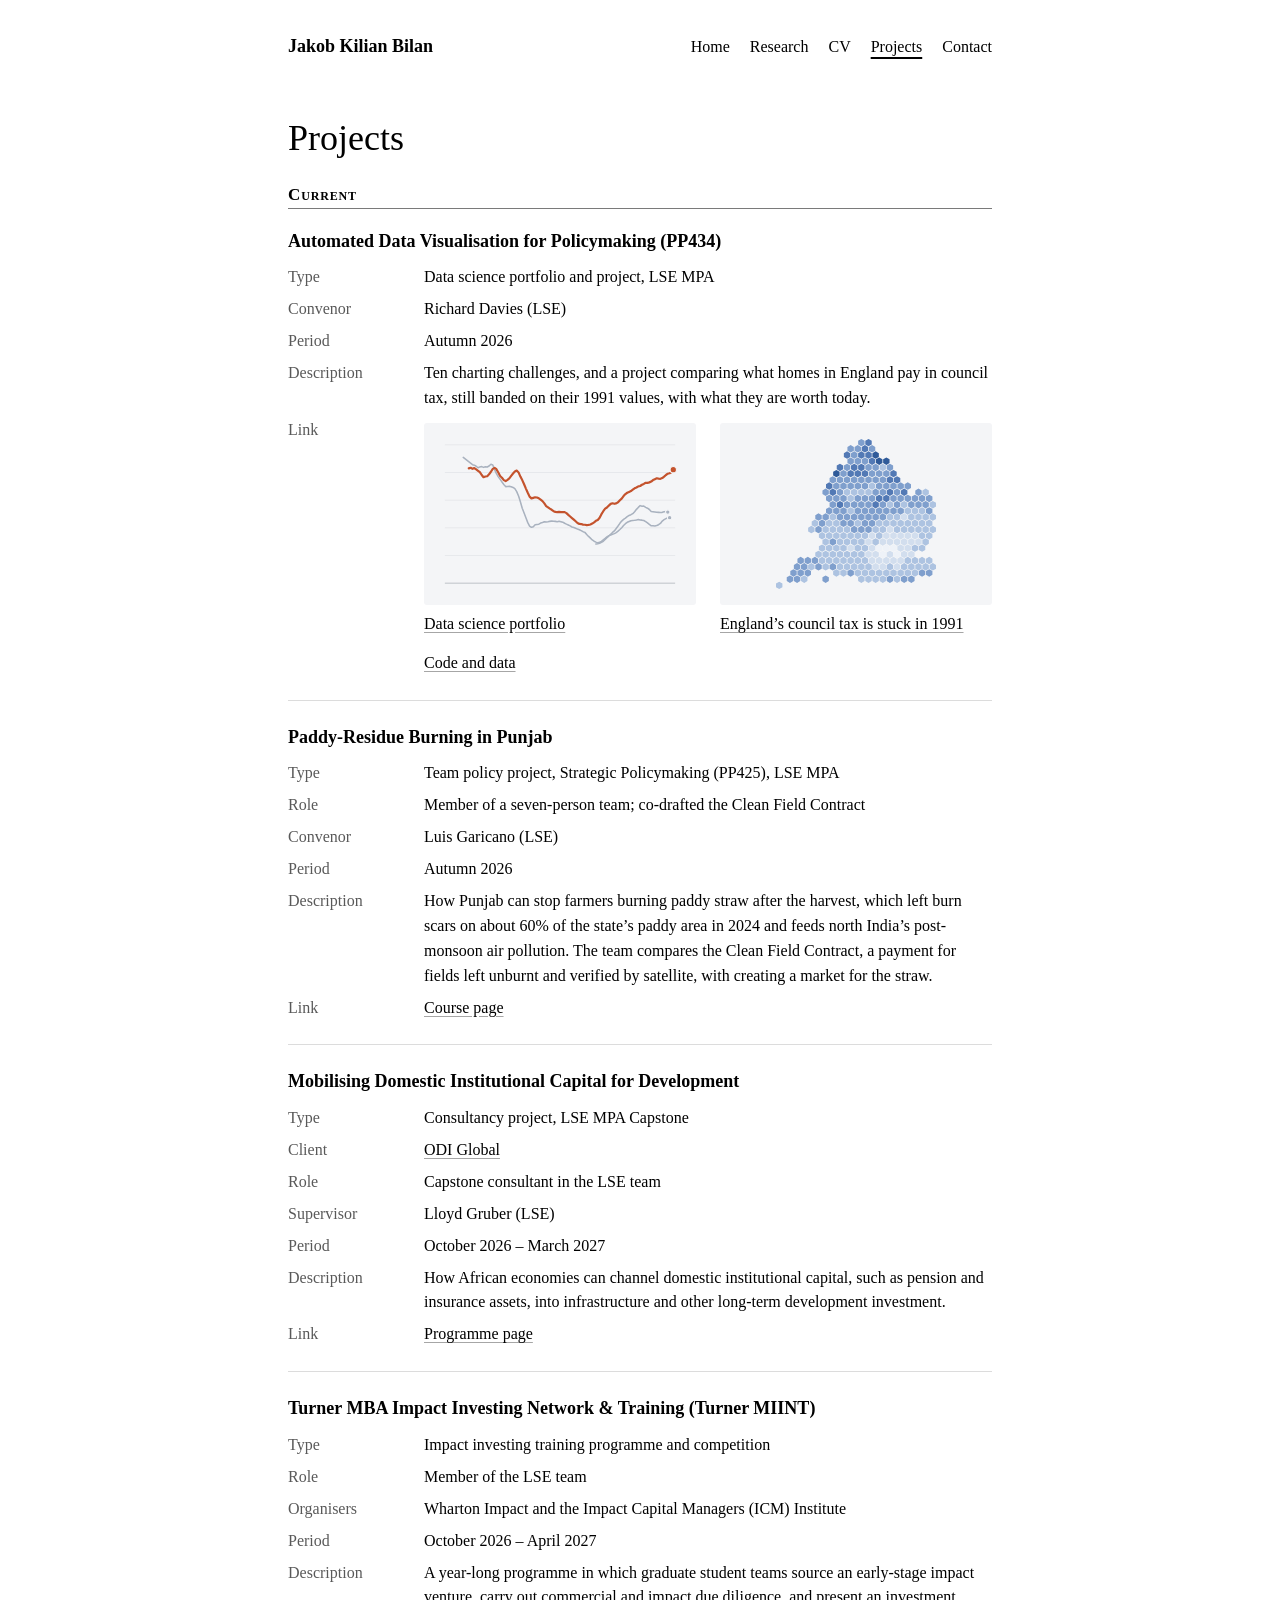
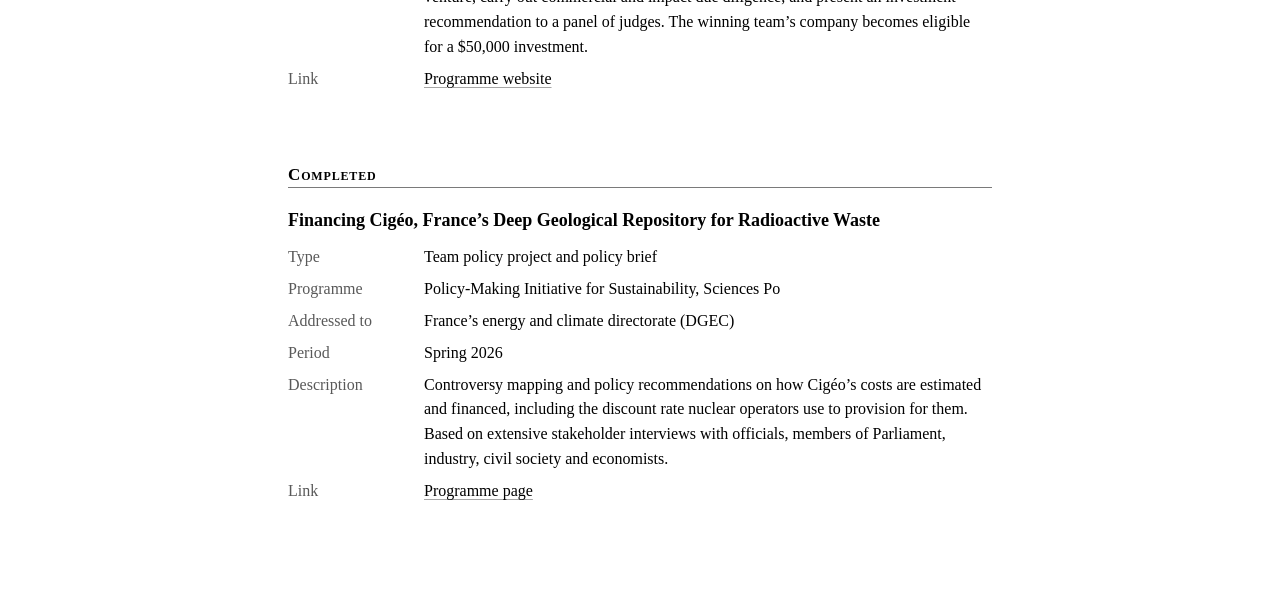
<file: projects.html>
<!DOCTYPE html>
<html lang="en">

<head>
    <meta charset="utf-8">
    <meta name="viewport" content="width=device-width, initial-scale=1">
    <title>Projects | Jakob Kilian Bilan</title>
    <!-- Search and sharing -->
    <meta name="description" content="Projects by Jakob Kilian Bilan: council tax and home values in England, crop burning in Punjab, domestic capital for development, impact investing.">
    <meta name="author" content="Jakob Kilian Bilan">
    <link rel="canonical" href="https://jakobbilan.github.io/projects.html">
    <meta property="og:type" content="website">
    <meta property="og:site_name" content="Jakob Kilian Bilan">
    <meta property="og:title" content="Projects">
    <meta property="og:description" content="Projects by Jakob Kilian Bilan: council tax and home values in England, crop burning in Punjab, domestic capital for development, impact investing.">
    <meta property="og:url" content="https://jakobbilan.github.io/projects.html">
    <meta property="og:image" content="https://jakobbilan.github.io/assets/social/site-card.png">
    <meta property="og:image:width" content="1200">
    <meta property="og:image:height" content="630">
    <meta property="og:image:alt" content="Jakob Kilian Bilan: economic policy, LSE and Sciences Po">
    <meta property="og:locale" content="en_GB">
    <meta name="twitter:card" content="summary_large_image">
    <link rel="icon" href="favicon.ico" sizes="48x48">
    <link rel="icon" href="assets/icons/favicon.svg" type="image/svg+xml">
    <link rel="icon" href="assets/icons/favicon-96.png" type="image/png" sizes="96x96">
    <link rel="apple-touch-icon" href="assets/icons/apple-touch-icon.png">
    <meta name="theme-color" content="#ffffff">
    <script type="application/ld+json">
    {
      "@context": "https://schema.org",
      "@graph": [
        {
          "@type": "Person",
          "@id": "https://jakobbilan.github.io/#person",
          "name": "Jakob Kilian Bilan",
          "url": "https://jakobbilan.github.io/",
          "sameAs": [
            "https://www.linkedin.com/in/jakob-kilian-bilan-1225412a6/",
            "https://github.com/jakobbilan"
          ]
        },
        {
          "@type": "CollectionPage",
          "@id": "https://jakobbilan.github.io/projects.html#page",
          "url": "https://jakobbilan.github.io/projects.html",
          "name": "Projects",
          "isPartOf": {
            "@id": "https://jakobbilan.github.io/#website"
          },
          "about": {
            "@id": "https://jakobbilan.github.io/#person"
          },
          "mainEntity": {
            "@type": "ItemList",
            "itemListElement": [
              {
                "@type": "ListItem",
                "position": 1,
                "item": {
                  "@type": "CreativeWork",
                  "name": "England’s council tax is stuck in 1991",
                  "url": "https://jakobbilan.github.io/project.html",
                  "author": {
                    "@id": "https://jakobbilan.github.io/#person"
                  },
                  "about": [
                    "Council tax",
                    "Property taxation",
                    "England"
                  ]
                }
              },
              {
                "@type": "ListItem",
                "position": 2,
                "item": {
                  "@type": "CreativeWork",
                  "name": "Data science portfolio",
                  "url": "https://jakobbilan.github.io/portfolio.html",
                  "author": {
                    "@id": "https://jakobbilan.github.io/#person"
                  },
                  "about": [
                    "Data visualisation",
                    "Taxation",
                    "Inequality"
                  ]
                }
              },
              {
                "@type": "ListItem",
                "position": 3,
                "item": {
                  "@type": "CreativeWork",
                  "name": "Paddy-Residue Burning in Punjab",
                  "author": {
                    "@id": "https://jakobbilan.github.io/#person"
                  },
                  "about": [
                    "Air pollution",
                    "Agricultural policy",
                    "Punjab"
                  ]
                }
              },
              {
                "@type": "ListItem",
                "position": 4,
                "item": {
                  "@type": "CreativeWork",
                  "name": "Mobilising Domestic Institutional Capital for Development",
                  "author": {
                    "@id": "https://jakobbilan.github.io/#person"
                  },
                  "about": [
                    "Development finance",
                    "Institutional investors",
                    "Africa"
                  ]
                }
              },
              {
                "@type": "ListItem",
                "position": 5,
                "item": {
                  "@type": "CreativeWork",
                  "name": "Turner MBA Impact Investing Network & Training (Turner MIINT)",
                  "author": {
                    "@id": "https://jakobbilan.github.io/#person"
                  },
                  "about": [
                    "Impact investing"
                  ]
                }
              },
              {
                "@type": "ListItem",
                "position": 6,
                "item": {
                  "@type": "CreativeWork",
                  "name": "Financing Cigéo, France’s Deep Geological Repository for Radioactive Waste",
                  "author": {
                    "@id": "https://jakobbilan.github.io/#person"
                  },
                  "about": [
                    "Nuclear waste",
                    "Public finance",
                    "France"
                  ]
                }
              }
            ]
          }
        }
      ]
    }
    </script>
    <link rel="stylesheet" href="style.css">
</head>

<body>
    <!-- Site header, same on every page; aria-current marks this page in the menu -->
    <header>
        <a class="site-name" href="index.html">Jakob Kilian Bilan</a>
        <nav>
            <a href="index.html">Home</a>
            <a href="research.html">Research</a>
            <a href="cv.html">CV</a>
            <a href="projects.html" aria-current="page">Projects</a>
            <a href="contact.html">Contact</a>
        </nav>
    </header>

    <!-- class="research": same headings and entry layout as the research page -->
    <main class="research">
        <h1>Projects</h1>

        <section>
            <h2>Current</h2>

            <!-- PP434: the two graded pages, portfolio.html and project.html, as picture
                 links in the Link field. Pictures are in assets/projects, 600 x 400 -->
            <article class="paper">
                <h3>Automated Data Visualisation for Policymaking (PP434)</h3>
                <dl class="fields">
                    <dt>Type</dt>
                    <dd>Data science portfolio and project, LSE MPA</dd>
                    <dt>Convenor</dt>
                    <dd>Richard Davies (LSE)</dd>
                    <dt>Period</dt>
                    <dd>Autumn 2026</dd>
                    <dt>Description</dt>
                    <dd>Ten charting challenges, and a project comparing what homes in England pay in council tax, still banded on their 1991 values, with what they are worth today.</dd>
                    <dt>Link</dt>
                    <dd>
                        <ul class="tiles">
                            <li class="tile">
                                <a href="portfolio.html">Data science portfolio</a>
                                <img src="assets/projects/portfolio.svg" width="600" height="400" decoding="async"
                                    alt="Line chart of the top 1% share of pre-tax national income since 1900, the United States highlighted against the United Kingdom and France">
                            </li>
                            <li class="tile">
                                <a href="project.html">England’s council tax is stuck in 1991</a>
                                <img src="assets/projects/council-tax.svg" width="600" height="400" decoding="async"
                                    alt="Hexagon map of England’s councils, shaded by council tax as a share of home value">
                            </li>
                        </ul>
                        <a href="https://github.com/jakobbilan/jakobbilan.github.io">Code and data</a>
                    </dd>
                </dl>
            </article>

            <article class="paper">
                <h3>Paddy-Residue Burning in Punjab</h3>
                <dl class="fields">
                    <dt>Type</dt>
                    <dd>Team policy project, Strategic Policymaking (PP425), LSE MPA</dd>
                    <dt>Role</dt>
                    <dd>Member of a seven-person team; co-drafted the Clean Field Contract</dd>
                    <dt>Convenor</dt>
                    <dd>Luis Garicano (LSE)</dd>
                    <dt>Period</dt>
                    <dd>Autumn 2026</dd>
                    <dt>Description</dt>
                    <dd>How Punjab can stop farmers burning paddy straw after the harvest, which left burn scars on about 60% of the state’s paddy area in 2024 and feeds north India’s post-monsoon air pollution. The team compares the Clean Field Contract, a payment for fields left unburnt and verified by satellite, with creating a market for the straw.</dd>
                    <dt>Link</dt>
                    <dd><a href="https://www.lse.ac.uk/resources/calendar2026-2027/courseGuides/PP/2026_PP425.htm">Course page</a></dd>
                </dl>
            </article>

            <article class="paper">
                <h3>Mobilising Domestic Institutional Capital for Development</h3>
                <dl class="fields">
                    <dt>Type</dt>
                    <dd>Consultancy project, LSE MPA Capstone</dd>
                    <dt>Client</dt>
                    <dd><a href="https://odi.org/">ODI Global</a></dd>
                    <dt>Role</dt>
                    <dd>Capstone consultant in the LSE team</dd>
                    <dt>Supervisor</dt>
                    <dd>Lloyd Gruber (LSE)</dd>
                    <dt>Period</dt>
                    <dd>October 2026 – March 2027</dd>
                    <dt>Description</dt>
                    <dd>How African economies can channel domestic institutional capital, such as pension and insurance assets, into infrastructure and other long-term development investment.</dd>
                    <dt>Link</dt>
                    <dd><a href="https://www.lse.ac.uk/school-of-public-policy/study/master-of-public-administration/capstone">Programme page</a></dd>
                </dl>
            </article>

            <article class="paper">
                <h3>Turner MBA Impact Investing Network &amp; Training (Turner MIINT)</h3>
                <dl class="fields">
                    <dt>Type</dt>
                    <dd>Impact investing training programme and competition</dd>
                    <dt>Role</dt>
                    <dd>Member of the LSE team</dd>
                    <dt>Organisers</dt>
                    <dd>Wharton Impact and the Impact Capital Managers (ICM) Institute</dd>
                    <dt>Period</dt>
                    <dd>October 2026 – April 2027</dd>
                    <dt>Description</dt>
                    <dd>A year-long programme in which graduate student teams source an early-stage impact venture, carry out commercial and impact due diligence, and present an investment recommendation to a panel of judges. The winning team’s company becomes eligible for a $50,000 investment.</dd>
                    <dt>Link</dt>
                    <dd><a href="https://www.turnermiint.org/">Programme website</a></dd>
                </dl>
            </article>
        </section>

        <section>
            <h2>Completed</h2>

            <article class="paper">
                <h3>Financing Cigéo, France’s Deep Geological Repository for Radioactive Waste</h3>
                <dl class="fields">
                    <dt>Type</dt>
                    <dd>Team policy project and policy brief</dd>
                    <dt>Programme</dt>
                    <dd>Policy-Making Initiative for Sustainability, Sciences Po</dd>
                    <dt>Addressed to</dt>
                    <dd>France’s energy and climate directorate (DGEC)</dd>
                    <dt>Period</dt>
                    <dd>Spring 2026</dd>
                    <dt>Description</dt>
                    <dd>Controversy mapping and policy recommendations on how Cigéo’s costs are estimated and financed, including the discount rate nuclear operators use to provision for them. Based on extensive stakeholder interviews with officials, members of Parliament, industry, civil society and economists.</dd>
                    <dt>Link</dt>
                    <dd><a href="https://www.sciencespo.fr/ecole-affaires-publiques/en/policy-lab/Policy-Making%20Initiative%20for%20Sustainability/">Programme page</a></dd>
                </dl>
            </article>
        </section>
    </main>
</body>
</html>
</file>
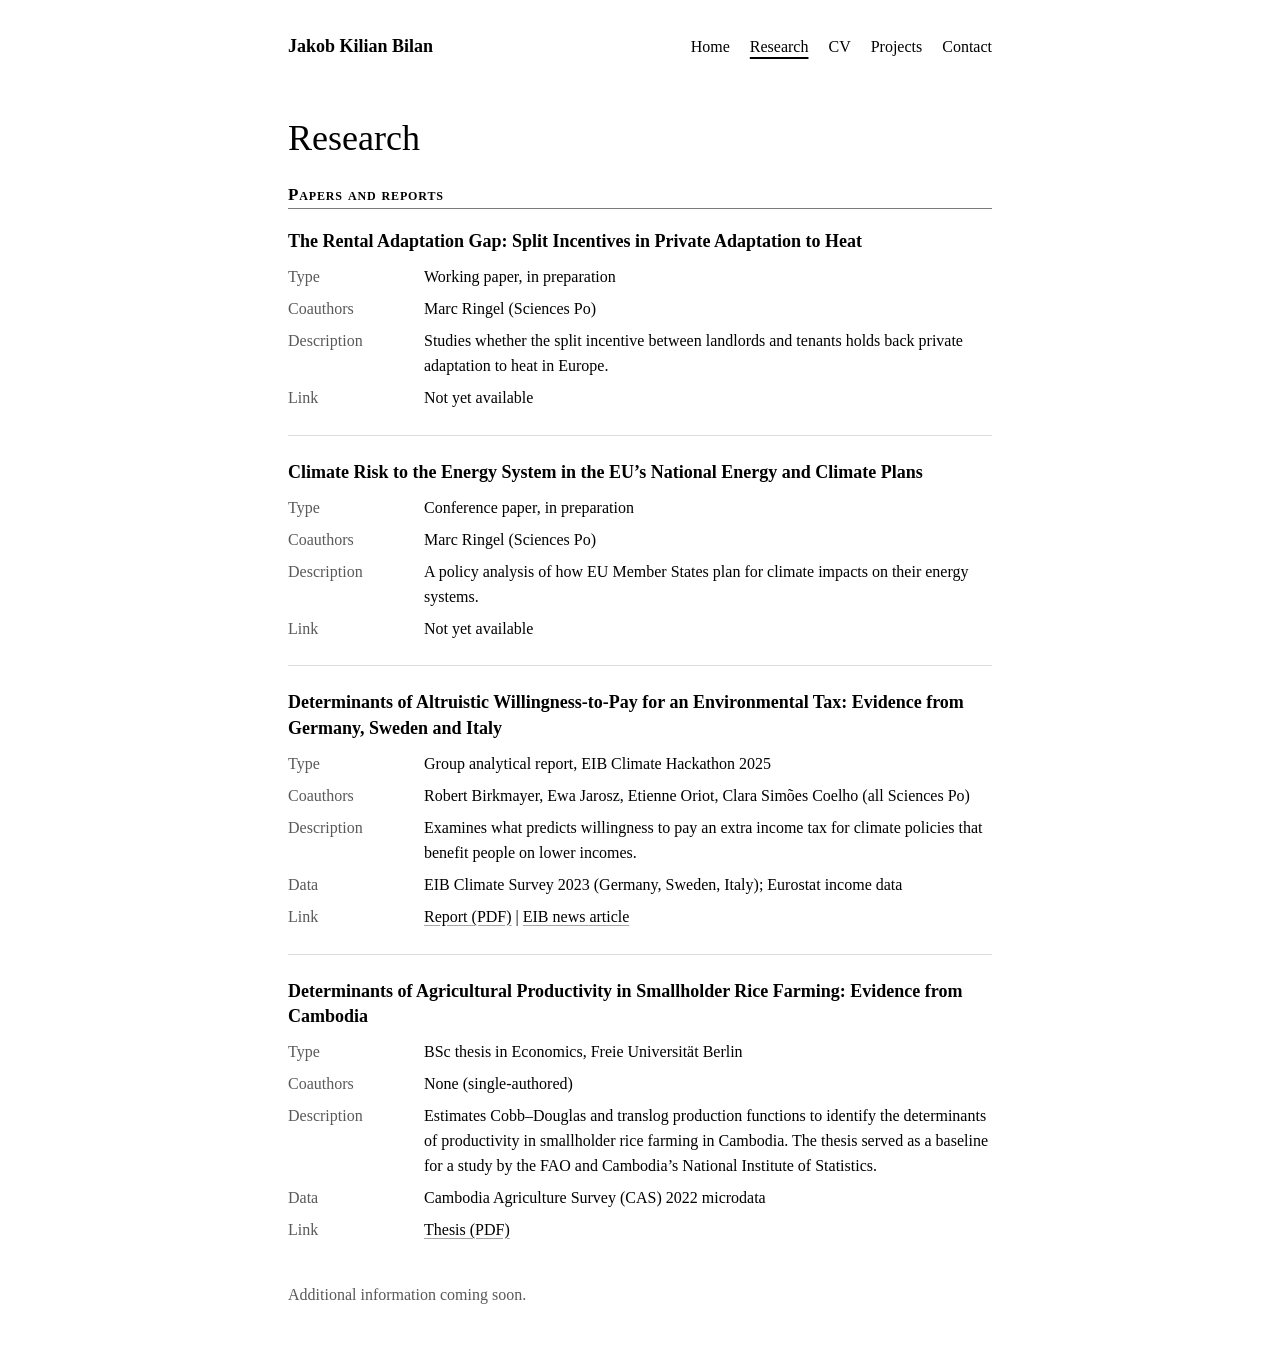
<file: research.html>
<!DOCTYPE html>
<html lang="en">

<head>
    <meta charset="utf-8">
    <meta name="viewport" content="width=device-width, initial-scale=1">
    <title>Research | Jakob Kilian Bilan</title>
    <!-- Search and sharing -->
    <meta name="description" content="Research by Jakob Kilian Bilan on heat adaptation and split incentives, climate risk in EU energy plans, environmental tax preferences and rice farming.">
    <meta name="author" content="Jakob Kilian Bilan">
    <link rel="canonical" href="https://jakobbilan.github.io/research.html">
    <meta property="og:type" content="website">
    <meta property="og:site_name" content="Jakob Kilian Bilan">
    <meta property="og:title" content="Research">
    <meta property="og:description" content="Research by Jakob Kilian Bilan on heat adaptation and split incentives, climate risk in EU energy plans, environmental tax preferences and rice farming.">
    <meta property="og:url" content="https://jakobbilan.github.io/research.html">
    <meta property="og:image" content="https://jakobbilan.github.io/assets/social/site-card.png">
    <meta property="og:image:width" content="1200">
    <meta property="og:image:height" content="630">
    <meta property="og:image:alt" content="Jakob Kilian Bilan: economic policy, LSE and Sciences Po">
    <meta property="og:locale" content="en_GB">
    <meta name="twitter:card" content="summary_large_image">
    <link rel="icon" href="favicon.ico" sizes="48x48">
    <link rel="icon" href="assets/icons/favicon.svg" type="image/svg+xml">
    <link rel="icon" href="assets/icons/favicon-96.png" type="image/png" sizes="96x96">
    <link rel="apple-touch-icon" href="assets/icons/apple-touch-icon.png">
    <meta name="theme-color" content="#ffffff">
    <script type="application/ld+json">
    {
      "@context": "https://schema.org",
      "@graph": [
        {
          "@type": "Person",
          "@id": "https://jakobbilan.github.io/#person",
          "name": "Jakob Kilian Bilan",
          "url": "https://jakobbilan.github.io/",
          "sameAs": [
            "https://www.linkedin.com/in/jakob-kilian-bilan-1225412a6/",
            "https://github.com/jakobbilan"
          ]
        },
        {
          "@type": "CollectionPage",
          "@id": "https://jakobbilan.github.io/research.html#page",
          "url": "https://jakobbilan.github.io/research.html",
          "name": "Research",
          "isPartOf": {
            "@id": "https://jakobbilan.github.io/#website"
          },
          "about": {
            "@id": "https://jakobbilan.github.io/#person"
          },
          "mainEntity": {
            "@type": "ItemList",
            "itemListElement": [
              {
                "@type": "ListItem",
                "position": 1,
                "item": {
                  "@type": "ScholarlyArticle",
                  "name": "The Rental Adaptation Gap: Split Incentives in Private Adaptation to Heat",
                  "creativeWorkStatus": "In preparation",
                  "author": [
                    {
                      "@id": "https://jakobbilan.github.io/#person"
                    },
                    {
                      "@type": "Person",
                      "name": "Marc Ringel"
                    }
                  ],
                  "about": [
                    "Climate adaptation",
                    "Split incentives",
                    "Rental housing"
                  ]
                }
              },
              {
                "@type": "ListItem",
                "position": 2,
                "item": {
                  "@type": "ScholarlyArticle",
                  "name": "Climate Risk to the Energy System in the EU’s National Energy and Climate Plans",
                  "creativeWorkStatus": "In preparation",
                  "author": [
                    {
                      "@id": "https://jakobbilan.github.io/#person"
                    },
                    {
                      "@type": "Person",
                      "name": "Marc Ringel"
                    }
                  ],
                  "about": [
                    "Climate risk",
                    "Energy systems",
                    "National Energy and Climate Plans"
                  ]
                }
              },
              {
                "@type": "ListItem",
                "position": 3,
                "item": {
                  "@type": "Report",
                  "name": "Determinants of Altruistic Willingness-to-Pay for an Environmental Tax: Evidence from Germany, Sweden and Italy",
                  "datePublished": "2025",
                  "publisher": {
                    "@type": "Organization",
                    "name": "European Investment Bank"
                  },
                  "url": "https://www.eib.org/files/documents/climate-hackathon-analytical-report-group-3.pdf",
                  "author": [
                    {
                      "@id": "https://jakobbilan.github.io/#person"
                    },
                    {
                      "@type": "Person",
                      "name": "Robert Birkmayer"
                    },
                    {
                      "@type": "Person",
                      "name": "Ewa Jarosz"
                    },
                    {
                      "@type": "Person",
                      "name": "Etienne Oriot"
                    },
                    {
                      "@type": "Person",
                      "name": "Clara Simões Coelho"
                    }
                  ],
                  "about": [
                    "Environmental taxation",
                    "Willingness to pay",
                    "EIB Climate Survey"
                  ]
                }
              },
              {
                "@type": "ListItem",
                "position": 4,
                "item": {
                  "@type": "Thesis",
                  "name": "Determinants of Agricultural Productivity in Smallholder Rice Farming: Evidence from Cambodia",
                  "inSupportOf": "BSc in Economics",
                  "sourceOrganization": {
                    "@type": "CollegeOrUniversity",
                    "name": "Freie Universität Berlin"
                  },
                  "url": "https://drive.google.com/file/d/1wbNDhF3jXeLGASztqWzpMykK9Mkp5eRM/view?usp=sharing",
                  "author": {
                    "@id": "https://jakobbilan.github.io/#person"
                  },
                  "about": [
                    "Agricultural productivity",
                    "Rice farming",
                    "Cambodia"
                  ]
                }
              }
            ]
          }
        }
      ]
    }
    </script>
    <link rel="stylesheet" href="style.css">
</head>

<body>
    <!-- Site header, same on every page; aria-current marks this page in the menu -->
    <header>
        <a class="site-name" href="index.html">Jakob Kilian Bilan</a>
        <nav>
            <a href="index.html">Home</a>
            <a href="research.html" aria-current="page">Research</a>
            <a href="cv.html">CV</a>
            <a href="projects.html">Projects</a>
            <a href="contact.html">Contact</a>
        </nav>
    </header>

    <main class="research">
        <h1>Research</h1>

        <!-- Papers and reports, newest first: title, then label | detail fields -->
        <section>
            <h2>Papers and reports</h2>

            <article class="paper">
                <h3>The Rental Adaptation Gap: Split Incentives in Private Adaptation to Heat</h3>
                <dl class="fields">
                    <dt>Type</dt>
                    <dd>Working paper, in preparation</dd>
                    <dt>Coauthors</dt>
                    <dd>Marc Ringel (Sciences Po)</dd>
                    <dt>Description</dt>
                    <dd>Studies whether the split incentive between landlords and tenants holds back private adaptation to heat in Europe.</dd>
                    <dt>Link</dt>
                    <dd>Not yet available</dd>
                </dl>
            </article>

            <article class="paper">
                <h3>Climate Risk to the Energy System in the EU’s National Energy and Climate Plans</h3>
                <dl class="fields">
                    <dt>Type</dt>
                    <dd>Conference paper, in preparation</dd>
                    <dt>Coauthors</dt>
                    <dd>Marc Ringel (Sciences Po)</dd>
                    <dt>Description</dt>
                    <dd>A policy analysis of how EU Member States plan for climate impacts on their energy systems.</dd>
                    <dt>Link</dt>
                    <dd>Not yet available</dd>
                </dl>
            </article>

            <article class="paper">
                <h3>Determinants of Altruistic Willingness-to-Pay for an Environmental Tax: Evidence from Germany, Sweden and Italy</h3>
                <dl class="fields">
                    <dt>Type</dt>
                    <dd>Group analytical report, EIB Climate Hackathon 2025</dd>
                    <dt>Coauthors</dt>
                    <dd>Robert Birkmayer, Ewa Jarosz, Etienne Oriot, Clara Simões Coelho (all Sciences Po)</dd>
                    <dt>Description</dt>
                    <dd>Examines what predicts willingness to pay an extra income tax for climate policies that benefit people on lower incomes.</dd>
                    <dt>Data</dt>
                    <dd>EIB Climate Survey 2023 (Germany, Sweden, Italy); Eurostat income data</dd>
                    <dt>Link</dt>
                    <dd><a href="https://www.eib.org/files/documents/climate-hackathon-analytical-report-group-3.pdf">Report (PDF)</a> | <a href="https://www.eib.org/en/press/news/third-group-climate-survey-hackathon-2025">EIB news article</a></dd>
                </dl>
            </article>

            <article class="paper">
                <h3>Determinants of Agricultural Productivity in Smallholder Rice Farming: Evidence from Cambodia</h3>
                <dl class="fields">
                    <dt>Type</dt>
                    <dd>BSc thesis in Economics, Freie Universität Berlin</dd>
                    <dt>Coauthors</dt>
                    <dd>None (single-authored)</dd>
                    <dt>Description</dt>
                    <dd>Estimates Cobb–Douglas and translog production functions to identify the determinants of productivity in smallholder rice farming in Cambodia. The thesis served as a baseline for a study by the FAO and Cambodia’s National Institute of Statistics.</dd>
                    <dt>Data</dt>
                    <dd>Cambodia Agriculture Survey (CAS) 2022 microdata</dd>
                    <dt>Link</dt>
                    <dd><a href="https://drive.google.com/file/d/1wbNDhF3jXeLGASztqWzpMykK9Mkp5eRM/view?usp=sharing">Thesis (PDF)</a></dd>
                </dl>
            </article>
        </section>

        <p class="closing">Additional information coming soon.</p>
    </main>
</body>
</html>
</file>
<file: style.css>
/* Page: one centred column; serif stack Charter (Apple), Sitka (Windows), Cambria */
body {
    max-width: 44rem;
    margin: 0 auto;
    padding: 2rem 1.25rem 4rem;
    font-family: Charter, "Bitstream Charter", "Sitka Text", Cambria, serif;
    font-size: 1.125rem;
    line-height: 1.6;
}

/* Header: name left, menu right; wraps on narrow screens */
header {
    display: flex;
    flex-wrap: wrap;
    justify-content: space-between;
    align-items: baseline;
    gap: 0.5rem 2rem;
    margin-bottom: 3.5rem;
}

.site-name {
    font-weight: bold;
    color: inherit;
    text-decoration: none;
}

nav {
    display: flex;
    flex-wrap: wrap;
    gap: 0.25rem 1.25rem;
    font-size: 1rem;
}

nav a {
    color: inherit;
    text-decoration: none;
    text-underline-offset: 0.3em;
}

nav a:hover {
    text-decoration: underline;
}

/* Menu link of the current page, or of the parent page on subpages */
nav a[aria-current] {
    text-decoration: underline;
    text-decoration-thickness: 2px;
}

h1 {
    font-size: 2.25rem;
    font-weight: normal;
    line-height: 1.2;
    margin: 0 0 1rem;
}

h2 {
    font-size: 1.5rem;
    font-weight: normal;
    line-height: 1.25;
    margin: 0 0 0.5rem;
}

h3 {
    font-size: 1.125rem;
    font-weight: bold;
    line-height: 1.4;
    margin: 0 0 0.6rem;
}

/* Page title with lines of details beneath */
hgroup {
    margin-bottom: 2.5rem;
}

hgroup h1 {
    margin-bottom: 0.4rem;
}

hgroup p {
    margin: 0;
    font-size: 1rem;
    color: #595959;
}

/* Links in page content: grey underline, darker on hover */
main a {
    color: inherit;
    text-decoration-color: #a6a6a6;
    text-underline-offset: 0.18em;
}

main a:hover {
    text-decoration-color: currentColor;
}

a:focus-visible {
    outline: 2px solid currentColor;
    outline-offset: 3px;
}

/* Portfolio and project pages */
.charts section {
    margin-top: 3rem;
}

/* Charts wider than the column scroll sideways */
.charts figure {
    margin: 1rem 0 0;
    max-width: 100%;
    overflow-x: auto;
}

.charts figure + figure {
    margin-top: 2rem;
}

.charts figcaption {
    margin-top: 0.5rem;
    font-size: 1rem;
    color: #595959;
}

/* Charts grouped under one challenge */
.charts section section {
    margin-top: 2rem;
}

.charts h2 + section {
    margin-top: 1.25rem;
}

/* Link back to the parent page on subpages */
.breadcrumb {
    margin: 0 0 1rem;
    font-size: 1rem;
    color: #595959;
}

/* Section headings in small caps over a rule: CV, research and projects pages */
.cv h2,
.research h2 {
    font-size: 1.0625rem;
    font-weight: bold;
    font-variant-caps: small-caps;
    letter-spacing: 0.05em;
    padding-bottom: 0.15rem;
    border-bottom: 1px solid #7a7a7a;
    margin: 2.25rem 0 0.9rem;
}

/* Research and projects pages */
.research h2 {
    margin: 3rem 0 1.25rem;
}

.research section:first-of-type h2 {
    margin-top: 1.5rem;
}

/* Grey detail lines and placeholders */
.meta {
    margin: 0;
    font-size: 1rem;
    color: #595959;
}

/* Entries on the research and projects pages, a light rule between them */
.paper {
    padding: 1.5rem 0;
}

.paper:first-of-type {
    padding-top: 0;
}

.paper + .paper {
    border-top: 1px solid #dcdcdc;
}

.paper h3 {
    margin-bottom: 0.7rem;
}

.closing {
    margin: 1rem 0 0;
    font-size: 1rem;
    color: #595959;
}

/* Label | details grids: contact page and entry fields */
.contact,
.fields {
    display: grid;
    grid-template-columns: 7rem 1fr;
    gap: 0.5rem 1.5rem;
    margin: 0;
}

.contact dt,
.fields dt {
    grid-column: 1;
    color: #595959;
}

.contact dd,
.fields dd {
    grid-column: 2;
    margin: 0;
    overflow-wrap: anywhere;
}

.fields {
    font-size: 1rem;
    line-height: 1.55;
    row-gap: 0.45rem;
}

/* CV page */
.cv {
    font-size: 1rem;
    line-height: 1.5;
}

.cv p {
    margin: 0 0 0.35rem;
}

.entry {
    margin-bottom: 0.9rem;
}

/* CV line: organisation or role left, place or dates right */
.line {
    display: grid;
    grid-template-columns: 1fr auto;
    column-gap: 1.5rem;
    align-items: baseline;
}

.line > :last-child {
    text-align: right;
    white-space: nowrap;
}

.org {
    font-weight: bold;
}

.role {
    font-style: italic;
}

/* Phones: two-column layouts become one column */
@media (max-width: 36rem) {
    .line {
        grid-template-columns: 1fr;
    }

    .line > :last-child {
        text-align: left;
    }

    .contact,
    .fields {
        grid-template-columns: 1fr;
        row-gap: 0;
    }

    .contact dt,
    .contact dd,
    .fields dt,
    .fields dd {
        grid-column: 1;
    }

    .contact dt {
        margin-top: 0.75rem;
    }

    .fields dt {
        margin-top: 0.6rem;
    }
}

/* Home page: name, then a short introduction */
.home .lede {
    font-size: 1.25rem;
    line-height: 1.55;
}

/* Projects page, PP434 entry: the portfolio and the project as picture links
   inside the Link field, side by side when the field is wide enough */
.tiles {
    list-style: none;
    margin: 0.35rem 0 0.9rem;
    padding: 0;
    display: grid;
    grid-template-columns: repeat(auto-fit, minmax(13rem, 1fr));
    gap: 1.25rem 1.5rem;
}

.tile {
    position: relative;
    display: flex;
    flex-direction: column;
}

/* Picture above its link on screen; the link stays first for screen readers */
.tile img {
    order: -1;
    display: block;
    width: 100%;
    height: auto;
    border-radius: 3px;
    margin-bottom: 0.45rem;
}

/* The link covers the whole tile, so the picture is clickable too */
.tile a::after {
    content: "";
    position: absolute;
    inset: 0;
    border-radius: 3px;
}

/* Keyboard focus outlines the whole tile, not just its link text */
.tile a:focus-visible {
    outline: none;
}

.tile a:focus-visible::after {
    outline: 2px solid currentColor;
    outline-offset: 4px;
}
</file>
<file: project/css/project.css>
/* Project page. Builds on style.css: same serif text and header, a wider grid for charts */

@font-face {
    font-family: "Inter";
    src: url("../fonts/inter-latin-wght-normal.woff2") format("woff2");
    font-weight: 100 900;
    font-style: normal;
    font-display: swap;
}

@font-face {
    font-family: "Inter";
    src: url("../fonts/inter-latin-wght-italic.woff2") format("woff2");
    font-weight: 100 900;
    font-style: italic;
    font-display: swap;
}

:root {
    color-scheme: light;
    --serif: Charter, "Bitstream Charter", "Sitka Text", Cambria, serif;
    --sans: "Inter", system-ui, -apple-system, "Segoe UI", Roboto, "Helvetica Neue", Arial, sans-serif;

    --ink: #16191d;
    --ink-2: #3d434b;
    --ink-3: #5b636d;
    --rule: #d7dbe0;
    --grid: #e6e8eb;
    --tint: #f4f5f7;
    --paper: #ffffff;
    --blue: #1f4e8c;
    --red: #c4532d;
    --draft: #fff7db;

    --gutter: 1.25rem;
    --measure: 41rem;
    --wide: 72rem;
    --nav-h: 2.75rem;
}

html {
    scroll-padding-top: calc(var(--nav-h) + 1rem);
}

body.project-page {
    max-width: none;
    margin: 0;
    padding: 0 0 5rem;
    color: var(--ink);
    background: var(--paper);
    font-size: 1.1875rem;
    line-height: 1.62;
    -webkit-text-size-adjust: 100%;
}

/* Site header from style.css, held to the width of the charts */
body.project-page > header {
    max-width: var(--wide);
    margin: 0 auto 2.5rem;
    padding: 1.5rem var(--gutter) 0;
    box-sizing: content-box;
}

/* Reading progress, a hairline across the top of the window */
.progress {
    position: fixed;
    inset: 0 0 auto;
    z-index: 30;
    height: 3px;
    background: var(--red);
    transform-origin: 0 50%;
    transform: scaleX(var(--progress, 0));
}

/* Page grid: text in a reading column, charts in a wider one, both centred */
.project {
    display: grid;
    grid-template-columns:
        [full-start] minmax(var(--gutter), 1fr)
        [wide-start] minmax(0, calc((var(--wide) - var(--measure)) / 2))
        [content-start] min(var(--measure), calc(100% - 2 * var(--gutter)))
        [content-end] minmax(0, calc((var(--wide) - var(--measure)) / 2))
        [wide-end] minmax(var(--gutter), 1fr) [full-end];
}

.project > *,
.project > section > * {
    grid-column: content;
}

.project > section {
    grid-column: full;
    display: grid;
    grid-template-columns: subgrid;
}

/* Safeguard: a section left unclosed traps every later section inside it. As subgrids they still reach the
   wide column, so figures keep their full width (.project .wide outranks these rules) */
.project section section {
    grid-column: full;
    display: grid;
    grid-template-columns: subgrid;
}

.project section section > * {
    grid-column: content;
}

.project .wide,
.project > section > .wide {
    grid-column: wide;
}

.project .full {
    grid-column: full;
}

/* Opening */
.hero {
    padding-bottom: 0;
}

.hero .breadcrumb {
    font-family: var(--sans);
    font-size: 0.875rem;
    margin-bottom: 2rem;
}

.kicker {
    margin: 0 0 0.9rem;
    font: 600 0.8125rem/1.3 var(--sans);
    letter-spacing: 0.08em;
    text-transform: uppercase;
    color: var(--red);
}

.hero h1 {
    margin: 0 0 1.1rem;
    font-family: var(--serif);
    font-size: clamp(2.25rem, 1.35rem + 3.4vw, 3.65rem);
    font-weight: 700;
    line-height: 1.07;
    letter-spacing: -0.012em;
    text-wrap: balance;
}

.standfirst {
    margin: 0 0 1.5rem;
    font-size: clamp(1.2rem, 1.05rem + 0.6vw, 1.42rem);
    line-height: 1.45;
    color: var(--ink-2);
    text-wrap: pretty;
}

.byline {
    margin: 0;
    font: 0.875rem/1.5 var(--sans);
    color: var(--ink-3);
}

.byline a {
    color: inherit;
}

/* Finding a council on the maps: by name or by location, read out under figures 3 and 6 */
.locate {
    display: inline-flex;
    flex: 0 0 auto;
    gap: 0.5rem;
    align-items: center;
    padding: 0.5rem 0.9rem 0.5rem 0.75rem;
    border: 1px solid var(--rule);
    border-radius: 8px;
    background: var(--paper);
    font: 500 0.875rem/1.2 var(--sans);
    color: var(--ink);
    cursor: pointer;
}

.locate::before {
    content: "";
    width: 0.95rem;
    height: 0.95rem;
    background: url("data:image/svg+xml,%3Csvg xmlns='http://www.w3.org/2000/svg' width='16' height='16' viewBox='0 0 16 16' fill='none' stroke='%2316191d' stroke-width='1.5'%3E%3Ccircle cx='8' cy='8' r='3'/%3E%3Cpath d='M8 1v2.5M8 12.5V15M1 8h2.5M12.5 8H15'/%3E%3C/svg%3E") center / contain no-repeat;
}

.locate:hover {
    border-color: #b9bfc6;
}

.locate[aria-busy="true"] {
    opacity: 0.6;
    cursor: progress;
}

.chart .locate-note {
    margin: -0.35rem 0 0.9rem;
    font: 0.75rem/1.4 var(--sans);
    color: var(--ink-3);
}

.chart .council-readout {
    margin: 0.6rem 0 0;
    font: 0.875rem/1.55 var(--sans);
    color: var(--ink-2);
}

.council-readout b {
    font-weight: 600;
    color: var(--ink);
}

.council-readout.is-message {
    color: var(--ink-3);
}

.council-readout[hidden] {
    display: none;
}

/* Lead photographs under the opening: two homes side by side, cropped to one shape. The width cap keeps
   Geograph's 640-pixel copies sharp on high-density screens */
.lead-photos {
    justify-self: center;
    width: 100%;
    max-width: 54rem;
    margin: 2.25rem 0 0;
}

.lead-photos .pair {
    display: grid;
    grid-template-columns: 1fr 1fr;
    gap: 0.5rem;
}

.lead-photos img {
    display: block;
    width: 100%;
    height: auto;
    aspect-ratio: 3 / 2;
    object-fit: cover;
    background: var(--tint);
}

.lead-photos figcaption {
    margin-top: 0.6rem;
    font: 0.8125rem/1.5 var(--sans);
    color: var(--ink-3);
}

@media (max-width: 40rem) {
    .lead-photos .pair {
        gap: 0.3rem;
    }
}

/* A pair with its second panel hidden (no income data in a build) gives the first the full row */
.chart-pair.is-single {
    grid-template-columns: minmax(0, 1fr);
}

/* Section links, pinned under the top edge once the reader passes the opening */
.contents {
    position: sticky;
    top: 0;
    z-index: 20;
    margin: 2.75rem 0 1rem;
    background: rgba(255, 255, 255, 0.94);
    border-top: 1px solid var(--rule);
    border-bottom: 1px solid var(--rule);
    -webkit-backdrop-filter: saturate(1.4) blur(8px);
    backdrop-filter: saturate(1.4) blur(8px);
}

.contents ol {
    display: flex;
    gap: 0.25rem 1.4rem;
    max-width: var(--wide);
    height: var(--nav-h);
    margin: 0 auto;
    padding: 0 var(--gutter);
    box-sizing: border-box;
    align-items: center;
    overflow-x: auto;
    scrollbar-width: none;
    list-style: none;
    font: 500 0.875rem/1 var(--sans);
    white-space: nowrap;
}

.contents ol::-webkit-scrollbar {
    display: none;
}

.contents a {
    display: block;
    padding: 0.85rem 0 0.7rem;
    color: var(--ink-3);
    text-decoration: none;
    border-bottom: 2px solid transparent;
}

.contents a:hover {
    color: var(--ink);
}

.contents a[aria-current="true"] {
    color: var(--ink);
    border-bottom-color: var(--red);
}

.contents .figure-link {
    font-variant-numeric: tabular-nums;
}

/* Text sections */
.project h2 {
    margin: 4.5rem 0 1rem;
    padding-top: 1.1rem;
    border-top: 1px solid var(--ink);
    font: 700 1.7rem/1.2 var(--serif);
    letter-spacing: -0.005em;
}

#aims-title {
    margin-top: 2.5rem;
}

.project p {
    margin: 0 0 1.1rem;
}

.project section > p:last-child {
    margin-bottom: 0;
}

.project a {
    color: inherit;
    text-decoration-color: #a6a6a6;
    text-underline-offset: 0.18em;
}

.project a:hover {
    text-decoration-color: currentColor;
}

/* Text still to be written, marked so none survives to hand-in */
.draft {
    background: var(--draft);
    box-shadow: 0 0 0 0.35rem var(--draft);
    border-radius: 2px;
}

/* Figures */
.chart {
    margin: 3.25rem 0 1rem;
}

.chart::before {
    content: "";
    display: block;
    width: 2.25rem;
    height: 0.3rem;
    margin-bottom: 0.9rem;
    background: var(--red);
}

/* A figure's heading may run wider than the text column: up to about 80 characters fit on one line, and longer
   headlines wrap into balanced lines */
.chart-head {
    max-width: 60rem;
    margin: 0 0 1rem;
}

.chart-number {
    margin: 0 0 0.35rem;
    font: 600 0.75rem/1.3 var(--sans);
    letter-spacing: 0.08em;
    text-transform: uppercase;
    color: var(--ink-3);
}

.chart-title {
    margin: 0 0 0.4rem;
    font: 700 clamp(1.15rem, 1.02rem + 0.5vw, 1.4rem)/1.25 var(--sans);
    letter-spacing: -0.01em;
    text-wrap: balance;
}

.chart-subtitle {
    margin: 0;
    font: 0.9375rem/1.45 var(--sans);
    color: var(--ink-3);
}

.chart-body {
    position: relative;
    width: 100%;
}

.chart-body .vega-embed {
    display: block;
    width: 100%;
}

.chart-body .vega-embed summary {
    display: none;
}

/* Placeholder while a chart loads or if its data is missing */
.chart-status {
    display: grid;
    place-items: center;
    min-height: 16rem;
    border-radius: 6px;
    background: var(--tint);
    font: 0.875rem/1.5 var(--sans);
    color: var(--ink-3);
    text-align: center;
    padding: 1rem;
}

.chart-pair {
    display: grid;
    grid-template-columns: minmax(0, 1.55fr) minmax(0, 1fr);
    gap: 2.5rem;
}

.panel-title {
    margin: 0 0 0.6rem;
    font: 600 0.875rem/1.35 var(--sans);
    color: var(--ink);
}

.chart-foot {
    margin-top: 1rem;
    padding-top: 0.75rem;
    border-top: 1px solid var(--grid);
    font: 0.8125rem/1.5 var(--sans);
    color: var(--ink-3);
}

.chart-foot p {
    margin: 0 0 0.4rem;
}

.chart-key {
    color: var(--ink-2);
}

.chart-actions {
    display: flex;
    flex-wrap: wrap;
    gap: 0.35rem 1.1rem;
}

.chart-actions a,
.chart-actions button {
    padding: 0;
    border: 0;
    background: none;
    font: 500 0.8125rem/1.5 var(--sans);
    color: var(--ink-2);
    text-decoration: underline;
    text-decoration-color: var(--rule);
    text-underline-offset: 0.2em;
    cursor: pointer;
}

.chart-actions a:hover,
.chart-actions button:hover {
    color: var(--ink);
    text-decoration-color: currentColor;
}

.chart-notes {
    margin-top: 0.5rem;
}

.chart-notes summary {
    display: inline-flex;
    gap: 0.4rem;
    align-items: center;
    font-weight: 500;
    color: var(--ink-2);
    cursor: pointer;
    list-style: none;
}

.chart-notes summary::-webkit-details-marker {
    display: none;
}

.chart-notes summary::before {
    content: "+";
    display: inline-grid;
    place-items: center;
    width: 1.05rem;
    height: 1.05rem;
    border: 1px solid var(--rule);
    border-radius: 50%;
    font-size: 0.8rem;
    line-height: 1;
}

.chart-notes[open] summary::before {
    content: "–";
}

.chart-notes > :not(summary) {
    margin-top: 0.6rem;
    color: var(--ink-2);
}

/* Key, sources and notes keep one reading width, so each footer reads as one block */
.chart-foot > p:not(.chart-actions),
.chart-notes > :not(summary) {
    max-width: var(--measure);
}

/* Controls above charts */
.controls {
    display: flex;
    flex-wrap: wrap;
    gap: 0.75rem 1.25rem;
    align-items: center;
    margin: 0 0 1rem;
    font: 500 0.875rem/1.2 var(--sans);
}

.control-label {
    margin-right: 0.5rem;
    color: var(--ink-3);
    font-weight: 500;
}

/* Switches stay quiet beside the charts: a hairline outline, and a light tint for the chosen option */
.segmented {
    display: inline-flex;
    flex-wrap: wrap;
    padding: 3px;
    border-radius: 10px;
    background: transparent;
    box-shadow: inset 0 0 0 1px var(--grid);
}

.segmented button {
    padding: 0.45rem 0.95rem;
    border: 0;
    border-radius: 8px;
    background: transparent;
    font: inherit;
    color: var(--ink-3);
    cursor: pointer;
    transition: background-color 0.15s, color 0.15s, box-shadow 0.15s;
}

.segmented button:hover {
    color: var(--ink);
}

.segmented button[aria-pressed="true"] {
    background: var(--tint);
    color: var(--ink);
    box-shadow: none;
}

/* One line of result under a figure's controls (figure 3: the pair the press claim names) */
.chart-readout {
    margin: -0.25rem 0 0.9rem;
    font: 0.9375rem/1.4 var(--sans);
    color: var(--ink-2);
}

.chart-readout strong {
    color: var(--ink);
    font-weight: 650;
}

.field {
    display: inline-flex;
    align-items: center;
    gap: 0.5rem;
    color: var(--ink-3);
}

.field select,
.field input[type="search"] {
    min-width: 12rem;
    padding: 0.5rem 2.1rem 0.5rem 0.75rem;
    border: 1px solid var(--rule);
    border-radius: 8px;
    background-color: var(--paper);
    font: 500 0.875rem/1.2 var(--sans);
    color: var(--ink);
    -webkit-appearance: none;
    appearance: none;
}

.field select {
    background-image: url("data:image/svg+xml,%3Csvg xmlns='http://www.w3.org/2000/svg' width='12' height='8' viewBox='0 0 12 8'%3E%3Cpath d='M1 1.5l5 5 5-5' fill='none' stroke='%235b636d' stroke-width='1.6'/%3E%3C/svg%3E");
    background-repeat: no-repeat;
    background-position: right 0.75rem center;
}

.field input[type="search"] {
    padding-left: 2.1rem;
    background-image: url("data:image/svg+xml,%3Csvg xmlns='http://www.w3.org/2000/svg' width='14' height='14' viewBox='0 0 14 14'%3E%3Ccircle cx='6' cy='6' r='4.6' fill='none' stroke='%235b636d' stroke-width='1.6'/%3E%3Cpath d='M9.4 9.4L13 13' stroke='%235b636d' stroke-width='1.6'/%3E%3C/svg%3E");
    background-repeat: no-repeat;
    background-position: 0.75rem center;
}

.field select:hover,
.field input[type="search"]:hover {
    border-color: #b9bfc6;
}

/* Rate slider for the flat-tax figure */
.slider {
    flex: 1 1 100%;
    max-width: 46rem;
    display: grid;
    grid-template-columns: 14rem minmax(10rem, 1fr);
    gap: 0.35rem 1.25rem;
    align-items: center;
}

/* The readout keeps one size whatever it says, so the slider beside it never moves while it is dragged */
.slider-readout {
    grid-row: span 2;
    width: 14rem;
    min-height: 6rem;
}

.slider-readout output {
    display: block;
    font: 700 1.75rem/1 var(--sans);
    font-variant-numeric: tabular-nums;
    letter-spacing: -0.02em;
    color: var(--ink);
}

.slider-readout small {
    display: block;
    margin-top: 0.3rem;
    font: 0.8125rem/1.35 var(--sans);
    color: var(--ink-3);
}

.slider-track {
    position: relative;
    padding-bottom: 1.4rem;
}

.slider input[type="range"] {
    width: 100%;
    height: 1.6rem;
    margin: 0;
    background: transparent;
    -webkit-appearance: none;
    appearance: none;
}

/* The thumb's centre runs from half a thumb inside the left end to half a thumb inside the right, so the filled part
   of the track and the marks below it use that same path: --thumb / 2 + (100% - --thumb) * fraction */
.slider {
    --thumb: 1.15rem;
}

.slider input[type="range"]::-webkit-slider-runnable-track {
    height: 4px;
    border-radius: 2px;
    background: linear-gradient(to right, var(--ink-3) calc(var(--thumb) / 2 + (100% - var(--thumb)) * var(--f, 0.3)),
        var(--grid) 0);
}

.slider input[type="range"]::-moz-range-track {
    height: 4px;
    border-radius: 2px;
    background: var(--grid);
}

.slider input[type="range"]::-moz-range-progress {
    height: 4px;
    border-radius: 2px;
    background: var(--ink-3);
}

.slider input[type="range"]::-webkit-slider-thumb {
    box-sizing: border-box;
    width: var(--thumb);
    height: var(--thumb);
    margin-top: calc(2px - var(--thumb) / 2);
    border: 2px solid var(--paper);
    border-radius: 50%;
    background: var(--ink);
    box-shadow: 0 1px 3px rgba(22, 25, 29, 0.35);
    -webkit-appearance: none;
    appearance: none;
    cursor: grab;
}

.slider input[type="range"]::-moz-range-thumb {
    box-sizing: border-box;
    width: var(--thumb);
    height: var(--thumb);
    border: 2px solid var(--paper);
    border-radius: 50%;
    background: var(--ink);
    box-shadow: 0 1px 3px rgba(22, 25, 29, 0.35);
    cursor: grab;
}

.slider-marks {
    position: absolute;
    inset: auto 0 0;
    height: 1.3rem;
    font: 500 0.75rem/1 var(--sans);
    color: var(--ink-3);
}

.slider-marks button {
    position: absolute;
    left: calc(var(--thumb) / 2 + (100% - var(--thumb)) * var(--at, 0));
    bottom: 0;
    padding: 0.25rem 0 0;
    border: 0;
    background: none;
    font: inherit;
    color: inherit;
    white-space: nowrap;
    transform: translateX(-50%);
    cursor: pointer;
}

.slider-marks button::before {
    content: "";
    position: absolute;
    top: -0.45rem;
    left: 50%;
    width: 1px;
    height: 0.45rem;
    background: var(--ink-3);
}

.slider-marks button:hover {
    color: var(--ink);
}

/* Scrollytelling: the chart stays in view while short notes scroll past it.
   project.js sizes the chart to the window and sets --head-h when the title has to scroll away first;
   the chart is pinned inside .scrolly-body only, so the footer never slides over it. */
.scrolly-body {
    display: grid;
    grid-template-columns: minmax(0, 1fr) minmax(14rem, 18rem);
    column-gap: 2.5rem;
    align-items: start;
}

.scrolly-graphic {
    position: sticky;
    top: calc(var(--nav-h) + 0.75rem - var(--head-h, 0px));
    z-index: 2;
    background: var(--paper);
}

.steps {
    padding: 2rem 0 35vh;
}

.step {
    display: flex;
    align-items: center;
    min-height: 62vh;
}

.step > div {
    width: 100%;
    padding: 1rem 1.15rem;
    border: 1px solid var(--rule);
    border-left: 3px solid var(--rule);
    border-radius: 2px 8px 8px 2px;
    background: var(--paper);
    font-size: 1.0625rem;
    line-height: 1.5;
    transition: border-color 0.2s, box-shadow 0.2s;
}

.step.is-active > div {
    border-left-color: var(--red);
    box-shadow: 0 6px 24px rgba(22, 25, 29, 0.08);
}

.step p {
    margin: 0;
}

/* Windows too short to pin anything: chart first, notes after it */
.scrolly.is-static .scrolly-graphic {
    position: static;
}

.scrolly.is-static .steps {
    padding: 1rem 0 0;
}

.scrolly.is-static .step {
    min-height: 0;
    margin-bottom: 0.75rem;
}

/* Sources and licences */
.source-list {
    width: 100%;
    border-collapse: collapse;
    font: 0.8125rem/1.45 var(--sans);
}

.source-list th,
.source-list td {
    padding: 0.55rem 0.75rem 0.55rem 0;
    border-bottom: 1px solid var(--grid);
    text-align: left;
    vertical-align: top;
}

.source-list th {
    font-weight: 600;
    color: var(--ink-3);
}

.table-scroll {
    overflow-x: auto;
}

.reference {
    margin-top: 1.5rem;
    font-family: var(--sans);
    font-size: 0.875rem;
}

.reference summary {
    font-weight: 600;
    cursor: pointer;
}

.reference code,
.reference pre {
    font: 0.8125rem/1.5 ui-monospace, SFMono-Regular, Menlo, Consolas, monospace;
}

.reference pre {
    padding: 0.9rem 1rem;
    overflow-x: auto;
    border-radius: 6px;
    background: var(--tint);
}

.page-foot {
    margin-top: 5rem;
    padding-top: 1.25rem;
    border-top: 1px solid var(--rule);
    font: 0.8125rem/1.55 var(--sans);
    color: var(--ink-3);
}

.page-foot p {
    margin: 0 0 0.5rem;
}

/* Tooltips drawn by vega-embed */
#vg-tooltip-element.vg-tooltip.custom-theme {
    padding: 0.55rem 0.7rem;
    border: 1px solid var(--rule);
    border-radius: 8px;
    background: rgba(255, 255, 255, 0.97);
    box-shadow: 0 6px 22px rgba(22, 25, 29, 0.12);
    font: 0.8125rem/1.4 var(--sans);
    color: var(--ink);
}

#vg-tooltip-element.custom-theme table tr td.key {
    padding-right: 0.75rem;
    font-weight: 400;
    color: var(--ink-3);
    text-align: left;
}

#vg-tooltip-element.custom-theme table tr td.value {
    font-weight: 600;
    font-variant-numeric: tabular-nums;
    text-align: right;
}

.visually-hidden {
    position: absolute;
    width: 1px;
    height: 1px;
    overflow: hidden;
    clip: rect(0 0 0 0);
    white-space: nowrap;
}

:focus-visible {
    outline: 2px solid var(--blue);
    outline-offset: 2px;
}

/* Tablets and phones */
@media (max-width: 62rem) {
    /* Split screen: the chart stays at the top, notes scroll up beneath it and pass under it */
    .scrolly-body {
        grid-template-columns: minmax(0, 1fr);
    }

    .scrolly-graphic {
        padding-bottom: 0.5rem;
        box-shadow: 0 1px 0 var(--grid);
    }

    .steps {
        position: relative;
        z-index: 1;
        padding: 1.5rem 0 30vh;
    }

    .step {
        min-height: 50vh;
        align-items: flex-start;
    }

    .chart-pair {
        grid-template-columns: minmax(0, 1fr);
    }

}

@media (max-width: 40rem) {
    body.project-page {
        font-size: 1.0625rem;
    }

    .locate {
        flex: 1 1 100%;
        justify-content: center;
    }

    .controls {
        gap: 0.6rem;
    }

    .segmented {
        display: flex;
        width: 100%;
    }

    .segmented button {
        flex: 1 1 auto;
        padding: 0.5rem 0.6rem;
    }

    .field,
    .field select,
    .field input[type="search"] {
        width: 100%;
    }

    .slider {
        grid-template-columns: minmax(0, 1fr);
    }

    .slider-readout {
        grid-row: auto;
        width: auto;
    }
}

@media (prefers-reduced-motion: reduce) {
    html {
        scroll-behavior: auto;
    }

    *,
    *::before,
    *::after {
        transition: none !important;
    }
}

@media print {
    .progress,
    .contents,
    .controls,
    .chart-actions {
        display: none;
    }

    .scrolly-graphic {
        position: static;
    }

    .steps {
        padding: 0;
    }

    .step {
        min-height: 0;
    }
}
</file>
<file: css/portfolio.css>
/* Portfolio pages (portfolio.html, DevolutionDashboard.html). They use style.css and project/css/project.css,
   so they share the project page's design: serif text, Inter for charts and labels, the same figures, controls,
   tooltips and colours. This file adds only what the portfolio needs on top. */

/* The line in larger type under each challenge's heading */
.portfolio .lead {
    margin: 0 0 1rem;
    font-size: clamp(1.15rem, 1.05rem + 0.4vw, 1.3rem);
    line-height: 1.45;
    color: var(--ink-2);
    text-wrap: pretty;
}

/* Commentary the brief asks for (CC3, CC4, CC5, CC8), set off like the project's notes */
.portfolio .comment {
    margin: 1.75rem 0 0;
    padding: 1rem 1.15rem;
    border: 1px solid var(--rule);
    border-left: 3px solid var(--red);
    border-radius: 2px 8px 8px 2px;
    background: var(--paper);
    font-size: 1.0625rem;
    line-height: 1.5;
}

/* Sub-heading inside a challenge (CC5: API, scraper) */
.portfolio h3.part {
    margin: 2.5rem 0 0.25rem;
    font: 600 0.8125rem/1.3 var(--sans);
    letter-spacing: 0.08em;
    text-transform: uppercase;
    color: var(--ink-3);
}

/* CC5: functional description of the API, right under its chart */
.api {
    display: grid;
    grid-template-columns: max-content minmax(0, 1fr);
    gap: 0.55rem 1.25rem;
    margin: 1.25rem 0 0;
    font: 0.875rem/1.55 var(--sans);
    color: var(--ink-2);
}

.api dt {
    font-weight: 600;
    color: var(--ink);
}

.api dd {
    margin: 0;
    overflow-wrap: anywhere;
}

.api code {
    font: 0.8125rem/1.5 ui-monospace, SFMono-Regular, Menlo, Consolas, monospace;
}

/* Links set apart from the text: the dashboard, the notebooks */
.portfolio a.button-link {
    display: inline-flex;
    align-items: center;
    padding: 0.55rem 0.95rem;
    border: 1px solid var(--rule);
    border-radius: 8px;
    font: 500 0.875rem/1.2 var(--sans);
    color: var(--ink);
    text-decoration: none;
}

.portfolio a.button-link:hover {
    border-color: #b9bfc6;
}

.link-row {
    display: flex;
    flex-wrap: wrap;
    gap: 0.6rem 1rem;
    align-items: center;
    margin: 1.25rem 0 0;
    font: 0.875rem/1.4 var(--sans);
    color: var(--ink-3);
}

/* Controls that Vega-Lite draws for an interactive chart: above the chart, looking like the project's controls */
.chart-body .vega-embed {
    display: flex;
    flex-direction: column;
}

.chart-body .vega-bindings {
    order: -1;
    display: flex;
    flex-wrap: wrap;
    gap: 0.75rem 1.5rem;
    align-items: center;
    margin: 0 0 1rem;
    font: 500 0.875rem/1.2 var(--sans);
}

.chart-body .vega-bind label {
    display: inline-flex;
    align-items: center;
    gap: 0.6rem;
}

.chart-body .vega-bind-name {
    color: var(--ink-3);
}

.chart-body .vega-bindings select {
    min-width: 12rem;
    padding: 0.5rem 2.1rem 0.5rem 0.75rem;
    border: 1px solid var(--rule);
    border-radius: 8px;
    background: var(--paper) url("data:image/svg+xml,%3Csvg xmlns='http://www.w3.org/2000/svg' width='12' height='8' viewBox='0 0 12 8'%3E%3Cpath d='M1 1.5l5 5 5-5' fill='none' stroke='%235b636d' stroke-width='1.6'/%3E%3C/svg%3E") no-repeat right 0.75rem center;
    font: 500 0.875rem/1.2 var(--sans);
    color: var(--ink);
    -webkit-appearance: none;
    appearance: none;
    cursor: pointer;
}

.chart-body .vega-bindings select:hover {
    border-color: #b9bfc6;
}

.chart-body .vega-bindings input[type="range"] {
    width: min(16rem, 52vw);
    height: 1.6rem;
    margin: 0;
    background: transparent;
    -webkit-appearance: none;
    appearance: none;
}

/* Range track and thumb as on the project's flat-tax slider */
.chart-body .vega-bindings input[type="range"]::-webkit-slider-runnable-track {
    height: 4px;
    border-radius: 2px;
    background: var(--grid);
}

.chart-body .vega-bindings input[type="range"]::-moz-range-track {
    height: 4px;
    border-radius: 2px;
    background: var(--grid);
}

.chart-body .vega-bindings input[type="range"]::-moz-range-progress {
    height: 4px;
    border-radius: 2px;
    background: var(--ink-3);
}

.chart-body .vega-bindings input[type="range"]::-webkit-slider-thumb {
    box-sizing: border-box;
    width: 1.15rem;
    height: 1.15rem;
    margin-top: calc(2px - 0.575rem);
    border: 2px solid var(--paper);
    border-radius: 50%;
    background: var(--ink);
    box-shadow: 0 1px 3px rgba(22, 25, 29, 0.35);
    -webkit-appearance: none;
    appearance: none;
    cursor: grab;
}

.chart-body .vega-bindings input[type="range"]::-moz-range-thumb {
    box-sizing: border-box;
    width: 1.15rem;
    height: 1.15rem;
    border: 2px solid var(--paper);
    border-radius: 50%;
    background: var(--ink);
    box-shadow: 0 1px 3px rgba(22, 25, 29, 0.35);
    cursor: grab;
}

/* the number Vega-Lite prints beside a slider */
.chart-body .vega-bind label > span:last-child {
    min-width: 4.5rem;
    font-variant-numeric: tabular-nums;
    color: var(--ink);
}

/* Devolution dashboard: six small figures, 3 x 2 on computers, 2 x 3 on tablets, one column on phones */
.dash-key {
    display: flex;
    flex-wrap: wrap;
    gap: 0.4rem 1.5rem;
    margin: 0 0 1.5rem;
    font: 0.8125rem/1.5 var(--sans);
    color: var(--ink-2);
}

.swatch {
    display: inline-block;
    width: 1.4rem;
    height: 0;
    margin-right: 0.45rem;
    vertical-align: middle;
    border-top: 2.6px solid var(--red);
}

.swatch.london {
    border-top: 1.6px dashed var(--ink-3);
}

.swatch.others {
    border-top: 1.3px solid #c9ced4;
}

.swatch.mayor {
    width: 0;
    height: 0.9rem;
    margin: 0 0.6rem 0 0.3rem;
    border-top: 0;
    border-left: 1px dashed var(--ink-3);
}

.dash-grid {
    display: grid;
    grid-template-columns: repeat(3, minmax(0, 1fr));
    gap: 2.25rem 2rem;
}

.dash-cell .chart-head {
    margin-bottom: 0.6rem;
}

.dash-cell .chart-title {
    font-size: 1rem;
}

.dash-cell .chart-subtitle {
    font-size: 0.8125rem;
}

@media (max-width: 62rem) {
    .dash-grid {
        grid-template-columns: repeat(2, minmax(0, 1fr));
    }
}

@media (max-width: 40rem) {
    .dash-grid {
        grid-template-columns: minmax(0, 1fr);
    }

    .api {
        grid-template-columns: minmax(0, 1fr);
        gap: 0.2rem;
    }

    .api dd {
        margin-bottom: 0.6rem;
    }

    .chart-body .vega-bind,
    .chart-body .vega-bind label {
        width: 100%;
    }

    .chart-body .vega-bindings select {
        flex: 1 1 auto;
        min-width: 0;
    }
}

/* The project's grid gives every section display: grid, which would override the hidden attribute (CC10) */
.portfolio [hidden] {
    display: none !important;
}

/* Figure widths. The project's wide column (72rem) suits maps and two-panel figures; single charts read better
   narrower, so most figures stop at 58rem and slope or tall charts at 44rem, all centred on the page */
.portfolio .chart.wide {
    justify-self: center;
    width: 100%;
    max-width: 58rem;
}

.portfolio .chart.wide.size-s {
    max-width: 44rem;
}

.portfolio .chart.wide.size-l {
    max-width: none;
}

/* CC4: the FT's chart and the replica side by side, drawn at the same size and scaled alike */
.cc4-pair {
    display: grid;
    grid-template-columns: repeat(2, minmax(0, 1fr));
    gap: 1rem 1.5rem;
    align-items: start;
}

.cc4-pair .panel-title {
    margin-bottom: 0.5rem;
}

.cc4-pair img,
.cc4-pair .chart-body canvas,
.cc4-pair .chart-body svg {
    display: block;
    width: 100% !important;
    height: auto !important;
}

@media (max-width: 62rem) {
    .cc4-pair {
        grid-template-columns: minmax(0, 1fr);
    }
}

/* Hover cards: a short heading, then one to three values */
#vg-tooltip-element.vg-tooltip.custom-theme h2 {
    margin: 0 0 0.35rem;
    font: 600 0.8125rem/1.3 var(--sans);
    color: var(--ink);
}

#vg-tooltip-element.vg-tooltip.custom-theme table tr td {
    padding-top: 0.1rem;
    padding-bottom: 0.1rem;
}
</file>
